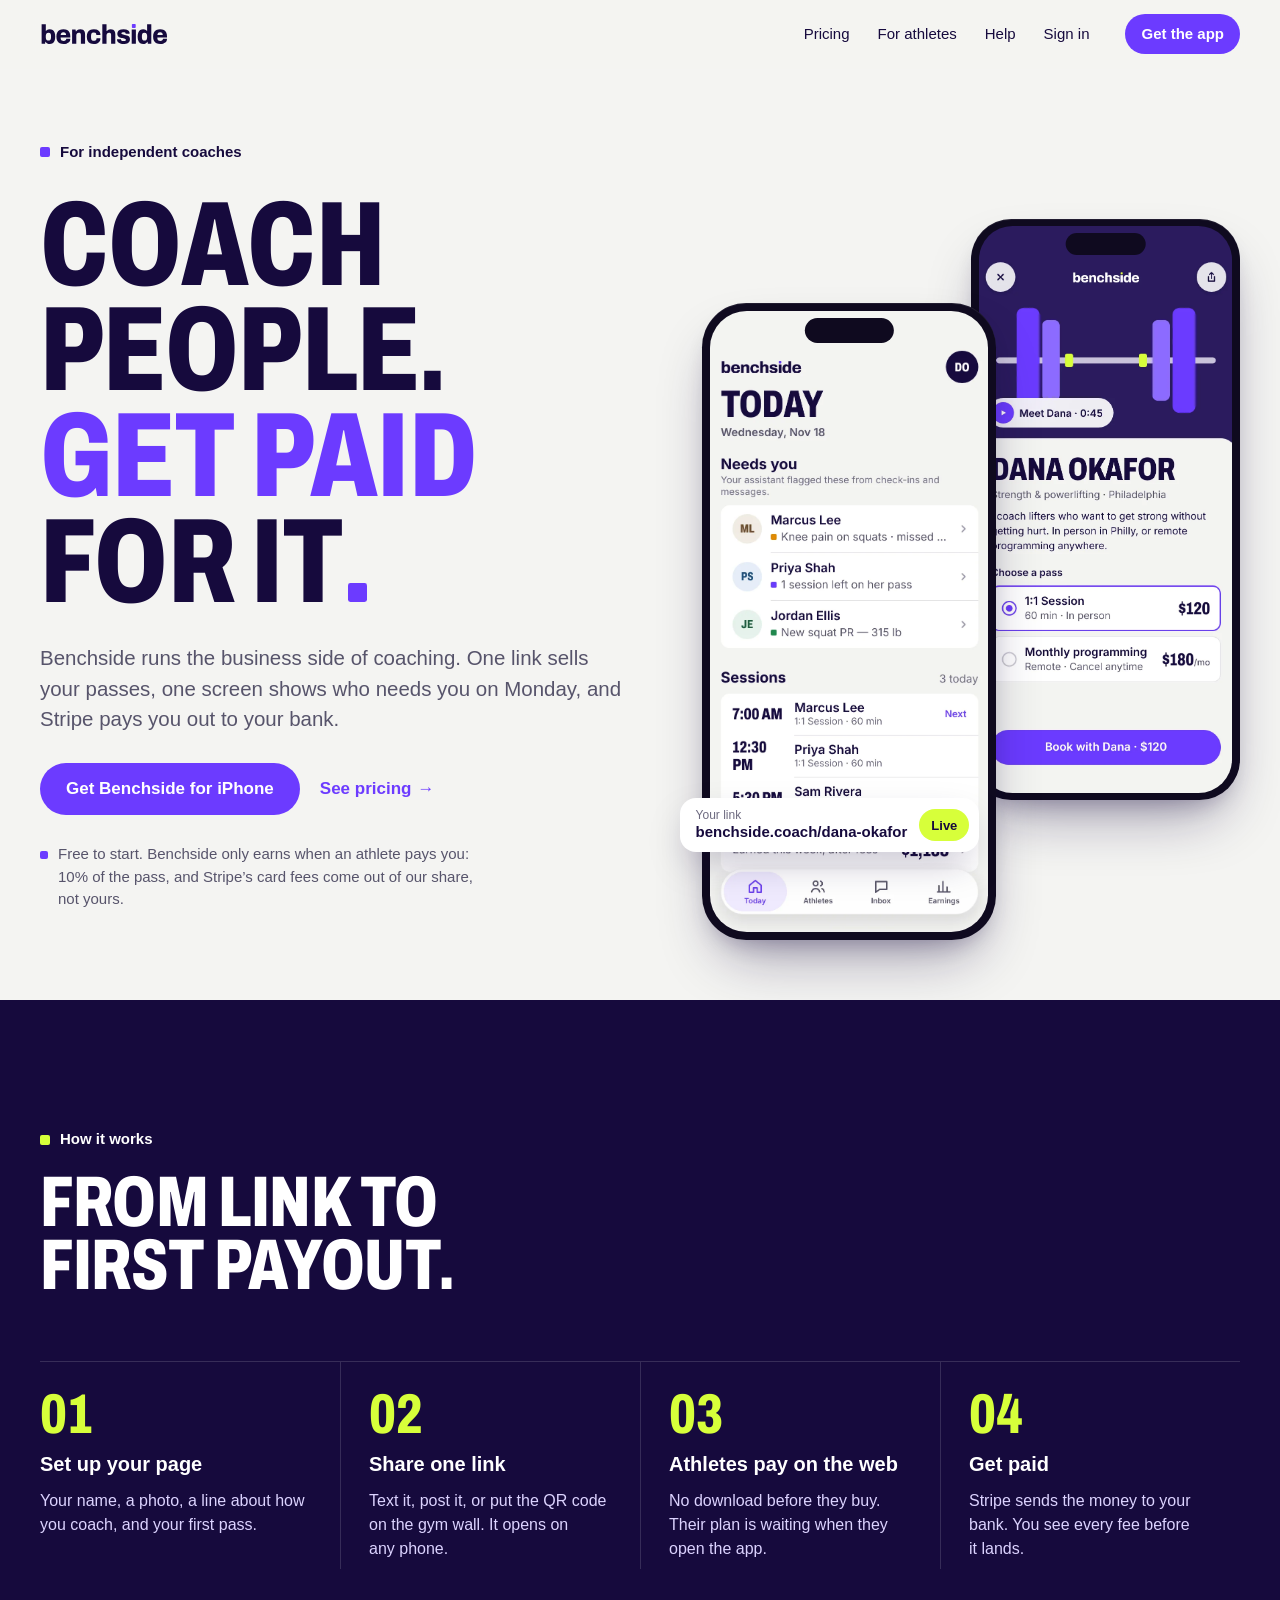
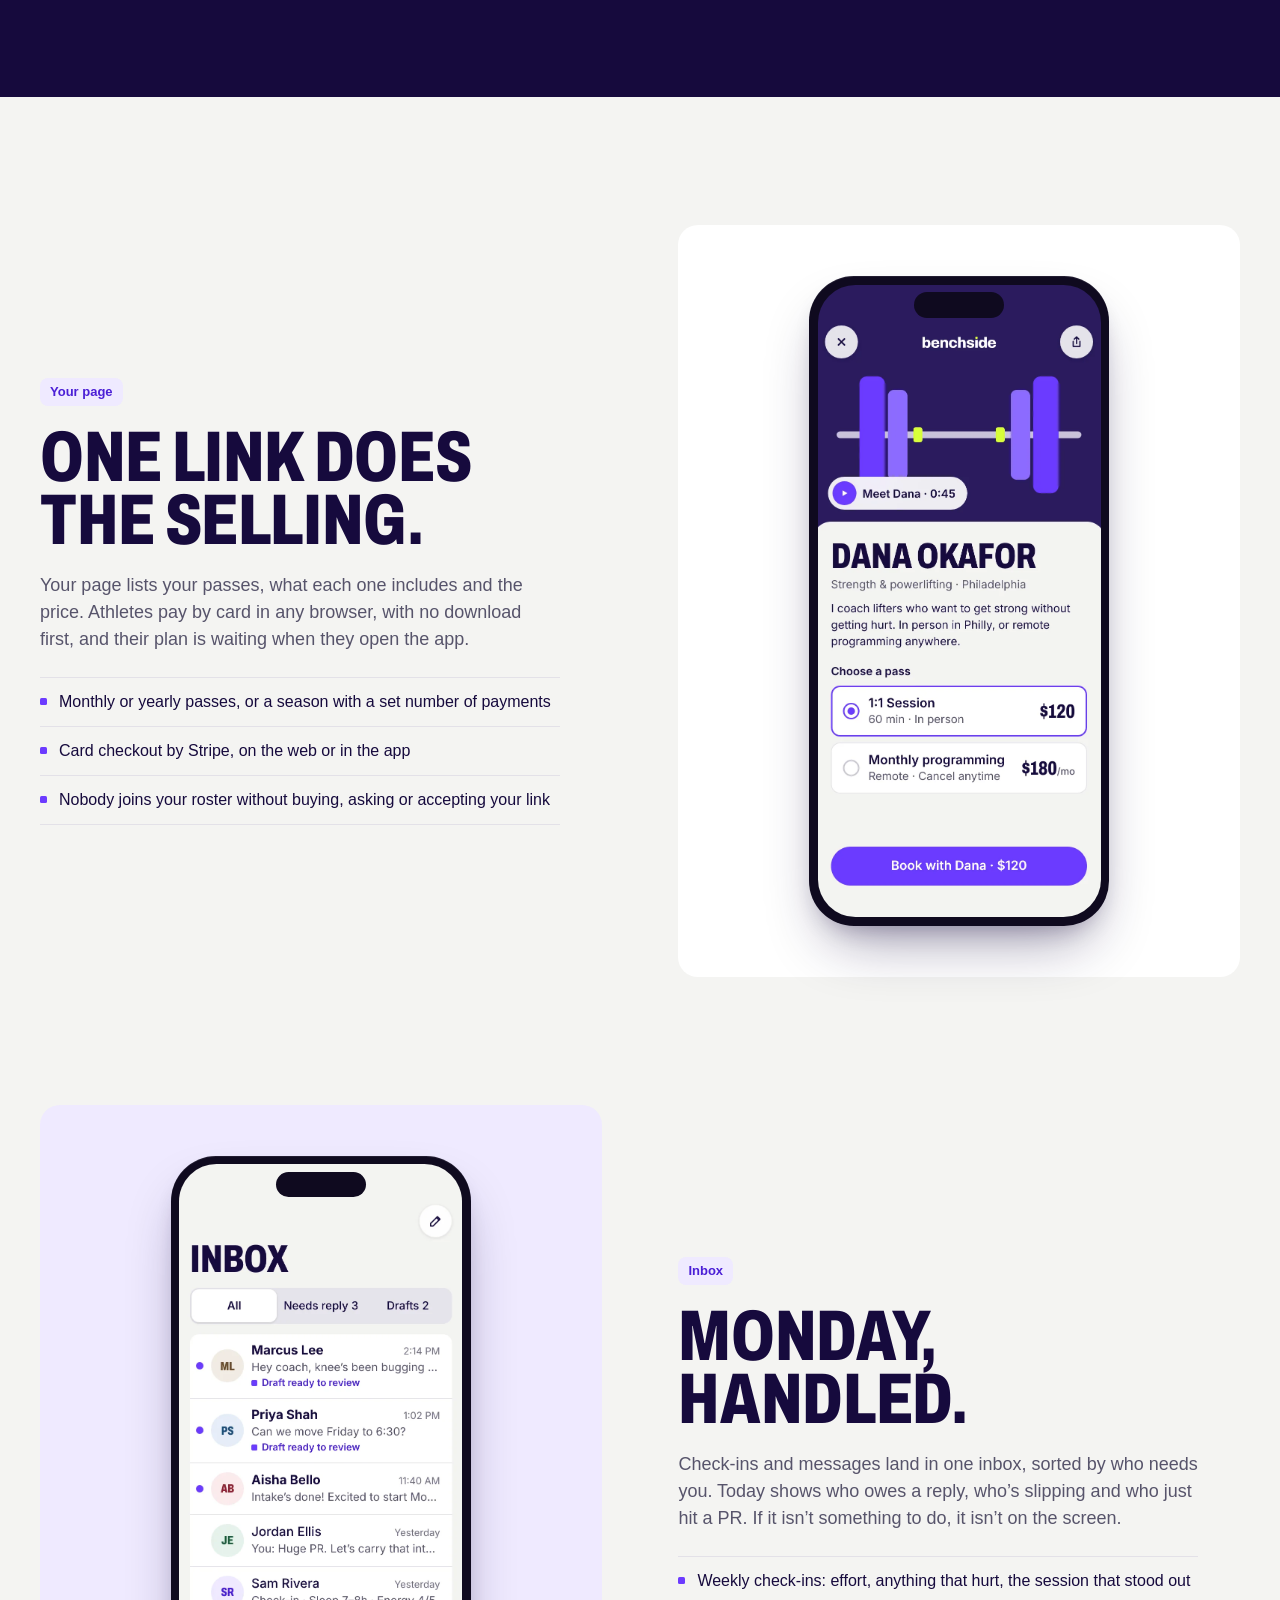
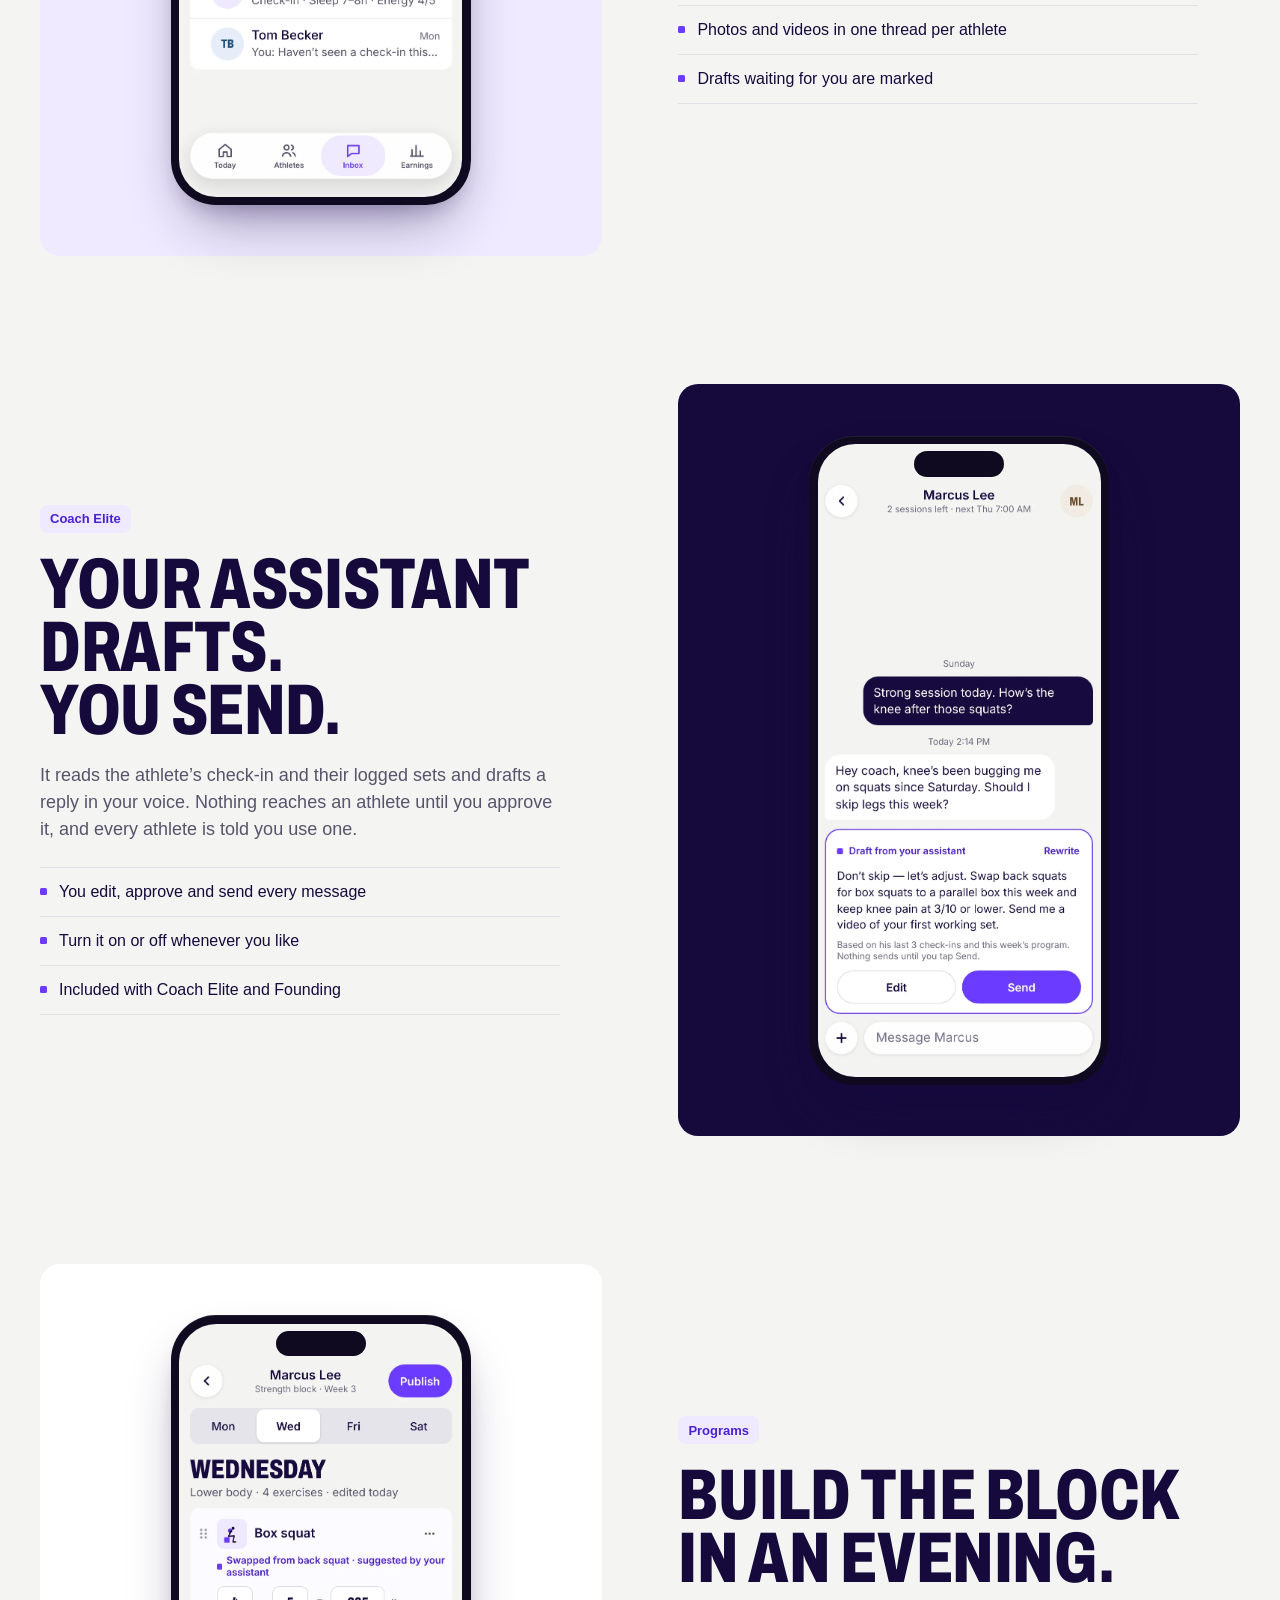
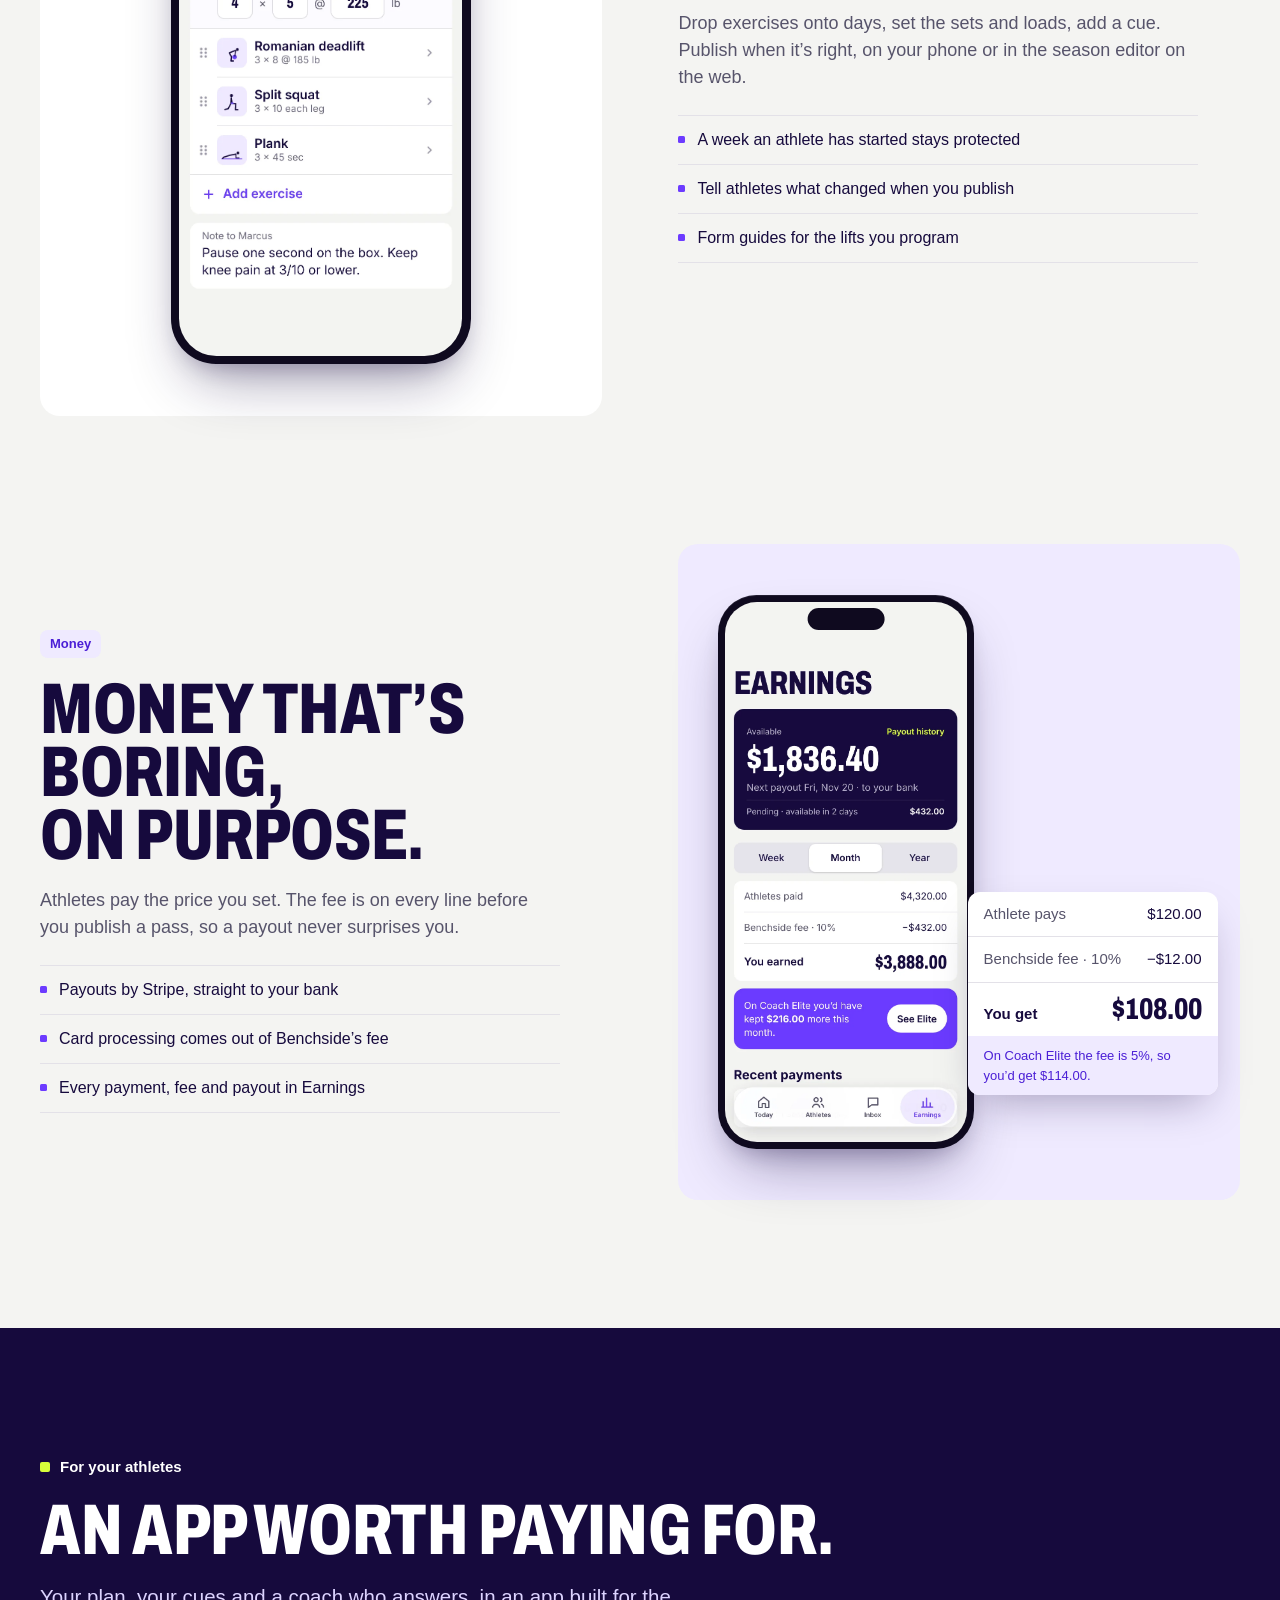
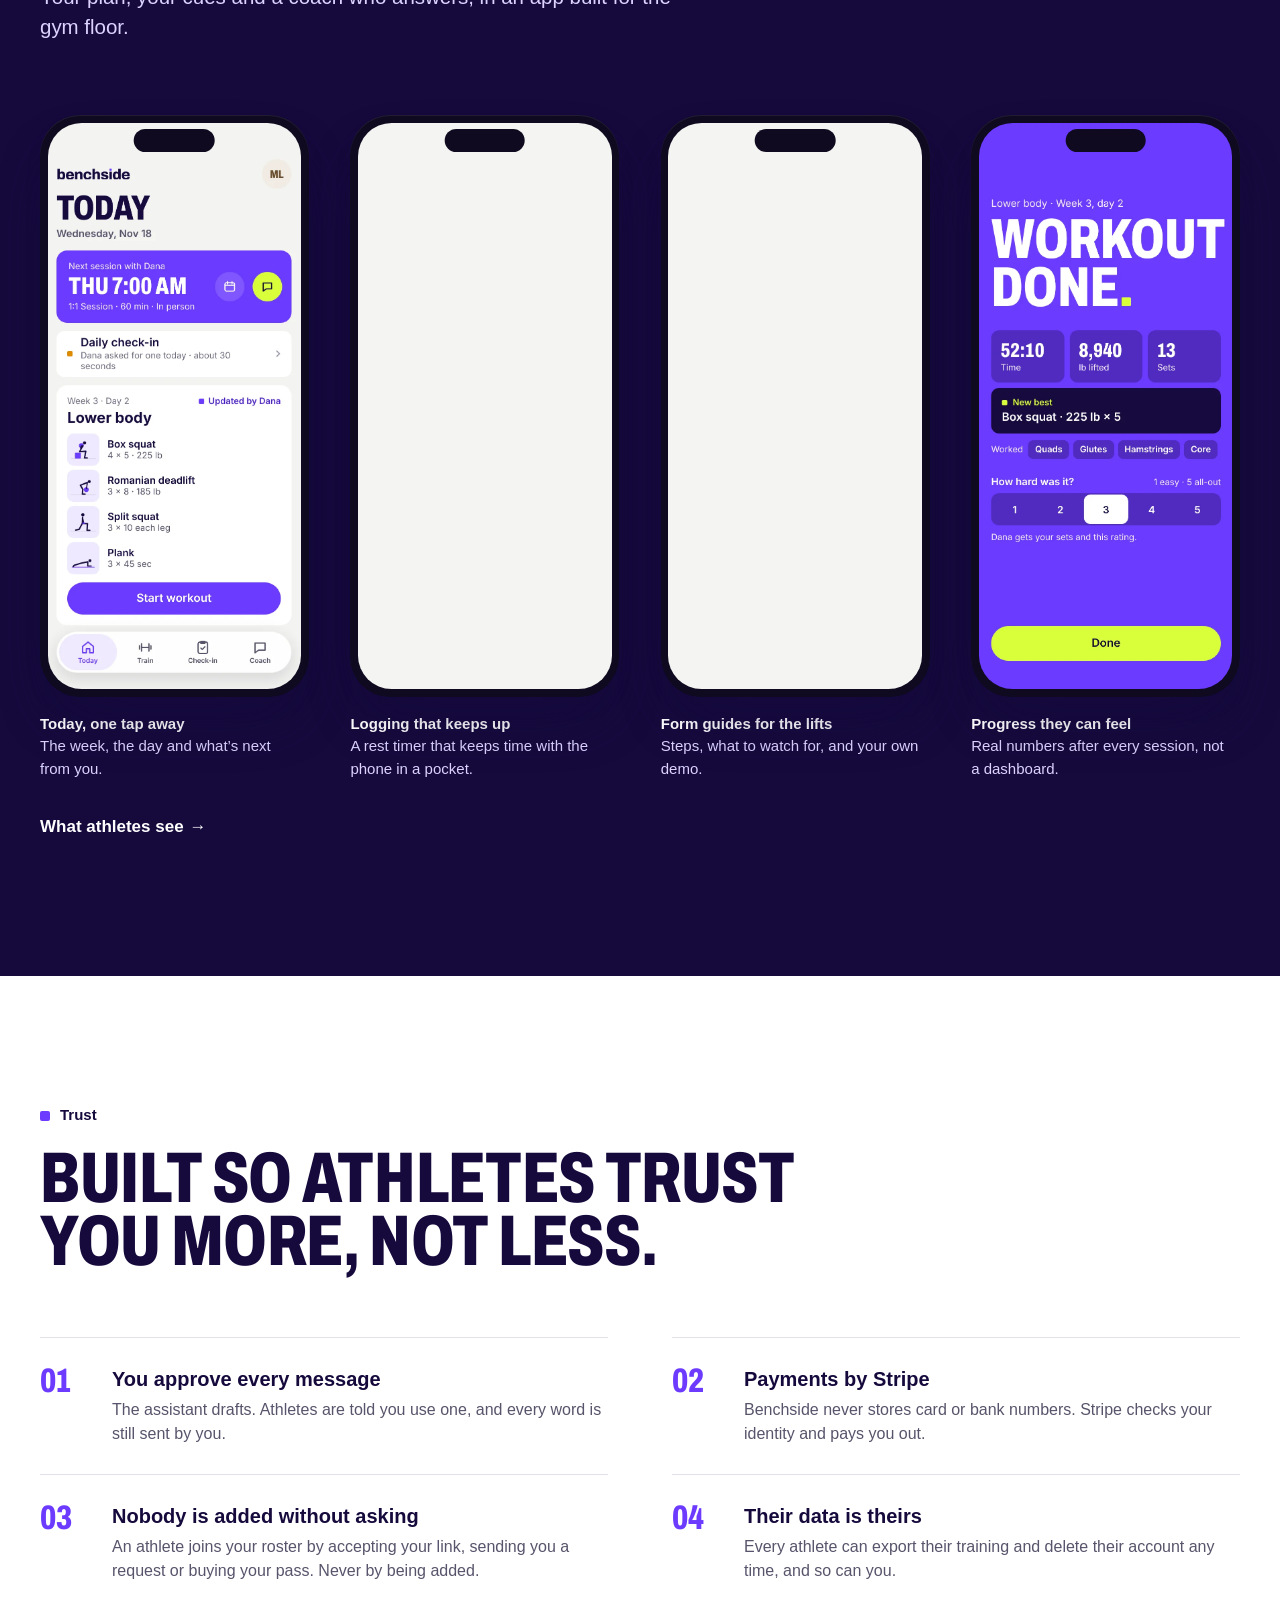
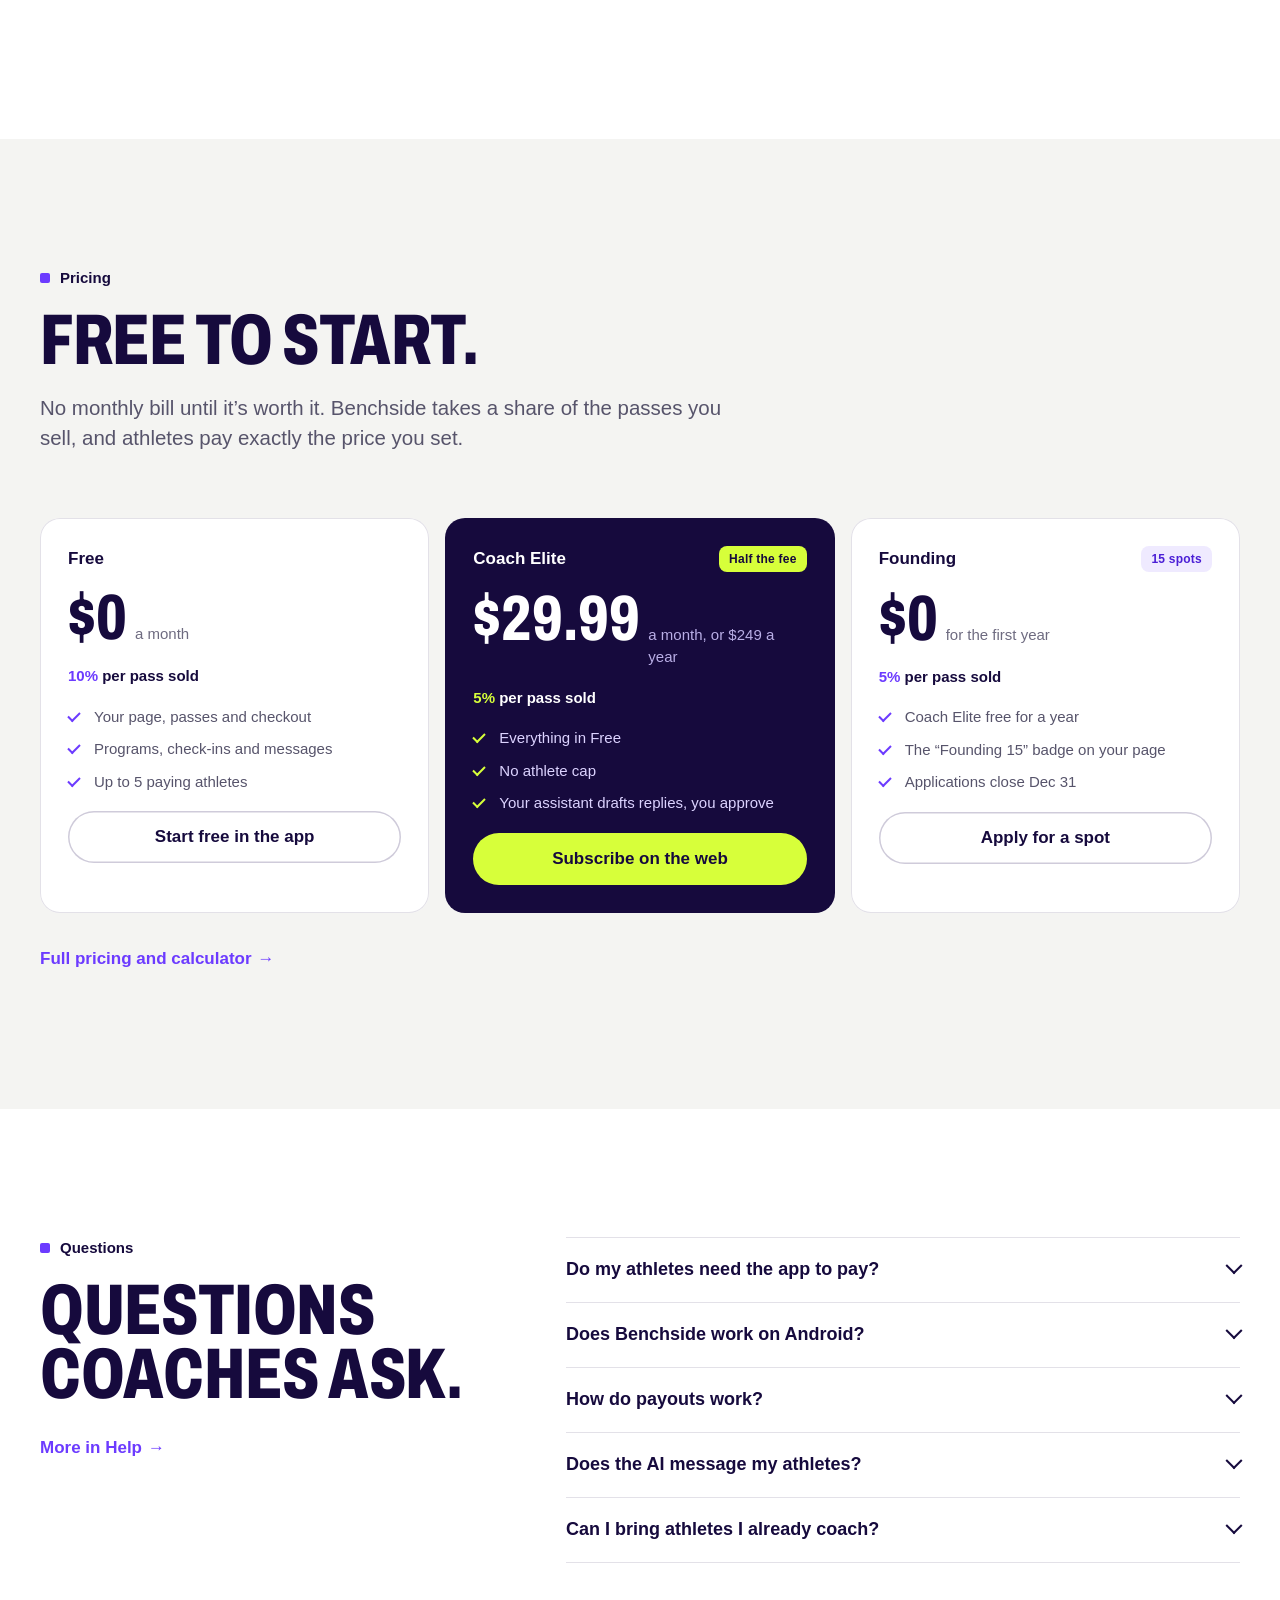
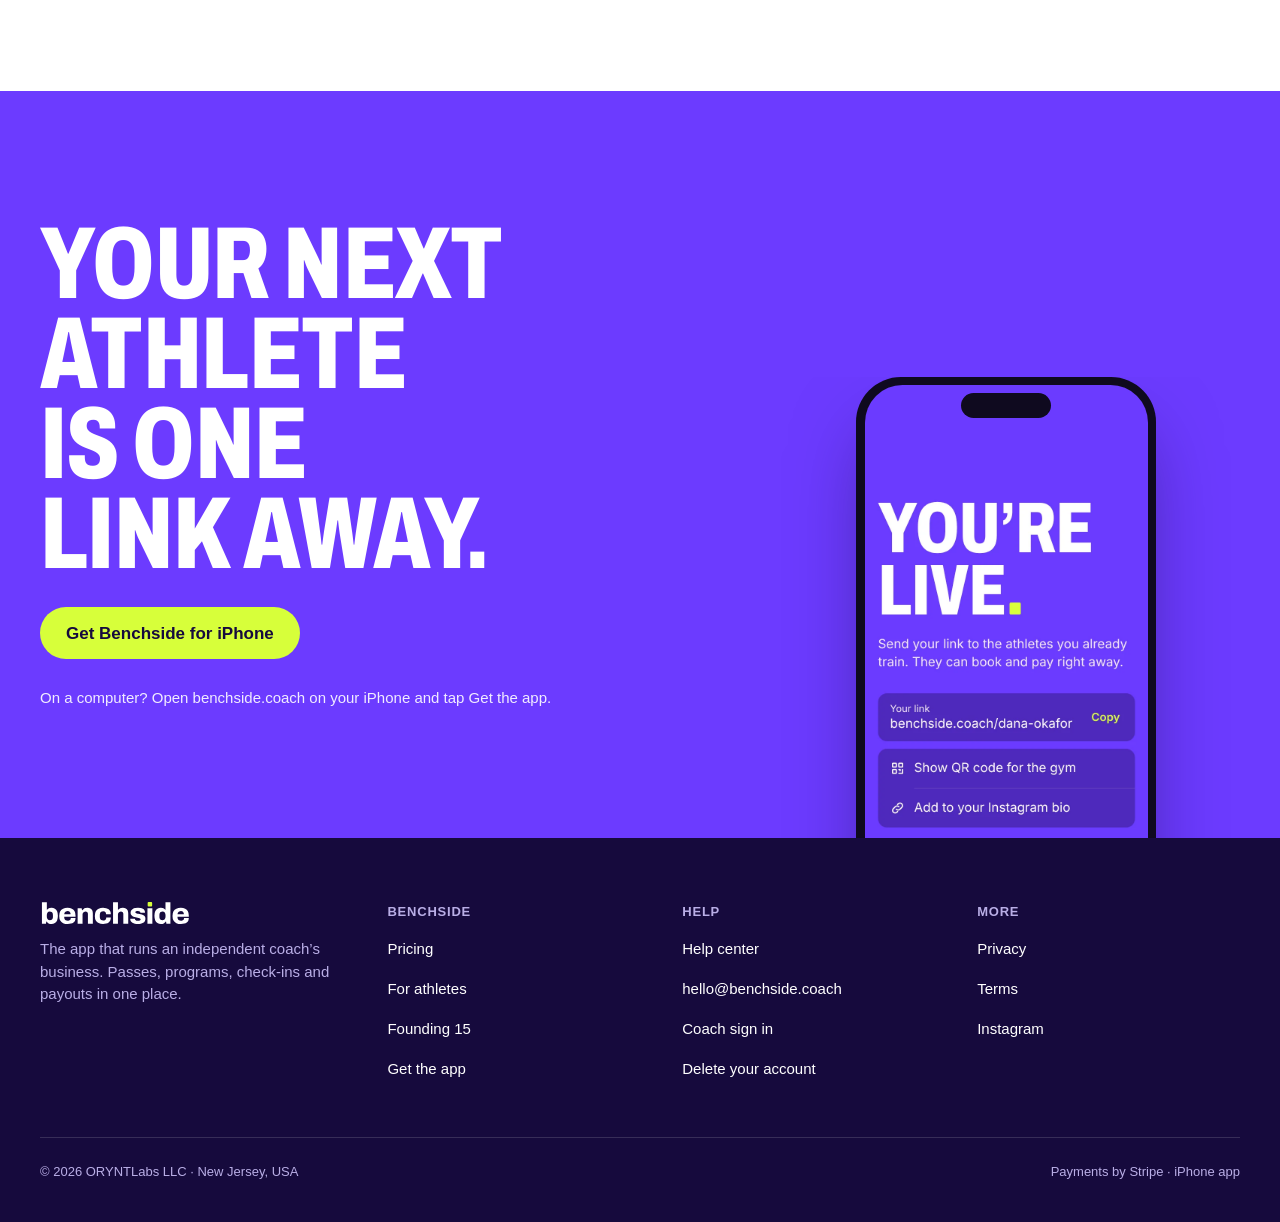
<file: index.html>
<!doctype html>
<html lang="en">
<head>
<meta charset="utf-8">
<meta name="viewport" content="width=device-width, initial-scale=1, viewport-fit=cover">
<title>Benchside — Coach people. Get paid for it.</title>
<meta name="description" content="Benchside runs an independent coach’s business from one app: a link that sells your passes, a Monday screen that shows who needs you, and Stripe payouts to your bank. Free to start.">
<link rel="canonical" href="https://benchside.coach/">
<meta name="theme-color" content="#F4F4F2">
<meta name="apple-itunes-app" content="app-id=6779058450">
<meta property="og:type" content="website">
<meta property="og:site_name" content="Benchside">
<meta property="og:url" content="https://benchside.coach/">
<meta property="og:title" content="Benchside — Coach people. Get paid for it.">
<meta property="og:description" content="Benchside runs an independent coach’s business from one app: a link that sells your passes, a Monday screen that shows who needs you, and Stripe payouts to your bank. Free to start.">
<meta property="og:image" content="https://benchside.coach/og-image.png">
<meta property="og:image:width" content="1200">
<meta property="og:image:height" content="630">
<meta property="og:image:alt" content="Benchside: coach people, get paid for it">
<meta name="twitter:card" content="summary_large_image">
<meta name="twitter:title" content="Benchside — Coach people. Get paid for it.">
<meta name="twitter:description" content="Benchside runs an independent coach’s business from one app: a link that sells your passes, a Monday screen that shows who needs you, and Stripe payouts to your bank. Free to start.">
<meta name="twitter:image" content="https://benchside.coach/og-image.png">
<link rel="icon" href="/favicon.svg" type="image/svg+xml">
<link rel="icon" href="/favicon-32.png" sizes="32x32" type="image/png">
<link rel="apple-touch-icon" href="/apple-touch-icon.png">
<link rel="manifest" href="/site.webmanifest">
<link rel="preload" href="/assets/fonts/archivo-var.woff2" as="font" type="font/woff2" crossorigin>
<link rel="stylesheet" href="/assets/site.css?v=20261029">
<script>document.documentElement.classList.add("js")</script>
<script src="/assets/site.js?v=20261029" defer></script>
</head>
<body>
<a class="skip" href="#main">Skip to content</a>
<header class="site-header">
  <div class="wrap">
    <a class="brand" href="/" aria-label="Benchside home"><img src="/assets/brand/wordmark.svg" alt="Benchside" width="128" height="19"></a>
    <nav class="nav" aria-label="Main"><a href="/pricing">Pricing</a><a href="/athletes">For athletes</a><a href="/support">Help</a><a class="signin" href="https://benchside.coach/coach">Sign in</a></nav>
    <div class="header-cta">
      <a class="btn btn-primary btn-sm" href="https://apps.apple.com/app/id6779058450">Get the app</a>
      <button class="menu-btn" type="button" aria-expanded="false" aria-controls="mobile-nav" aria-label="Open menu">
        <svg width="22" height="22" viewBox="0 0 24 24" fill="none" stroke="currentColor" stroke-width="2.2" stroke-linecap="round" aria-hidden="true"><path d="M4 8h16M4 16h16"/></svg>
      </button>
    </div>
  </div>
  <nav class="mobile-nav" id="mobile-nav" aria-label="Main">
    <a href="/pricing">Pricing<span aria-hidden="true">→</span></a><a href="/athletes">For athletes<span aria-hidden="true">→</span></a><a href="/support">Help<span aria-hidden="true">→</span></a><a href="https://benchside.coach/coach">Coach sign in<span aria-hidden="true">→</span></a>
    <a class="btn btn-primary" href="https://apps.apple.com/app/id6779058450">Get Benchside for iPhone</a>
  </nav>
</header>
<main id="main">
<section class="hero">
  <div class="wrap">
    <div class="hero-copy">
      <span class="kicker">For independent coaches</span>
      <h1 class="display">Coach people.<br><span class="violet">Get paid</span><br>for it<span class="dot v" aria-hidden="true"></span></h1>
      <p class="lede">Benchside runs the business side of coaching. One link sells your passes, one screen shows who needs you on Monday, and Stripe pays you out to your bank.</p>
      <div class="hero-actions">
        <a class="btn btn-primary" href="https://apps.apple.com/app/id6779058450">Get Benchside for iPhone</a>
        <a class="link-arrow" href="/pricing">See pricing</a>
      </div>
      <p class="hero-note">Free to start. Benchside only earns when an athlete pays you: 10% of the pass, and Stripe’s card fees come out of our share, not yours.</p>
    </div>
    <div class="hero-art" aria-label="The Benchside app" role="img">
      <div class="phone back"><img src="/assets/screens/coach-page.webp" width="780" height="1688" alt="A coach’s Benchside page with two passes and a Book button" decoding="async" fetchpriority="high"></div>
      <div class="phone front"><img src="/assets/screens/coach-today.webp" width="780" height="1688" alt="The coach’s Today screen: athletes who need a reply, today’s sessions and this week’s earnings" decoding="async" fetchpriority="high"></div>
      <div class="link-chip" aria-hidden="true">
        <div class="lc-text"><span>Your link</span><span>benchside.coach/dana-okafor</span></div>
        <span class="lc-tag">Live</span>
      </div>
    </div>
  </div>
</section>
<section class="on-deep pad">
  <div class="wrap">
    <div class="section-head reveal">
      <span class="kicker">How it works</span>
      <h2 class="display d-l">From link to first payout.</h2>
    </div>
    <ol class="steps reveal" style="list-style:none;margin:0;padding:0">
      <li class="step"><span class="num" aria-hidden="true">01</span><h3>Set up your page</h3><p>Your name, a photo, a line about how you coach, and your first pass.</p></li>
      <li class="step"><span class="num" aria-hidden="true">02</span><h3>Share one link</h3><p>Text it, post it, or put the QR code on the gym wall. It opens on any phone.</p></li>
      <li class="step"><span class="num" aria-hidden="true">03</span><h3>Athletes pay on the web</h3><p>No download before they buy. Their plan is waiting when they open the app.</p></li>
      <li class="step"><span class="num" aria-hidden="true">04</span><h3>Get paid</h3><p>Stripe sends the money to your bank. You see every fee before it lands.</p></li>
    </ol>
  </div>
</section>
<section class="pad">
  <div class="wrap">
    <div class="feature">
      <div class="feature-copy reveal">
        <span class="tag">Your page</span>
        <h2 class="display d-l">One link does the selling.</h2>
        <p>Your page lists your passes, what each one includes and the price. Athletes pay by card in any browser, with no download first, and their plan is waiting when they open the app.</p>
        <ul class="facts"><li>Monthly or yearly passes, or a season with a set number of payments</li><li>Card checkout by Stripe, on the web or in the app</li><li>Nobody joins your roster without buying, asking or accepting your link</li></ul>
      </div>
      <div class="feature-art  reveal"><div class="phone "><img src="/assets/screens/coach-page.webp" width="780" height="1688" alt="A coach’s Benchside page with passes and prices" decoding="async" loading="lazy"></div></div>
    </div>
    <div class="feature flip">
      <div class="feature-copy reveal">
        <span class="tag">Inbox</span>
        <h2 class="display d-l">Monday, handled.</h2>
        <p>Check-ins and messages land in one inbox, sorted by who needs you. Today shows who owes a reply, who’s slipping and who just hit a PR. If it isn’t something to do, it isn’t on the screen.</p>
        <ul class="facts"><li>Weekly check-ins: effort, anything that hurt, the session that stood out</li><li>Photos and videos in one thread per athlete</li><li>Drafts waiting for you are marked</li></ul>
      </div>
      <div class="feature-art soft reveal"><div class="phone "><img src="/assets/screens/coach-inbox.webp" width="780" height="1688" alt="The coach’s inbox, with drafts ready to review" decoding="async" loading="lazy"></div></div>
    </div>
    <div class="feature">
      <div class="feature-copy reveal">
        <span class="tag">Coach Elite</span>
        <h2 class="display d-l">Your assistant drafts. You send.</h2>
        <p>It reads the athlete’s check-in and their logged sets and drafts a reply in your voice. Nothing reaches an athlete until you approve it, and every athlete is told you use one.</p>
        <ul class="facts"><li>You edit, approve and send every message</li><li>Turn it on or off whenever you like</li><li>Included with Coach Elite and Founding</li></ul>
      </div>
      <div class="feature-art deep reveal"><div class="phone "><img src="/assets/screens/coach-assistant.webp" width="780" height="1688" alt="A chat with an athlete and a reply drafted by the assistant, waiting for the coach" decoding="async" loading="lazy"></div></div>
    </div>
    <div class="feature flip">
      <div class="feature-copy reveal">
        <span class="tag">Programs</span>
        <h2 class="display d-l">Build the block in an evening.</h2>
        <p>Drop exercises onto days, set the sets and loads, add a cue. Publish when it’s right, on your phone or in the season editor on the web.</p>
        <ul class="facts"><li>A week an athlete has started stays protected</li><li>Tell athletes what changed when you publish</li><li>Form guides for the lifts you program</li></ul>
      </div>
      <div class="feature-art  reveal"><div class="phone "><img src="/assets/screens/coach-program.webp" width="780" height="1688" alt="The program builder showing a Wednesday lower-body day" decoding="async" loading="lazy"></div></div>
    </div>
    <div class="feature">
      <div class="feature-copy reveal">
        <span class="tag">Money</span>
        <h2 class="display d-l">Money that’s boring, on purpose.</h2>
        <p>Athletes pay the price you set. The fee is on every line before you publish a pass, so a payout never surprises you.</p>
        <ul class="facts"><li>Payouts by Stripe, straight to your bank</li><li>Card processing comes out of Benchside’s fee</li><li>Every payment, fee and payout in Earnings</li></ul>
      </div>
      <div class="feature-art soft with-receipt reveal"><div class="phone "><img src="/assets/screens/coach-earnings.webp" width="780" height="1688" alt="Earnings: available balance, next payout and fees by month" decoding="async" loading="lazy"></div><div class="receipt" aria-label="Example: a $120 pass on the free plan">
        <div class="r-row"><span>Athlete pays</span><span>$120.00</span></div>
        <div class="r-row"><span>Benchside fee · 10%</span><span>−$12.00</span></div>
        <div class="r-row r-total"><span>You get</span><span class="num">$108.00</span></div>
        <div class="r-elite">On Coach Elite the fee is 5%, so you’d get $114.00.</div>
      </div></div>
    </div>
  </div>
</section>
<section class="on-deep pad">
  <div class="wrap">
    <div class="section-head reveal">
      <span class="kicker">For your athletes</span>
      <h2 class="display d-l">An app worth paying for.</h2>
      <p class="lede">Your plan, your cues and a coach who answers, in an app built for the gym floor.</p>
    </div>
    <div class="screens-row reveal" role="region" aria-label="Athlete app screens, scroll sideways" tabindex="0">
      <figure><div class="phone "><img src="/assets/screens/athlete-today.webp" width="780" height="1688" alt="The athlete’s Today screen with the next session and a check-in" decoding="async" loading="lazy"></div><figcaption><b>Today, one tap away</b>The week, the day and what’s next from you.</figcaption></figure>
      <figure><div class="phone "><img src="/assets/screens/athlete-workout.webp" width="780" height="1688" alt="Logging sets during a box squat with a rest timer running" decoding="async" loading="lazy"></div><figcaption><b>Logging that keeps up</b>A rest timer that keeps time with the phone in a pocket.</figcaption></figure>
      <figure><div class="phone "><img src="/assets/screens/athlete-form-guide.webp" width="780" height="1688" alt="A form guide for the box squat with steps and what to watch for" decoding="async" loading="lazy"></div><figcaption><b>Form guides for the lifts</b>Steps, what to watch for, and your own demo.</figcaption></figure>
      <figure><div class="phone "><img src="/assets/screens/athlete-done.webp" width="780" height="1688" alt="Workout done: time, pounds lifted, sets and a new best" decoding="async" loading="lazy"></div><figcaption><b>Progress they can feel</b>Real numbers after every session, not a dashboard.</figcaption></figure>
    </div>
    <a class="link-arrow" href="/athletes">What athletes see</a>
  </div>
</section>
<section class="on-paper pad">
  <div class="wrap">
    <div class="section-head reveal">
      <span class="kicker">Trust</span>
      <h2 class="display d-l">Built so athletes trust you more, not less.</h2>
    </div>
    <ol class="trust reveal">
      <li><div><h3>You approve every message</h3><p>The assistant drafts. Athletes are told you use one, and every word is still sent by you.</p></div></li>
      <li><div><h3>Payments by Stripe</h3><p>Benchside never stores card or bank numbers. Stripe checks your identity and pays you out.</p></div></li>
      <li><div><h3>Nobody is added without asking</h3><p>An athlete joins your roster by accepting your link, sending you a request or buying your pass. Never by being added.</p></div></li>
      <li><div><h3>Their data is theirs</h3><p>Every athlete can export their training and delete their account any time, and so can you.</p></div></li>
    </ol>
  </div>
</section>
<section class="pad">
  <div class="wrap">
    <div class="section-head reveal">
      <span class="kicker">Pricing</span>
      <h2 class="display d-l">Free to start.</h2>
      <p class="lede">No monthly bill until it’s worth it. Benchside takes a share of the passes you sell, and athletes pay exactly the price you set.</p>
    </div>
    <div class="reveal"><div class="plans">
  <article class="plan">
    <div class="plan-name">Free</div>
    <div class="price"><span class="num">$0</span><span>a month</span></div>
    <div class="fee"><b>10%</b> per pass sold</div>
    <ul><li>Your page, passes and checkout</li><li>Programs, check-ins and messages</li><li>Up to 5 paying athletes</li></ul>
    <a class="btn btn-ghost" href="https://apps.apple.com/app/id6779058450">Start free in the app</a>
  </article>
  <article class="plan featured">
    <div class="plan-name">Coach Elite <span class="badge">Half the fee</span></div>
    <div class="price"><span class="num">$29.99</span><span>a month, or $249 a year</span></div>
    <div class="fee"><b>5%</b> per pass sold</div>
    <ul><li>Everything in Free</li><li>No athlete cap</li><li>Your assistant drafts replies, you approve</li></ul>
    <a class="btn btn-lime" href="https://benchside.coach/coach">Subscribe on the web</a>
  </article>
  <article class="plan">
    <div class="plan-name">Founding <span class="badge">15 spots</span></div>
    <div class="price"><span class="num">$0</span><span>for the first year</span></div>
    <div class="fee"><b>5%</b> per pass sold</div>
    <ul><li>Coach Elite free for a year</li><li>The “Founding 15” badge on your page</li><li>Applications close Dec 31</li></ul>
    <a class="btn btn-ghost" href="https://benchside.coach/founding">Apply for a spot</a>
  </article>
</div></div>
    <p style="margin-top:24px"><a class="link-arrow" href="/pricing">Full pricing and calculator</a></p>
  </div>
</section>
<section class="on-paper pad">
  <div class="wrap faq-grid">
    <div class="section-head reveal" style="margin:0">
      <span class="kicker">Questions</span>
      <h2 class="display d-l">Questions coaches ask.</h2>
      <a class="link-arrow" href="/support">More in Help</a>
    </div>
    <div class="reveal"><div class="faq"><details><summary>Do my athletes need the app to pay?</summary><div class="answer"><p>No. They pay on your page in any browser, then get the app to train. Their plan is waiting when they sign in with the same email.</p></div></details><details><summary>Does Benchside work on Android?</summary><div class="answer"><p>Benchside is an iPhone app today. There is no Android app yet, so an athlete needs an iPhone to train with you. Buying a pass works in any browser.</p></div></details><details><summary>How do payouts work?</summary><div class="answer"><p>Payments run on Stripe. You connect a bank once, inside the app, and Stripe sends your payouts to it. Athletes can’t buy a pass until Stripe says your account can take charges.</p></div></details><details><summary>Does the AI message my athletes?</summary><div class="answer"><p>Never on its own. With Coach Elite it drafts a reply from the check-in and the logged sets; you edit, approve and send.</p></div></details><details><summary>Can I bring athletes I already coach?</summary><div class="answer"><p>Yes. Send them your link. They buy a pass on your page and their plan is ready in the app.</p></div></details></div></div>
  </div>
</section>
<section class="final on-violet pad">
  <div class="wrap">
    <div class="final-copy">
      <h2 class="display d-xl">Your next athlete is one link away.</h2>
      <a class="btn btn-lime" href="https://apps.apple.com/app/id6779058450">Get Benchside for iPhone</a>
      <p class="small" style="color:#F1ECFF">On a computer? Open benchside.coach on your iPhone and tap Get the app.</p>
    </div>
    <div class="final-art" aria-hidden="true"><div class="phone "><img src="/assets/screens/coach-live.webp" width="780" height="1688" alt="A coach’s page is live, with a link to share" decoding="async" loading="lazy"></div></div>
  </div>
</section>
</main>
<footer class="site-footer on-deep">
  <div class="wrap">
    <div class="foot-top">
      <div class="foot-brand">
        <img src="/assets/brand/wordmark-on-dark.svg" alt="Benchside" width="150" height="22" loading="lazy">
        <p>The app that runs an independent coach’s business. Passes, programs, check-ins and payouts in one place.</p>
      </div>
      <div class="foot-col">
        <h2>Benchside</h2>
        <ul>
          <li><a href="/pricing">Pricing</a></li>
          <li><a href="/athletes">For athletes</a></li>
          <li><a href="https://benchside.coach/founding">Founding 15</a></li>
          <li><a href="https://apps.apple.com/app/id6779058450">Get the app</a></li>
        </ul>
      </div>
      <div class="foot-col">
        <h2>Help</h2>
        <ul>
          <li><a href="/support">Help center</a></li>
          <li><a href="mailto:hello@benchside.coach">hello@benchside.coach</a></li>
          <li><a href="https://benchside.coach/coach">Coach sign in</a></li>
          <li><a href="https://benchside.coach/delete-account">Delete your account</a></li>
        </ul>
      </div>
      <div class="foot-col">
        <h2>More</h2>
        <ul>
          <li><a href="/privacy">Privacy</a></li>
          <li><a href="/terms">Terms</a></li>
          <li><a href="https://www.instagram.com/benchside.coach/" rel="noopener">Instagram</a></li>
        </ul>
      </div>
    </div>
    <div class="foot-bottom">
      <span>© 2026 ORYNTLabs LLC · New Jersey, USA</span>
      <span>Payments by Stripe · iPhone app</span>
    </div>
  </div>
</footer>
</body>
</html>
</file>
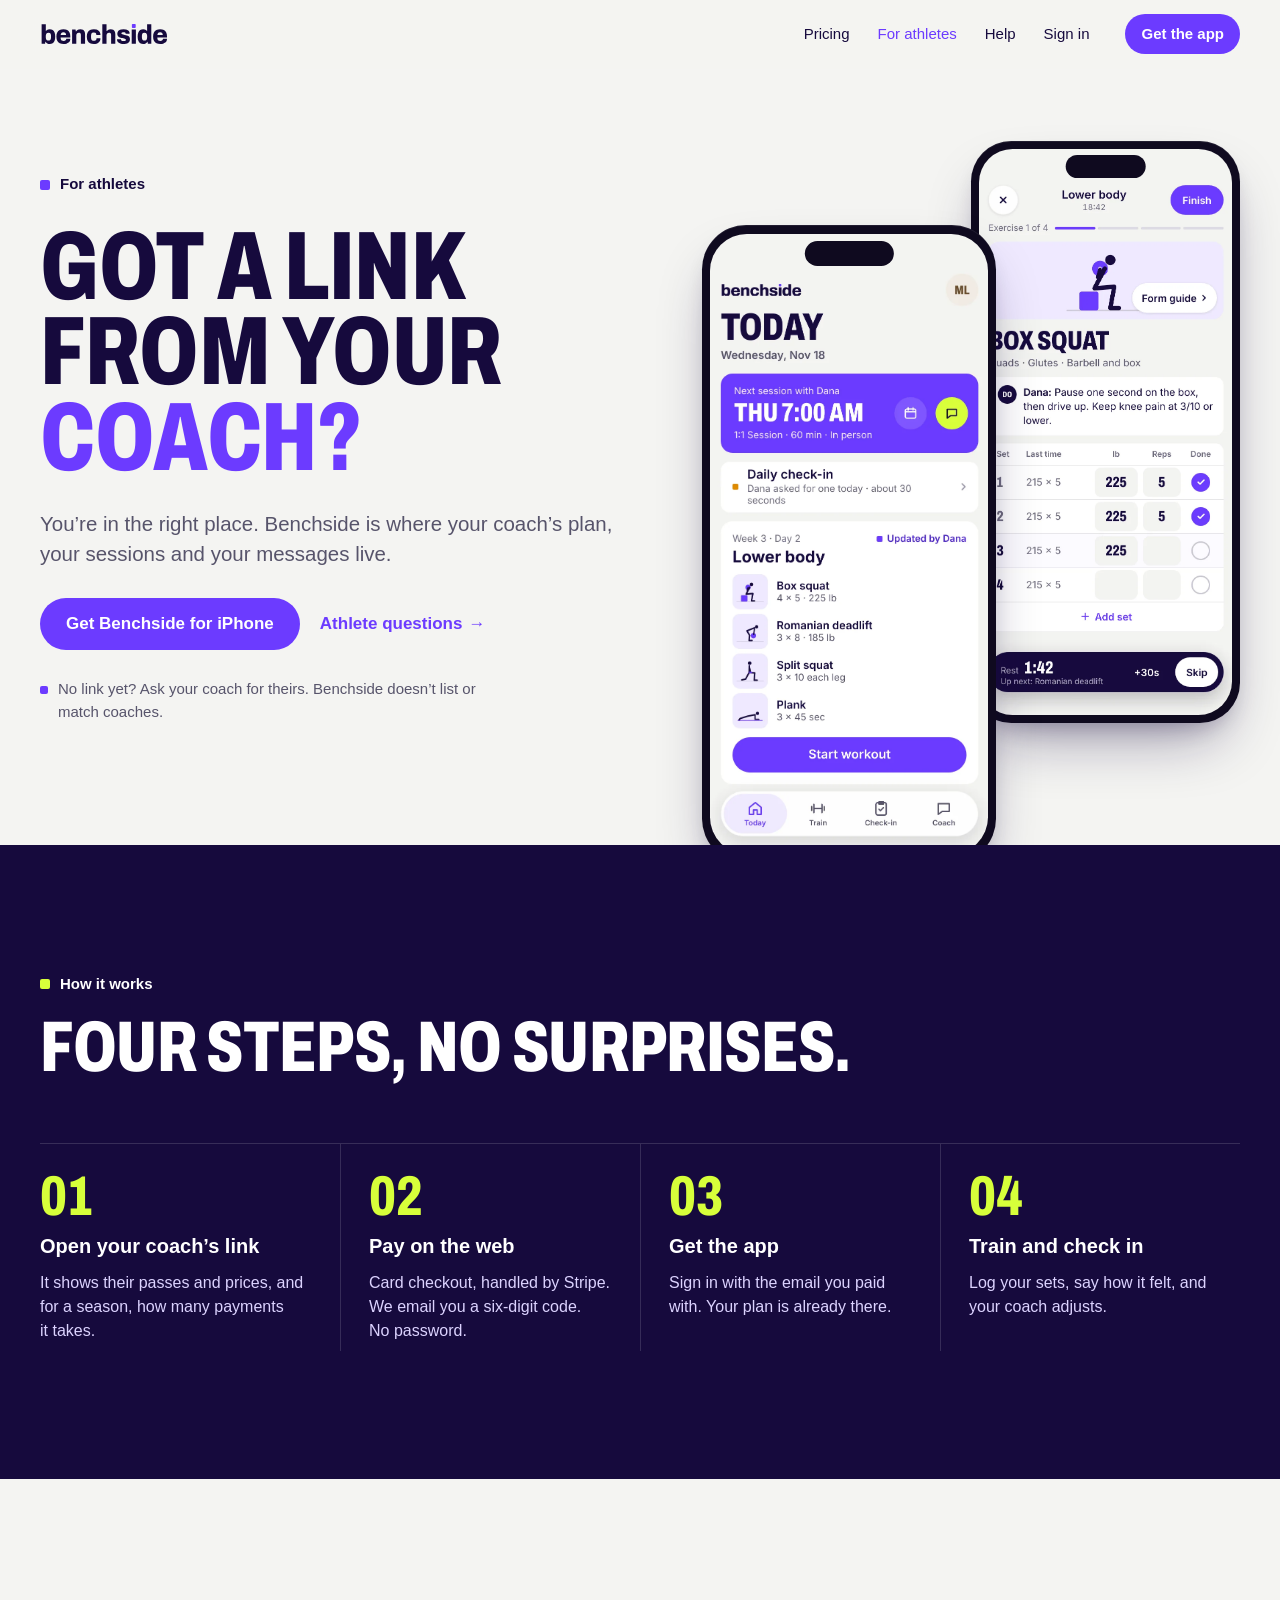
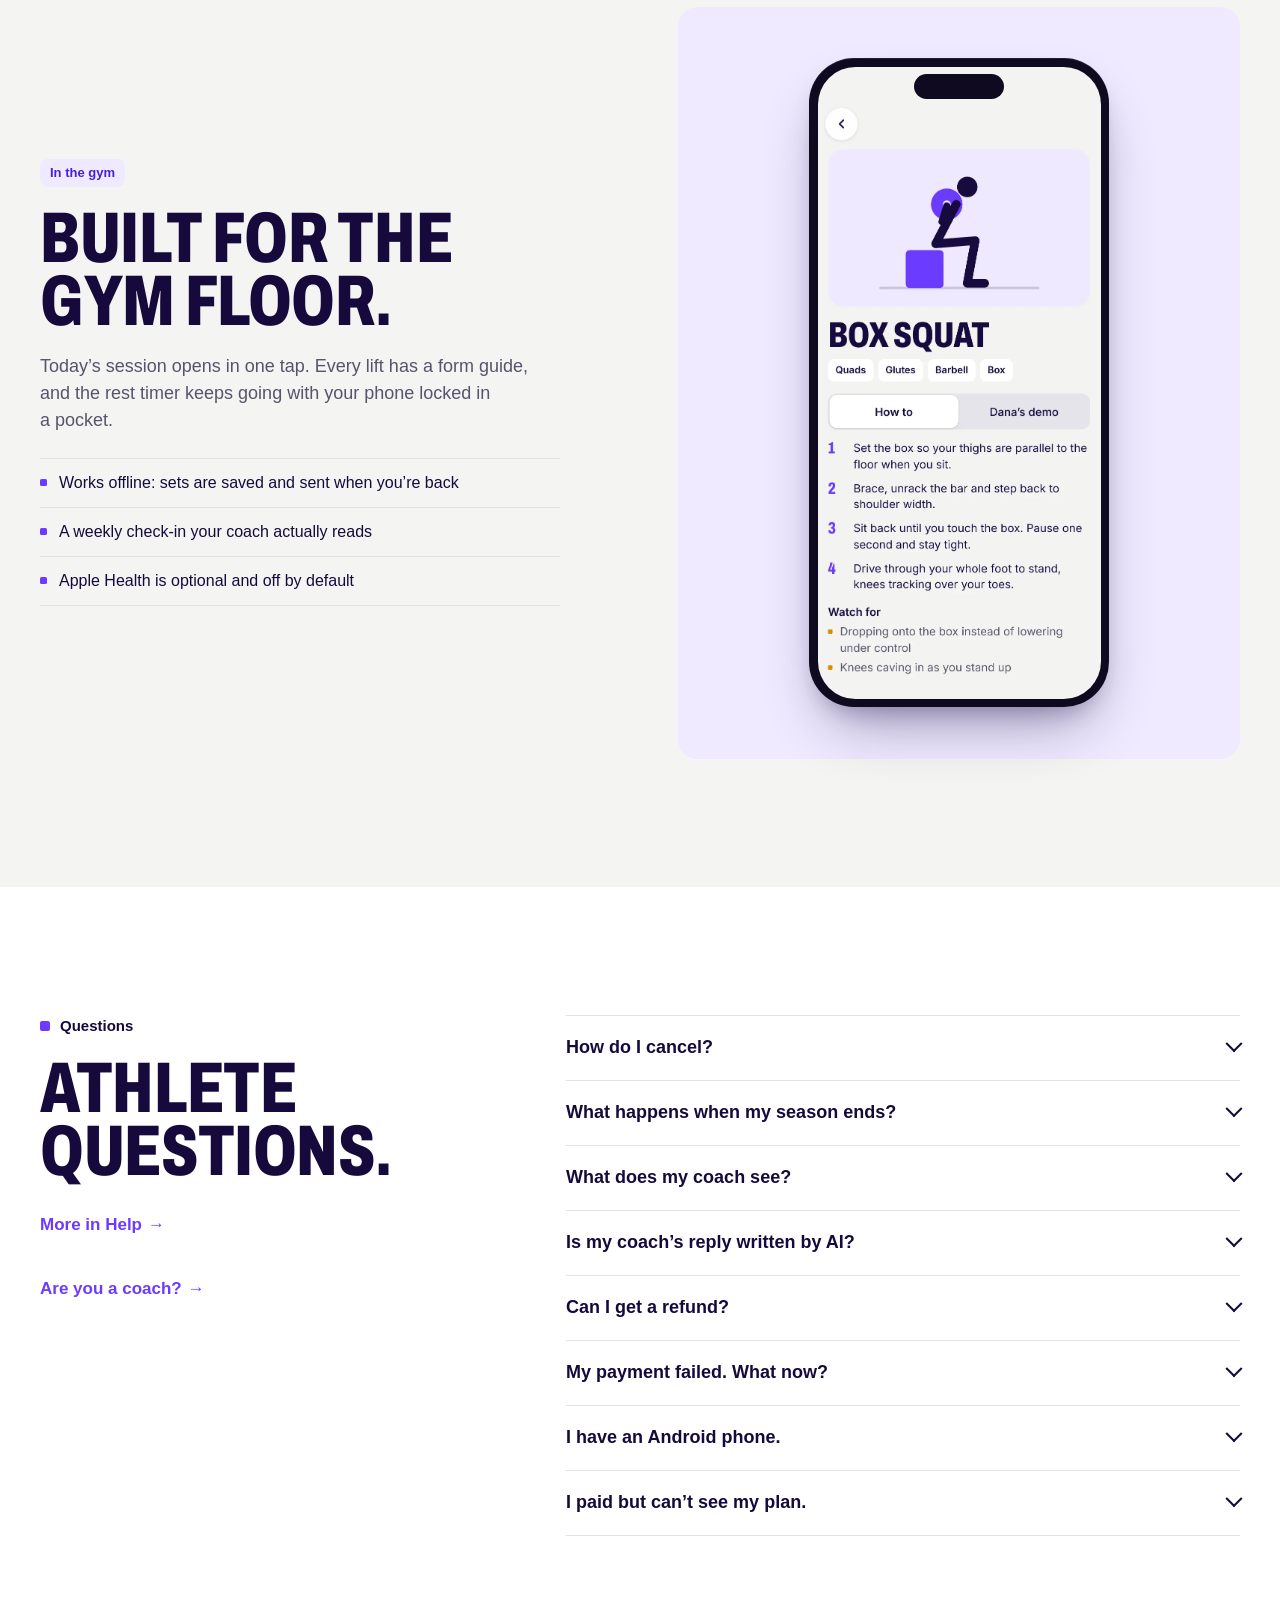
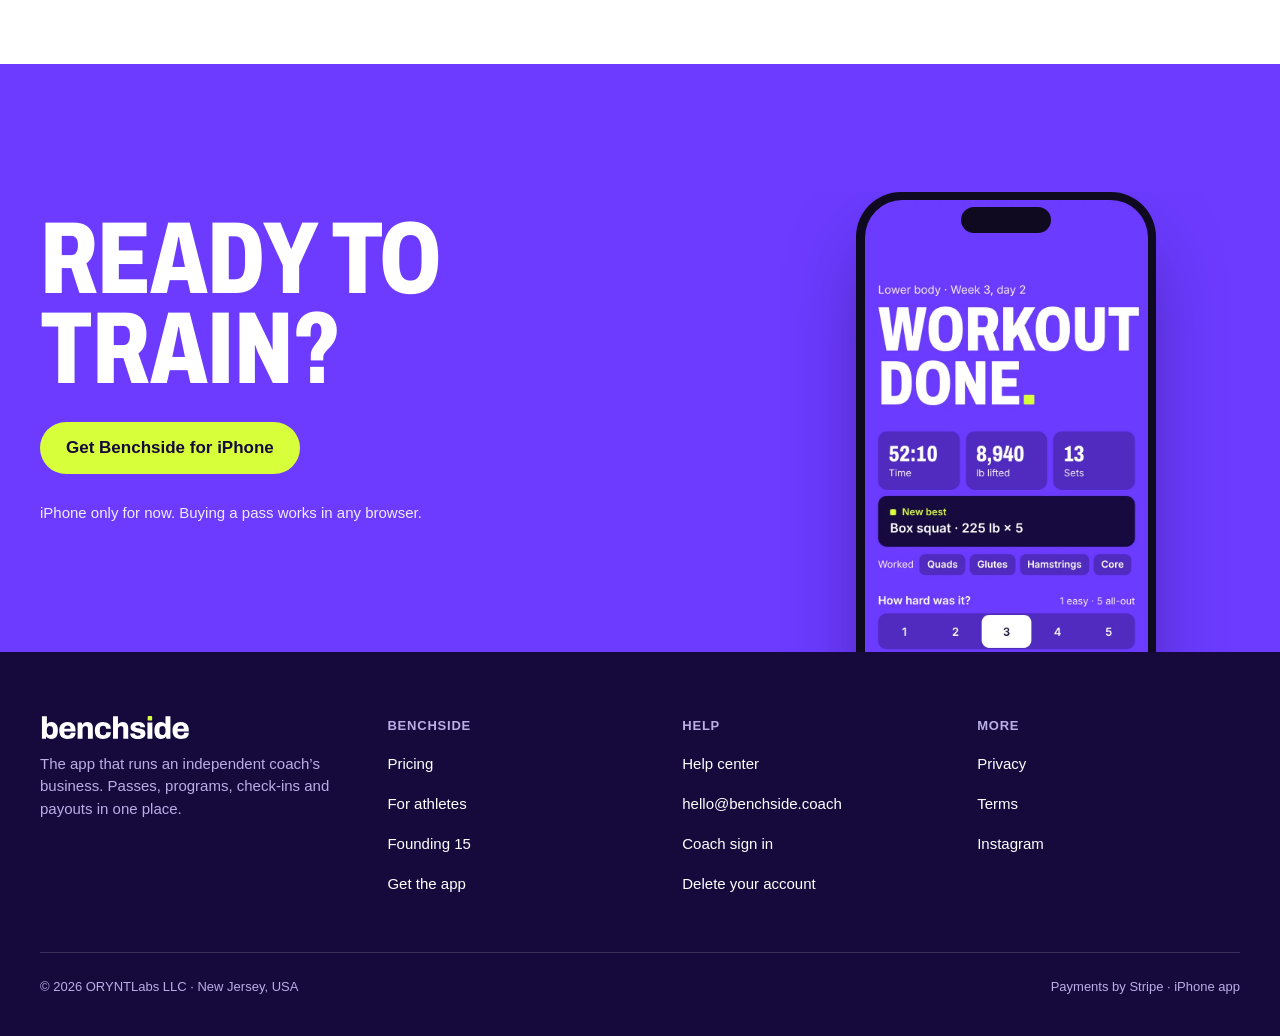
<file: athletes.html>
<!doctype html>
<html lang="en">
<head>
<meta charset="utf-8">
<meta name="viewport" content="width=device-width, initial-scale=1, viewport-fit=cover">
<title>For athletes — Benchside</title>
<meta name="description" content="Got a link from your coach? Pay on the web, get the iPhone app, and your coach’s plan is waiting. Here’s how Benchside works for athletes.">
<link rel="canonical" href="https://benchside.coach/athletes">
<meta name="theme-color" content="#F4F4F2">
<meta name="apple-itunes-app" content="app-id=6779058450">
<meta property="og:type" content="website">
<meta property="og:site_name" content="Benchside">
<meta property="og:url" content="https://benchside.coach/athletes">
<meta property="og:title" content="For athletes — Benchside">
<meta property="og:description" content="Got a link from your coach? Pay on the web, get the iPhone app, and your coach’s plan is waiting. Here’s how Benchside works for athletes.">
<meta property="og:image" content="https://benchside.coach/og-image.png">
<meta property="og:image:width" content="1200">
<meta property="og:image:height" content="630">
<meta property="og:image:alt" content="Benchside: coach people, get paid for it">
<meta name="twitter:card" content="summary_large_image">
<meta name="twitter:title" content="For athletes — Benchside">
<meta name="twitter:description" content="Got a link from your coach? Pay on the web, get the iPhone app, and your coach’s plan is waiting. Here’s how Benchside works for athletes.">
<meta name="twitter:image" content="https://benchside.coach/og-image.png">
<link rel="icon" href="/favicon.svg" type="image/svg+xml">
<link rel="icon" href="/favicon-32.png" sizes="32x32" type="image/png">
<link rel="apple-touch-icon" href="/apple-touch-icon.png">
<link rel="manifest" href="/site.webmanifest">
<link rel="preload" href="/assets/fonts/archivo-var.woff2" as="font" type="font/woff2" crossorigin>
<link rel="stylesheet" href="/assets/site.css?v=20261029">
<script>document.documentElement.classList.add("js")</script>
<script src="/assets/site.js?v=20261029" defer></script>
</head>
<body>
<a class="skip" href="#main">Skip to content</a>
<header class="site-header">
  <div class="wrap">
    <a class="brand" href="/" aria-label="Benchside home"><img src="/assets/brand/wordmark.svg" alt="Benchside" width="128" height="19"></a>
    <nav class="nav" aria-label="Main"><a href="/pricing">Pricing</a><a href="/athletes" aria-current="page">For athletes</a><a href="/support">Help</a><a class="signin" href="https://benchside.coach/coach">Sign in</a></nav>
    <div class="header-cta">
      <a class="btn btn-primary btn-sm" href="https://apps.apple.com/app/id6779058450">Get the app</a>
      <button class="menu-btn" type="button" aria-expanded="false" aria-controls="mobile-nav" aria-label="Open menu">
        <svg width="22" height="22" viewBox="0 0 24 24" fill="none" stroke="currentColor" stroke-width="2.2" stroke-linecap="round" aria-hidden="true"><path d="M4 8h16M4 16h16"/></svg>
      </button>
    </div>
  </div>
  <nav class="mobile-nav" id="mobile-nav" aria-label="Main">
    <a href="/pricing">Pricing<span aria-hidden="true">→</span></a><a href="/athletes">For athletes<span aria-hidden="true">→</span></a><a href="/support">Help<span aria-hidden="true">→</span></a><a href="https://benchside.coach/coach">Coach sign in<span aria-hidden="true">→</span></a>
    <a class="btn btn-primary" href="https://apps.apple.com/app/id6779058450">Get Benchside for iPhone</a>
  </nav>
</header>
<main id="main">
<section class="hero">
  <div class="wrap">
    <div class="hero-copy">
      <span class="kicker">For athletes</span>
      <h1 class="display" style="font-size:clamp(56px,7.6vw,112px)">Got a link from your <span class="violet">coach?</span></h1>
      <p class="lede">You’re in the right place. Benchside is where your coach’s plan, your sessions and your messages live.</p>
      <div class="hero-actions">
        <a class="btn btn-primary" href="https://apps.apple.com/app/id6779058450">Get Benchside for iPhone</a>
        <a class="link-arrow" href="#questions">Athlete questions</a>
      </div>
      <p class="hero-note">No link yet? Ask your coach for theirs. Benchside doesn’t list or match coaches.</p>
    </div>
    <div class="hero-art" role="img" aria-label="The Benchside app for athletes">
      <div class="phone back"><img src="/assets/screens/athlete-workout.webp" width="780" height="1688" alt="Logging a box squat with the rest timer running" decoding="async" fetchpriority="high"></div>
      <div class="phone front"><img src="/assets/screens/athlete-today.webp" width="780" height="1688" alt="The athlete’s Today screen with the next session" decoding="async" fetchpriority="high"></div>
    </div>
  </div>
</section>

<section class="on-deep pad">
  <div class="wrap">
    <div class="section-head reveal"><span class="kicker">How it works</span><h2 class="display d-l">Four steps, no surprises.</h2></div>
    <ol class="steps reveal" style="list-style:none;margin:0;padding:0">
      <li class="step"><span class="num" aria-hidden="true">01</span><h3>Open your coach’s link</h3><p>It shows their passes and prices, and for a season, how many payments it takes.</p></li>
      <li class="step"><span class="num" aria-hidden="true">02</span><h3>Pay on the web</h3><p>Card checkout, handled by Stripe. We email you a six-digit code. No password.</p></li>
      <li class="step"><span class="num" aria-hidden="true">03</span><h3>Get the app</h3><p>Sign in with the email you paid with. Your plan is already there.</p></li>
      <li class="step"><span class="num" aria-hidden="true">04</span><h3>Train and check in</h3><p>Log your sets, say how it felt, and your coach adjusts.</p></li>
    </ol>
  </div>
</section>

<section class="pad">
  <div class="wrap">
    <div class="feature">
      <div class="feature-copy reveal">
        <span class="tag">In the gym</span>
        <h2 class="display d-l">Built for the gym floor.</h2>
        <p>Today’s session opens in one tap. Every lift has a form guide, and the rest timer keeps going with your phone locked in a pocket.</p>
        <ul class="facts"><li>Works offline: sets are saved and sent when you’re back</li><li>A weekly check-in your coach actually reads</li><li>Apple Health is optional and off by default</li></ul>
      </div>
      <div class="feature-art soft reveal"><div class="phone "><img src="/assets/screens/athlete-form-guide.webp" width="780" height="1688" alt="A form guide for the box squat" decoding="async" loading="lazy"></div></div>
    </div>
  </div>
</section>
<section class="on-paper pad" id="questions">
  <div class="wrap faq-grid">
    <div class="section-head" style="margin:0"><span class="kicker">Questions</span><h2 class="display d-l">Athlete questions.</h2><a class="link-arrow" href="/support">More in Help</a><a class="link-arrow" href="/">Are you a coach?</a></div>
    <div><div class="faq"><details><summary>How do I cancel?</summary><div class="answer"><p>In the app: Profile, then Manage pass. Cancelling stops the next payment. You keep your coach’s plan until the end of what you’ve paid for; after that it is no longer part of your pass. Your logged sets, check-ins and messages stay. A season stops billing by itself after its last payment, so there is nothing to cancel when it ends.</p></div></details><details><summary>What happens when my season ends?</summary><div class="answer"><p>A season is billed a set number of payments, shown before you pay, and then nothing more is charged. When the period the last payment covered ends, the season is complete: you keep your copy of it and everything you logged, and you stay with your coach. Open your coach’s link to start another season with them.</p></div></details><details><summary>What does my coach see?</summary><div class="answer"><p>Your plan, the sets you log, your check-ins, your messages and anything you send in the chat. Apple Health is optional and off by default: if you turn it on in the app, Benchside can save finished workouts to Apple Health and read resting heart rate and sleep, and your coach sees those two numbers only if you also turn on sharing.</p></div></details><details><summary>Is my coach’s reply written by AI?</summary><div class="answer"><p>Coaches can use an assistant that drafts a reply from your check-in and your log. Your coach reads, edits and sends every message; nothing is sent on its own.</p></div></details><details><summary>Can I get a refund?</summary><div class="answer"><p>Ask your coach. Refunds are at the coach’s discretion and are issued through the app, back to the card you paid with. If a coach closes their account, time you prepaid and have not had is refunded automatically. If you switch coaches or delete your account, your pass ends that day and time already paid isn’t refunded, so ask your coach before you switch.</p></div></details><details><summary>My payment failed. What now?</summary><div class="answer"><p>Your pass is on hold until a payment goes through; your coach can see that. Stripe emails you a link to update the card.</p></div></details><details><summary>I have an Android phone.</summary><div class="answer"><p>Benchside is an iPhone app today and there is no Android app. Buying a pass works in any browser, but training needs the iPhone app, so check with your coach before you pay.</p></div></details><details><summary>I paid but can’t see my plan.</summary><div class="answer"><p>Sign in to the app with the same email you paid with. Your first week comes from your coach, and Today says so while it is still on its way. Still stuck? <a href="mailto:hello@benchside.coach">Write to us</a> and include your receipt.</p></div></details></div></div>
  </div>
</section>
<section class="final on-violet pad">
  <div class="wrap">
    <div class="final-copy">
      <h2 class="display d-xl">Ready to train?</h2>
      <a class="btn btn-lime" href="https://apps.apple.com/app/id6779058450">Get Benchside for iPhone</a>
      <p class="small" style="color:#F1ECFF">iPhone only for now. Buying a pass works in any browser.</p>
    </div>
    <div class="final-art" aria-hidden="true"><div class="phone "><img src="/assets/screens/athlete-done.webp" width="780" height="1688" alt="Workout done screen" decoding="async" loading="lazy"></div></div>
  </div>
</section>
</main>
<footer class="site-footer on-deep">
  <div class="wrap">
    <div class="foot-top">
      <div class="foot-brand">
        <img src="/assets/brand/wordmark-on-dark.svg" alt="Benchside" width="150" height="22" loading="lazy">
        <p>The app that runs an independent coach’s business. Passes, programs, check-ins and payouts in one place.</p>
      </div>
      <div class="foot-col">
        <h2>Benchside</h2>
        <ul>
          <li><a href="/pricing">Pricing</a></li>
          <li><a href="/athletes">For athletes</a></li>
          <li><a href="https://benchside.coach/founding">Founding 15</a></li>
          <li><a href="https://apps.apple.com/app/id6779058450">Get the app</a></li>
        </ul>
      </div>
      <div class="foot-col">
        <h2>Help</h2>
        <ul>
          <li><a href="/support">Help center</a></li>
          <li><a href="mailto:hello@benchside.coach">hello@benchside.coach</a></li>
          <li><a href="https://benchside.coach/coach">Coach sign in</a></li>
          <li><a href="https://benchside.coach/delete-account">Delete your account</a></li>
        </ul>
      </div>
      <div class="foot-col">
        <h2>More</h2>
        <ul>
          <li><a href="/privacy">Privacy</a></li>
          <li><a href="/terms">Terms</a></li>
          <li><a href="https://www.instagram.com/benchside.coach/" rel="noopener">Instagram</a></li>
        </ul>
      </div>
    </div>
    <div class="foot-bottom">
      <span>© 2026 ORYNTLabs LLC · New Jersey, USA</span>
      <span>Payments by Stripe · iPhone app</span>
    </div>
  </div>
</footer>
</body>
</html>
</file>
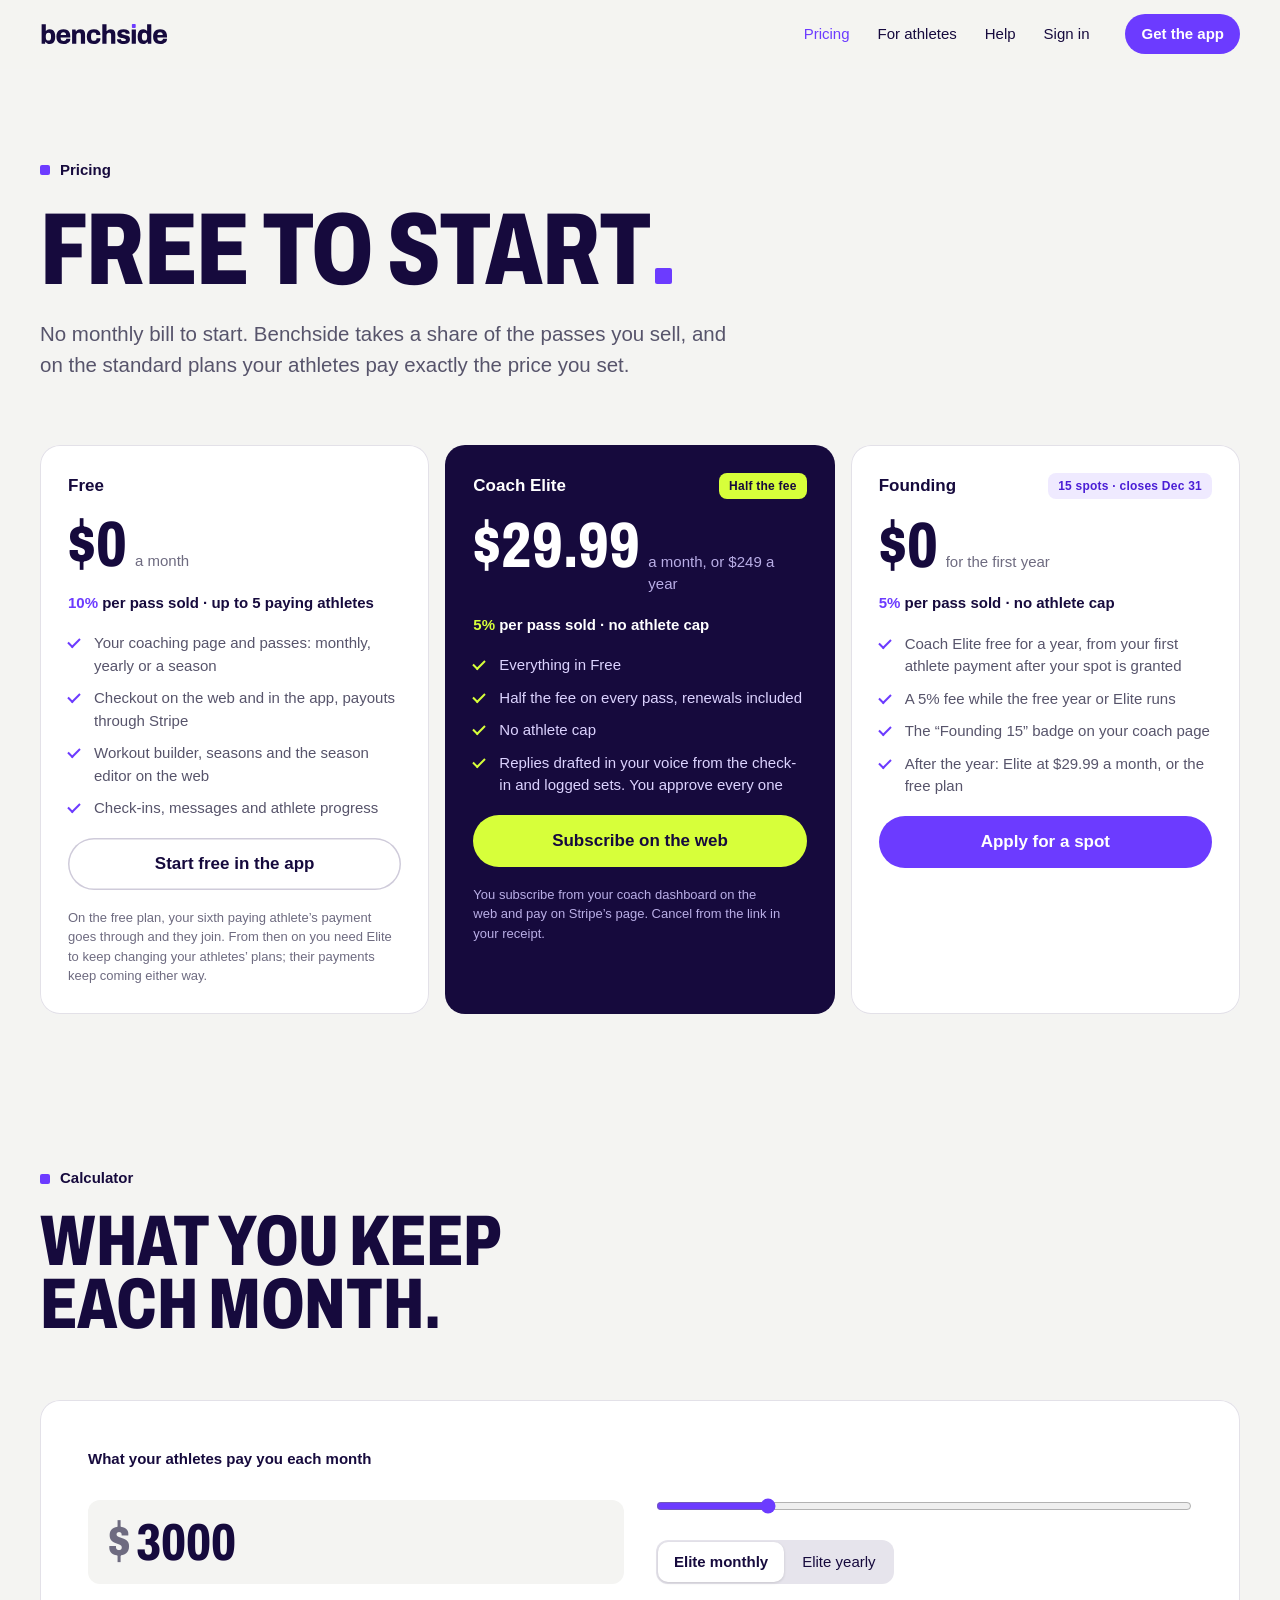
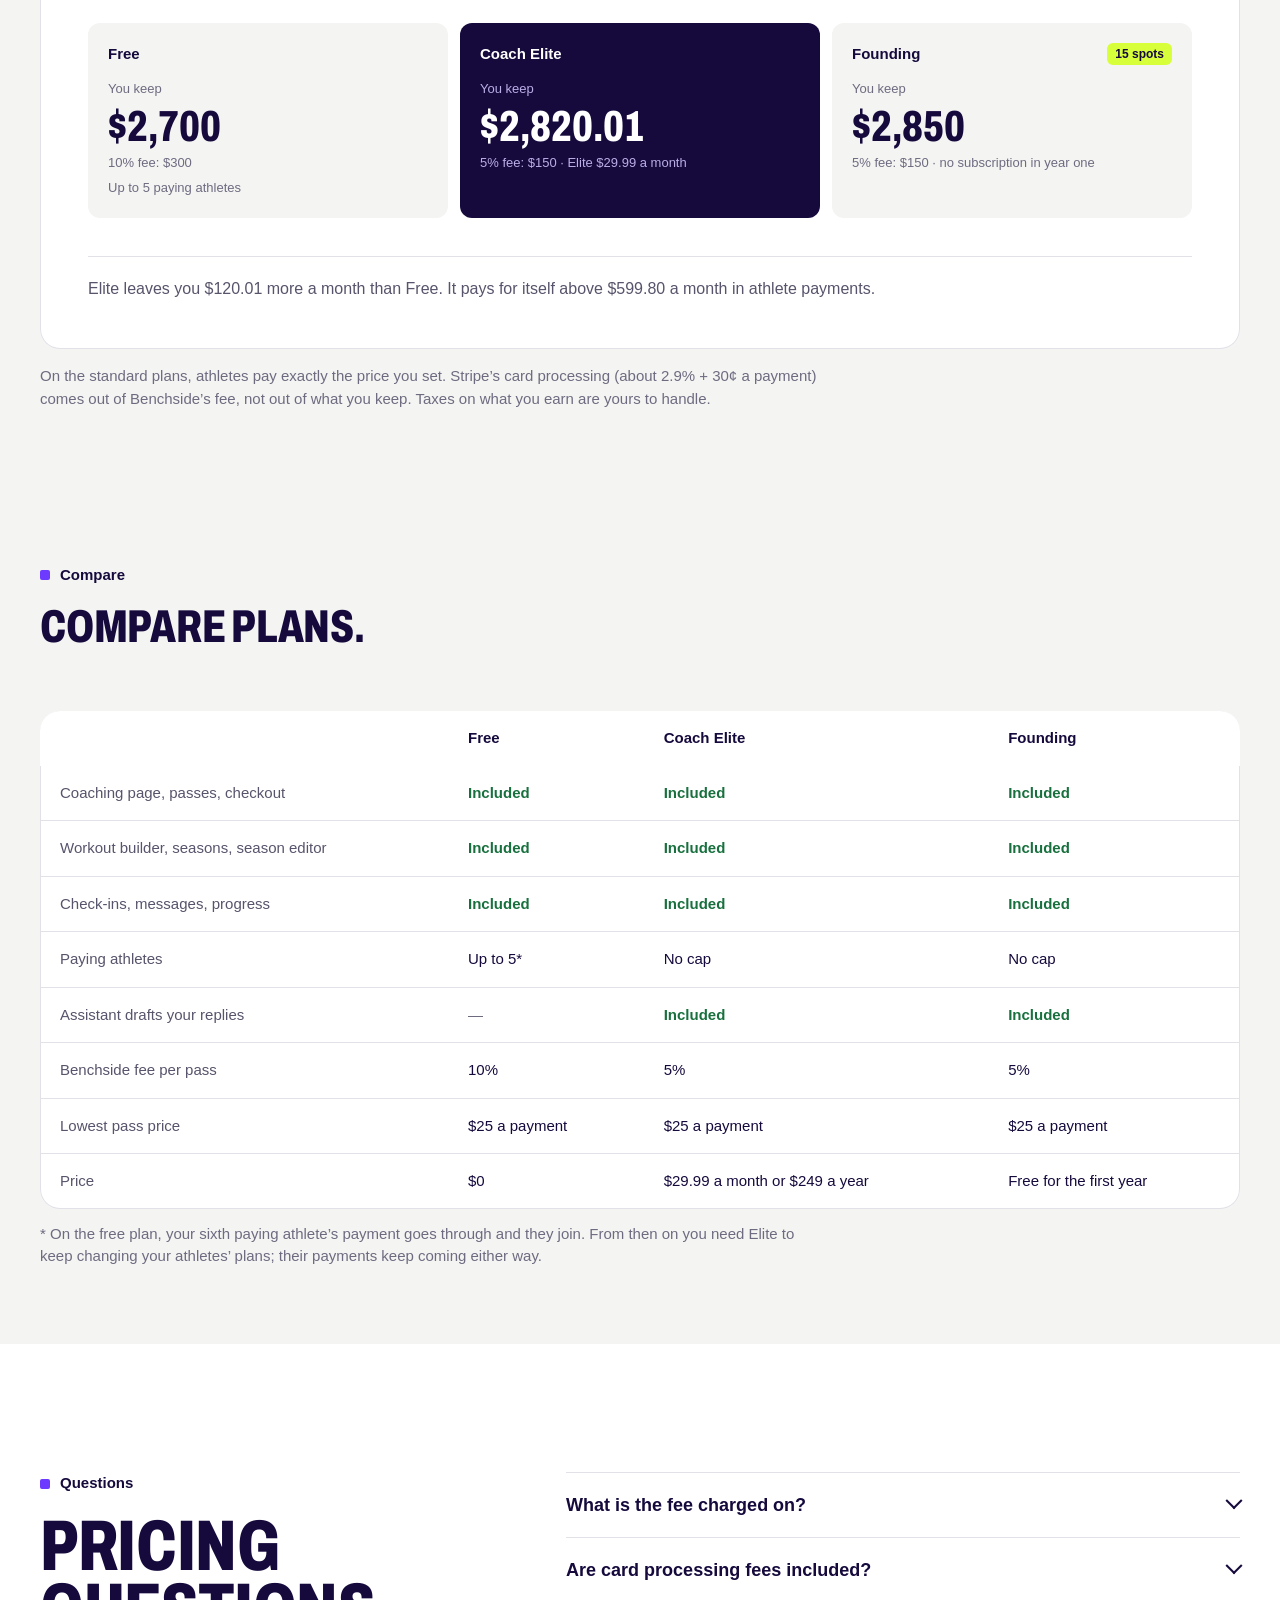
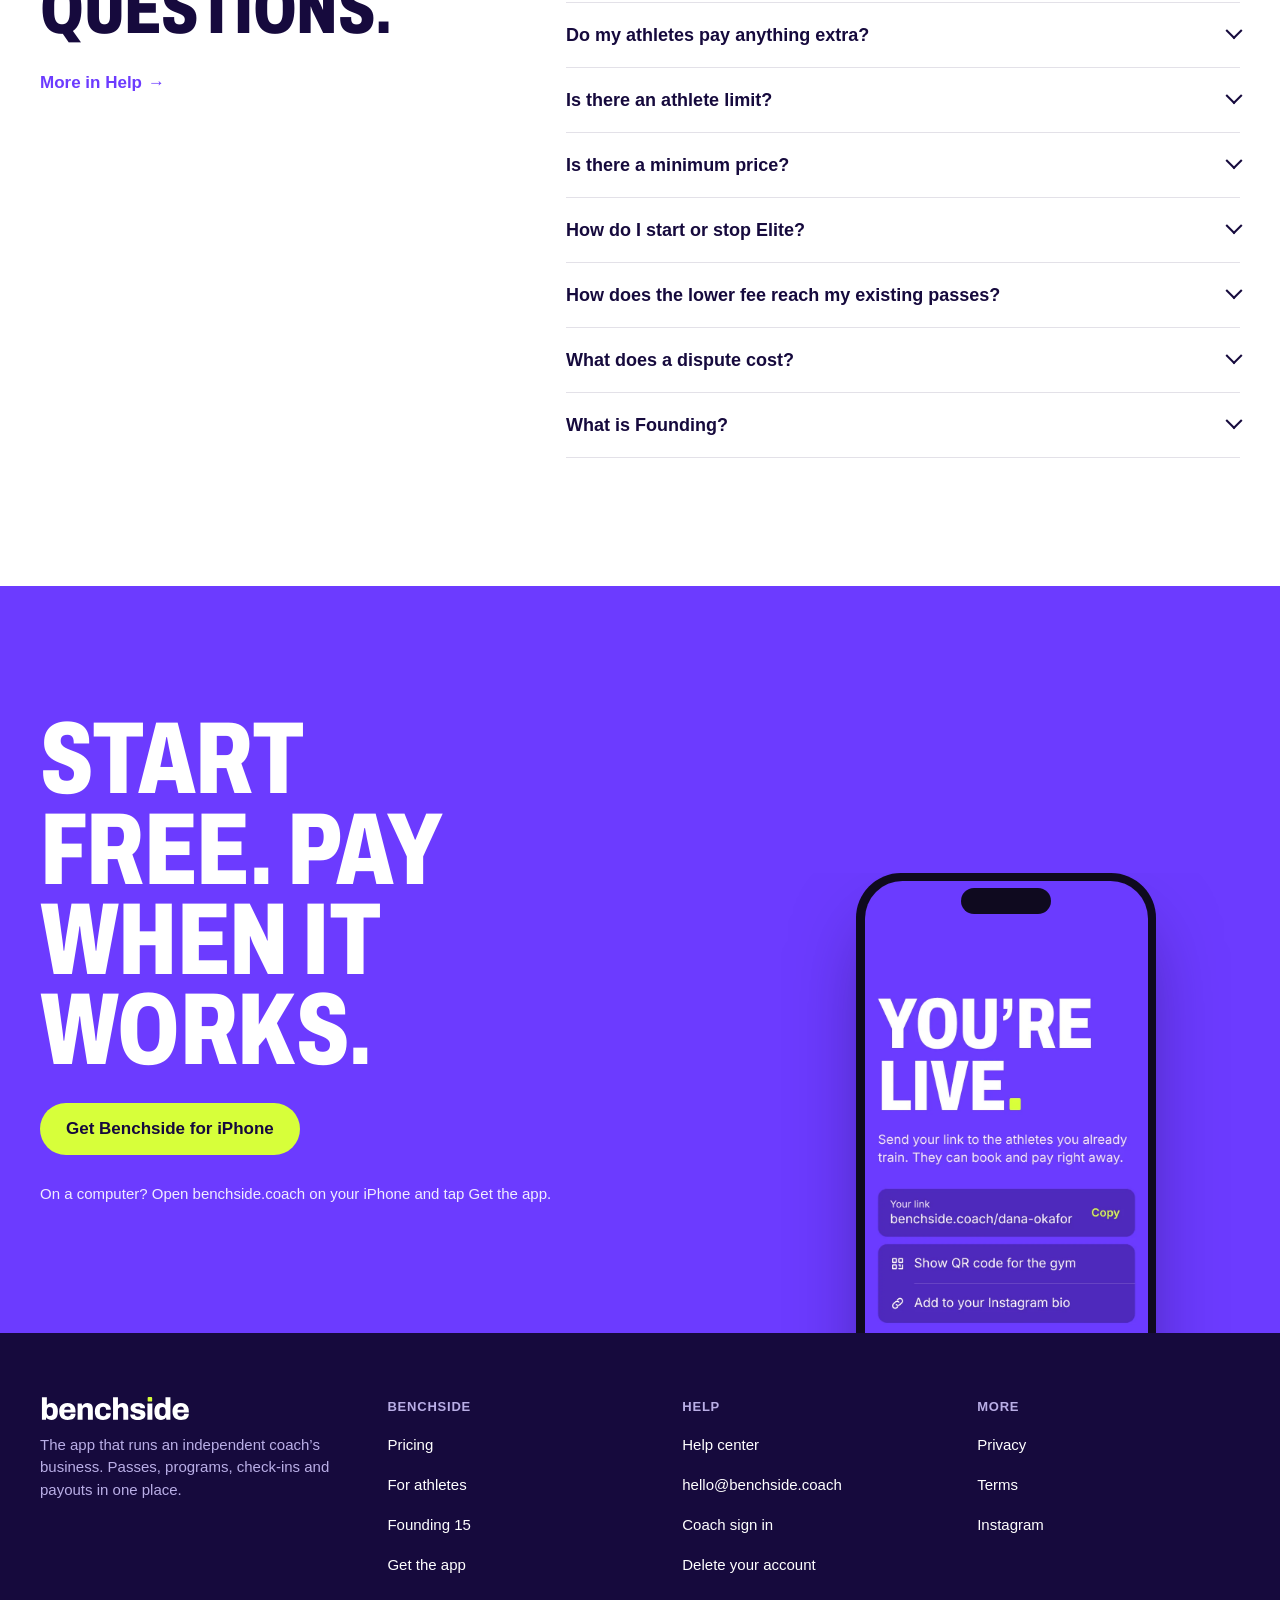
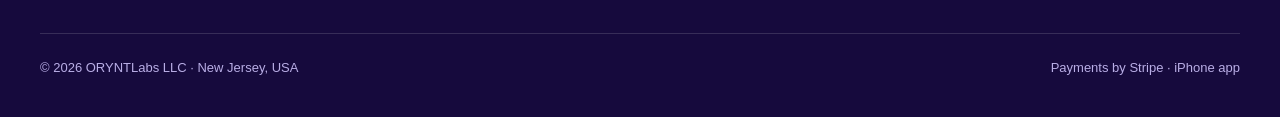
<file: pricing.html>
<!doctype html>
<html lang="en">
<head>
<meta charset="utf-8">
<meta name="viewport" content="width=device-width, initial-scale=1, viewport-fit=cover">
<title>Pricing — Benchside</title>
<meta name="description" content="Free to start: Benchside takes 10% of the passes you sell. Coach Elite is $29.99 a month and halves the fee to 5%, with no athlete cap. Stripe card fees come out of our share.">
<link rel="canonical" href="https://benchside.coach/pricing">
<meta name="theme-color" content="#F4F4F2">
<meta name="apple-itunes-app" content="app-id=6779058450">
<meta property="og:type" content="website">
<meta property="og:site_name" content="Benchside">
<meta property="og:url" content="https://benchside.coach/pricing">
<meta property="og:title" content="Pricing — Benchside">
<meta property="og:description" content="Free to start: Benchside takes 10% of the passes you sell. Coach Elite is $29.99 a month and halves the fee to 5%, with no athlete cap. Stripe card fees come out of our share.">
<meta property="og:image" content="https://benchside.coach/og-image.png">
<meta property="og:image:width" content="1200">
<meta property="og:image:height" content="630">
<meta property="og:image:alt" content="Benchside: coach people, get paid for it">
<meta name="twitter:card" content="summary_large_image">
<meta name="twitter:title" content="Pricing — Benchside">
<meta name="twitter:description" content="Free to start: Benchside takes 10% of the passes you sell. Coach Elite is $29.99 a month and halves the fee to 5%, with no athlete cap. Stripe card fees come out of our share.">
<meta name="twitter:image" content="https://benchside.coach/og-image.png">
<link rel="icon" href="/favicon.svg" type="image/svg+xml">
<link rel="icon" href="/favicon-32.png" sizes="32x32" type="image/png">
<link rel="apple-touch-icon" href="/apple-touch-icon.png">
<link rel="manifest" href="/site.webmanifest">
<link rel="preload" href="/assets/fonts/archivo-var.woff2" as="font" type="font/woff2" crossorigin>
<link rel="stylesheet" href="/assets/site.css?v=20261029">
<script>document.documentElement.classList.add("js")</script>
<script src="/assets/site.js?v=20261029" defer></script>
</head>
<body>
<a class="skip" href="#main">Skip to content</a>
<header class="site-header">
  <div class="wrap">
    <a class="brand" href="/" aria-label="Benchside home"><img src="/assets/brand/wordmark.svg" alt="Benchside" width="128" height="19"></a>
    <nav class="nav" aria-label="Main"><a href="/pricing" aria-current="page">Pricing</a><a href="/athletes">For athletes</a><a href="/support">Help</a><a class="signin" href="https://benchside.coach/coach">Sign in</a></nav>
    <div class="header-cta">
      <a class="btn btn-primary btn-sm" href="https://apps.apple.com/app/id6779058450">Get the app</a>
      <button class="menu-btn" type="button" aria-expanded="false" aria-controls="mobile-nav" aria-label="Open menu">
        <svg width="22" height="22" viewBox="0 0 24 24" fill="none" stroke="currentColor" stroke-width="2.2" stroke-linecap="round" aria-hidden="true"><path d="M4 8h16M4 16h16"/></svg>
      </button>
    </div>
  </div>
  <nav class="mobile-nav" id="mobile-nav" aria-label="Main">
    <a href="/pricing">Pricing<span aria-hidden="true">→</span></a><a href="/athletes">For athletes<span aria-hidden="true">→</span></a><a href="/support">Help<span aria-hidden="true">→</span></a><a href="https://benchside.coach/coach">Coach sign in<span aria-hidden="true">→</span></a>
    <a class="btn btn-primary" href="https://apps.apple.com/app/id6779058450">Get Benchside for iPhone</a>
  </nav>
</header>
<main id="main">
<section class="page-hero">
  <div class="wrap">
    <span class="kicker">Pricing</span>
    <h1 class="display d-xl">Free to start<span class="dot v" aria-hidden="true"></span></h1>
    <p class="lede">No monthly bill to start. Benchside takes a share of the passes you sell, and on the standard plans your athletes pay exactly the price you set.</p>
  </div>
</section>
<section style="padding-bottom:clamp(48px,6vw,88px)"><div class="wrap"><div class="plans">
  <article class="plan">
    <div class="plan-name">Free</div>
    <div class="price"><span class="num">$0</span><span>a month</span></div>
    <div class="fee"><b>10%</b> per pass sold · up to 5 paying athletes</div>
    <ul>
      <li>Your coaching page and passes: monthly, yearly or a season</li>
      <li>Checkout on the web and in the app, payouts through Stripe</li>
      <li>Workout builder, seasons and the season editor on the web</li>
      <li>Check-ins, messages and athlete progress</li>
    </ul>
    <a class="btn btn-ghost" href="https://apps.apple.com/app/id6779058450">Start free in the app</a>
    <p class="plan-foot">On the free plan, your sixth paying athlete’s payment goes through and they join. From then on you need Elite to keep changing your athletes’ plans; their payments keep coming either way.</p>
  </article>
  <article class="plan featured">
    <div class="plan-name">Coach Elite <span class="badge">Half the fee</span></div>
    <div class="price"><span class="num">$29.99</span><span>a month, or $249 a year</span></div>
    <div class="fee"><b>5%</b> per pass sold · no athlete cap</div>
    <ul>
      <li>Everything in Free</li>
      <li>Half the fee on every pass, renewals included</li>
      <li>No athlete cap</li>
      <li>Replies drafted in your voice from the check-in and logged sets. You approve every one</li>
    </ul>
    <a class="btn btn-lime" href="https://benchside.coach/coach">Subscribe on the web</a>
    <p class="plan-foot">You subscribe from your coach dashboard on the web and pay on Stripe’s page. Cancel from the link in your receipt.</p>
  </article>
  <article class="plan">
    <div class="plan-name">Founding <span class="badge">15 spots · closes Dec 31</span></div>
    <div class="price"><span class="num">$0</span><span>for the first year</span></div>
    <div class="fee"><b>5%</b> per pass sold · no athlete cap</div>
    <ul>
      <li>Coach Elite free for a year, from your first athlete payment after your spot is granted</li>
      <li>A 5% fee while the free year or Elite runs</li>
      <li>The “Founding 15” badge on your coach page</li>
      <li>After the year: Elite at $29.99 a month, or the free plan</li>
    </ul>
    <a class="btn btn-primary" href="https://benchside.coach/founding">Apply for a spot</a>
  </article>
</div></div></section>
<section class="pad-s">
  <div class="wrap">
    <div class="section-head">
      <span class="kicker">Calculator</span>
      <h2 class="display d-l">What you keep each month.</h2>
    </div>
    <div class="calc" id="calc">
      <div class="calc-input">
        <label for="calc-amount">What your athletes pay you each month</label>
        <div class="money-input"><span aria-hidden="true">$</span><input id="calc-amount" type="text" inputmode="decimal" autocomplete="off" size="6" value="3000"></div>
        <div class="calc-controls">
          <input id="calc-range" type="range" min="0" max="15000" step="50" value="3000" aria-label="Monthly athlete payments">
          <div class="seg" role="group" aria-label="Coach Elite billing">
            <button type="button" data-billing="monthly" aria-pressed="true">Elite monthly</button>
            <button type="button" data-billing="yearly" aria-pressed="false">Elite yearly</button>
          </div>
        </div>
      </div>
      <div class="calc-out" aria-live="polite">
        <div class="keep" data-plan="free"><div class="k-name">Free</div><div class="k-label">You keep</div><div class="num" data-k="free">$2,700</div><div class="k-sub" data-f="free">10% fee: $300</div><div class="k-sub">Up to 5 paying athletes</div></div>
        <div class="keep best" data-plan="elite"><div class="k-name">Coach Elite</div><div class="k-label">You keep</div><div class="num" data-k="elite">$2,820.01</div><div class="k-sub" data-f="elite">5% fee: $150 · Elite $29.99 a month</div></div>
        <div class="keep" data-plan="founding"><div class="k-name">Founding <i>15 spots</i></div><div class="k-label">You keep</div><div class="num" data-k="founding">$2,850</div><div class="k-sub" data-f="founding">5% fee: $150 · no subscription in year one</div></div>
      </div>
      <p class="calc-summary">Elite leaves you $120.01 more a month than Free. It pays for itself above $599.80 a month in athlete payments.</p>
    </div>
    <p class="small" style="margin-top:16px;max-width:52em">On the standard plans, athletes pay exactly the price you set. Stripe’s card processing (about 2.9% + 30¢ a payment) comes out of Benchside’s fee, not out of what you keep. Taxes on what you earn are yours to handle.</p>
  </div>
</section>
<section class="pad-s">
  <div class="wrap">
    <div class="section-head"><span class="kicker">Compare</span><h2 class="display d-m">Compare plans.</h2></div>
    <div class="table-wrap" role="region" aria-label="Plan comparison" tabindex="0">
      <table class="compare">
        <thead><tr><th scope="col"><span class="sr">Feature</span></th><th scope="col">Free</th><th scope="col">Coach Elite</th><th scope="col">Founding</th></tr></thead>
        <tbody><tr><th scope="row">Coaching page, passes, checkout</th><td class="yes">Included</td><td class="yes">Included</td><td class="yes">Included</td></tr><tr><th scope="row">Workout builder, seasons, season editor</th><td class="yes">Included</td><td class="yes">Included</td><td class="yes">Included</td></tr><tr><th scope="row">Check-ins, messages, progress</th><td class="yes">Included</td><td class="yes">Included</td><td class="yes">Included</td></tr><tr><th scope="row">Paying athletes</th><td class="">Up to 5*</td><td class="">No cap</td><td class="">No cap</td></tr><tr><th scope="row">Assistant drafts your replies</th><td class="no"><span aria-hidden="true">—</span><span class="sr">Not included</span></td><td class="yes">Included</td><td class="yes">Included</td></tr><tr><th scope="row">Benchside fee per pass</th><td class="">10%</td><td class="">5%</td><td class="">5%</td></tr><tr><th scope="row">Lowest pass price</th><td class="">$25 a payment</td><td class="">$25 a payment</td><td class="">$25 a payment</td></tr><tr><th scope="row">Price</th><td class="">$0</td><td class="">$29.99 a month or $249 a year</td><td class="">Free for the first year</td></tr></tbody>
      </table>
    </div>
    <p class="small" style="margin-top:14px;max-width:52em">* On the free plan, your sixth paying athlete’s payment goes through and they join. From then on you need Elite to keep changing your athletes’ plans; their payments keep coming either way.</p>
  </div>
</section>
<section class="on-paper pad">
  <div class="wrap faq-grid">
    <div class="section-head" style="margin:0"><span class="kicker">Questions</span><h2 class="display d-l">Pricing questions.</h2><a class="link-arrow" href="/support">More in Help</a></div>
    <div><div class="faq"><details><summary>What is the fee charged on?</summary><div class="answer"><p>Only on passes athletes buy through Benchside. Sell nothing, pay nothing.</p></div></details><details><summary>Are card processing fees included?</summary><div class="answer"><p>Yes. A pass is charged through Benchside’s Stripe account and the athlete’s payment, minus the Benchside fee, is transferred to yours. Stripe’s card processing (about 2.9% + 30¢ a payment) comes out of Benchside’s fee, not out of what you keep. When you refund a payment, Stripe may keep its processing fee.</p></div></details><details><summary>Do my athletes pay anything extra?</summary><div class="answer"><p>On the standard plans, athletes pay exactly the price you set: there is no processing charge or surcharge at checkout. A coach who uses a booking fee ($12 a payment) has it included in the total the athlete is shown before paying, never added after.</p></div></details><details><summary>Is there an athlete limit?</summary><div class="answer"><p>On the free plan, your sixth paying athlete’s payment goes through and they join. From then on you need Elite to keep changing your athletes’ plans; their payments keep coming either way. Coach Elite and Founding have no cap.</p></div></details><details><summary>Is there a minimum price?</summary><div class="answer"><p>Yes: a pass costs at least $25 a payment.</p></div></details><details><summary>How do I start or stop Elite?</summary><div class="answer"><p>Subscribe on the web from your <a href="https://benchside.coach/coach">coach dashboard</a>; the app opens your dashboard. You pay on Stripe’s page, monthly ($29.99) or yearly ($249). Manage or cancel it from the link in your Stripe receipt; Elite stays on until the end of the period you paid for. If you already have Elite through the App Store, it stays managed in the App Store.</p></div></details><details><summary>How does the lower fee reach my existing passes?</summary><div class="answer"><p>The fee is set on the server from your plan and applied to every pass payment, including renewals of passes your athletes already hold.</p></div></details><details><summary>What does a dispute cost?</summary><div class="answer"><p>$15 for each dispute, won or lost; an inquiry costs nothing. It comes out of what Stripe pays you for that payment or for your next ones.</p></div></details><details><summary>What is Founding?</summary><div class="answer"><p>15 coaches get Coach Elite free for a year and a 5% fee. The free year starts with the first payment one of your athletes makes after your spot is granted. After it, Elite is $29.99 a month if you keep it, or you move to the free plan. Applications close Dec 31. <a href="https://benchside.coach/founding">Apply for a Founding spot</a>.</p></div></details></div></div>
  </div>
</section>
<section class="final on-violet pad">
  <div class="wrap">
    <div class="final-copy">
      <h2 class="display d-xl">Start free. Pay when it works.</h2>
      <a class="btn btn-lime" href="https://apps.apple.com/app/id6779058450">Get Benchside for iPhone</a>
      <p class="small" style="color:#F1ECFF">On a computer? Open benchside.coach on your iPhone and tap Get the app.</p>
    </div>
    <div class="final-art" aria-hidden="true"><div class="phone "><img src="/assets/screens/coach-live.webp" width="780" height="1688" alt="A coach’s page is live, with a link to share" decoding="async" loading="lazy"></div></div>
  </div>
</section>
</main>
<footer class="site-footer on-deep">
  <div class="wrap">
    <div class="foot-top">
      <div class="foot-brand">
        <img src="/assets/brand/wordmark-on-dark.svg" alt="Benchside" width="150" height="22" loading="lazy">
        <p>The app that runs an independent coach’s business. Passes, programs, check-ins and payouts in one place.</p>
      </div>
      <div class="foot-col">
        <h2>Benchside</h2>
        <ul>
          <li><a href="/pricing">Pricing</a></li>
          <li><a href="/athletes">For athletes</a></li>
          <li><a href="https://benchside.coach/founding">Founding 15</a></li>
          <li><a href="https://apps.apple.com/app/id6779058450">Get the app</a></li>
        </ul>
      </div>
      <div class="foot-col">
        <h2>Help</h2>
        <ul>
          <li><a href="/support">Help center</a></li>
          <li><a href="mailto:hello@benchside.coach">hello@benchside.coach</a></li>
          <li><a href="https://benchside.coach/coach">Coach sign in</a></li>
          <li><a href="https://benchside.coach/delete-account">Delete your account</a></li>
        </ul>
      </div>
      <div class="foot-col">
        <h2>More</h2>
        <ul>
          <li><a href="/privacy">Privacy</a></li>
          <li><a href="/terms">Terms</a></li>
          <li><a href="https://www.instagram.com/benchside.coach/" rel="noopener">Instagram</a></li>
        </ul>
      </div>
    </div>
    <div class="foot-bottom">
      <span>© 2026 ORYNTLabs LLC · New Jersey, USA</span>
      <span>Payments by Stripe · iPhone app</span>
    </div>
  </div>
</footer>
</body>
</html>
</file>
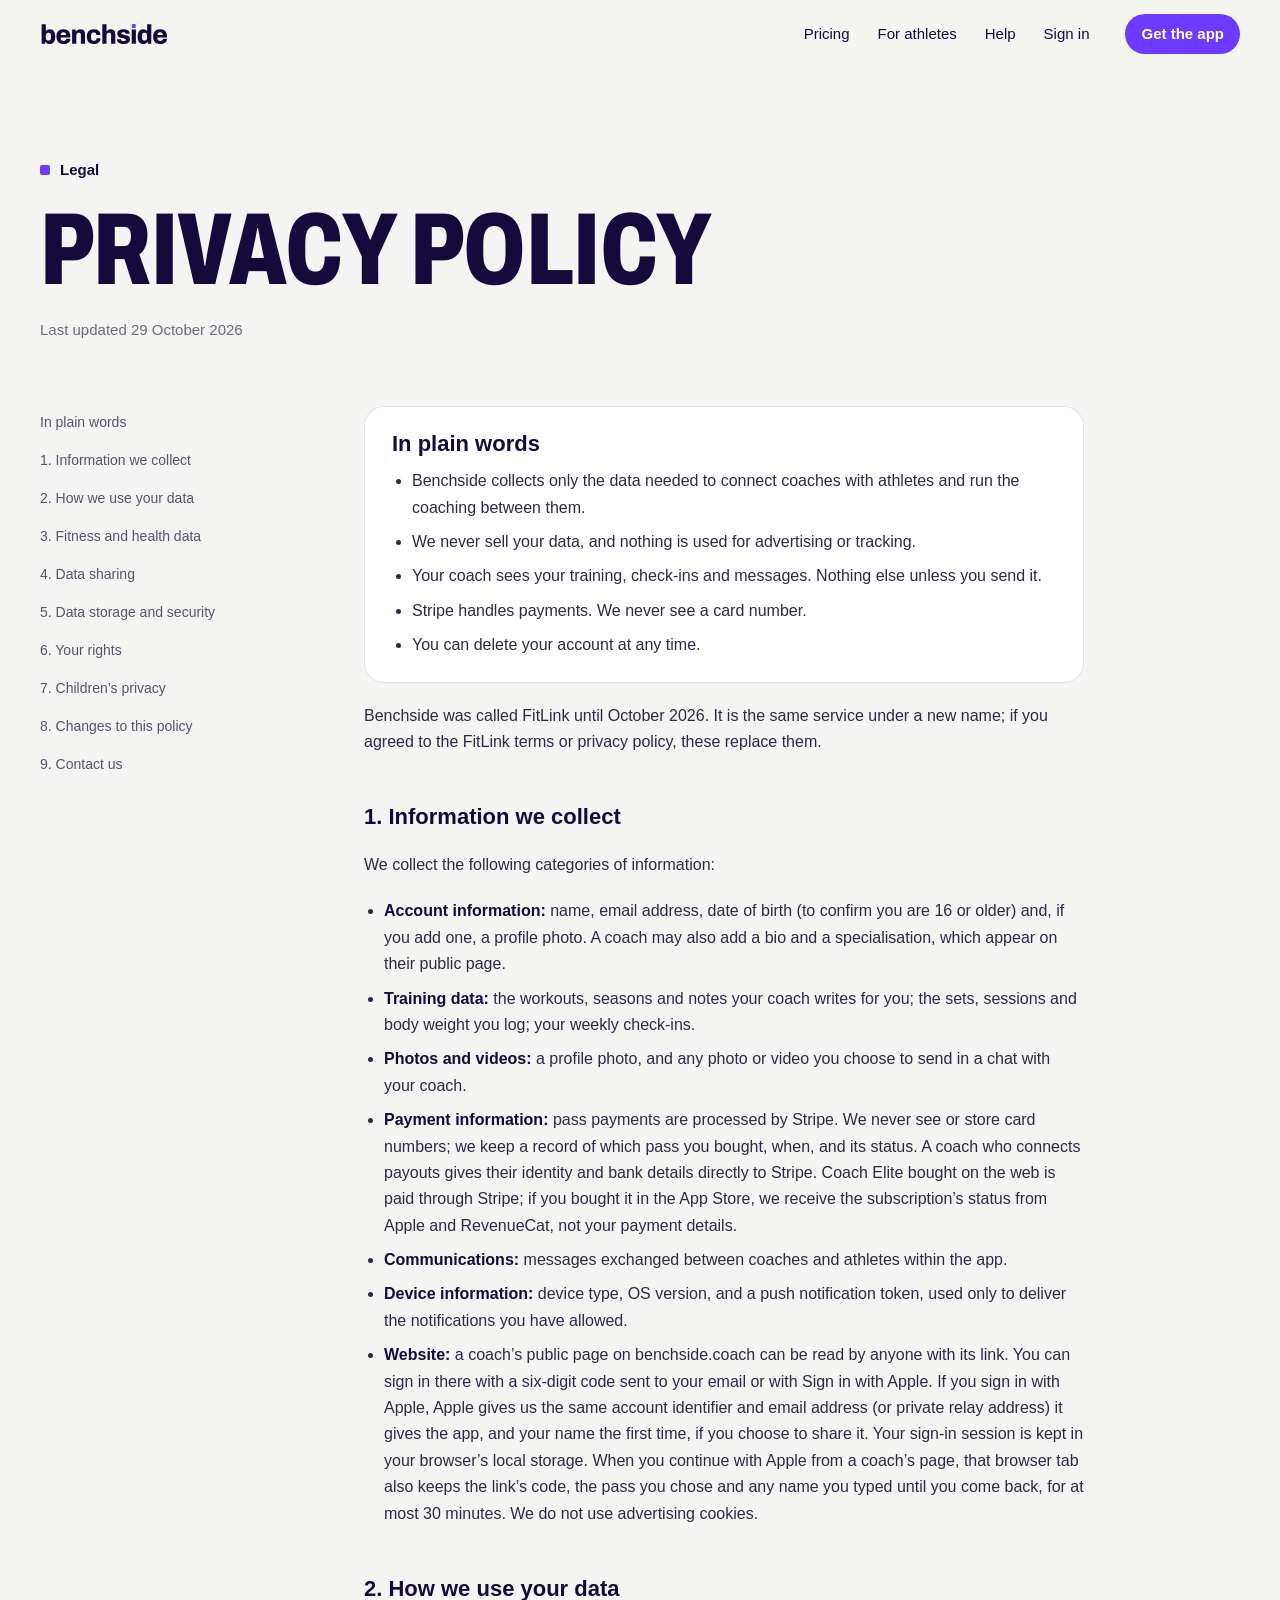
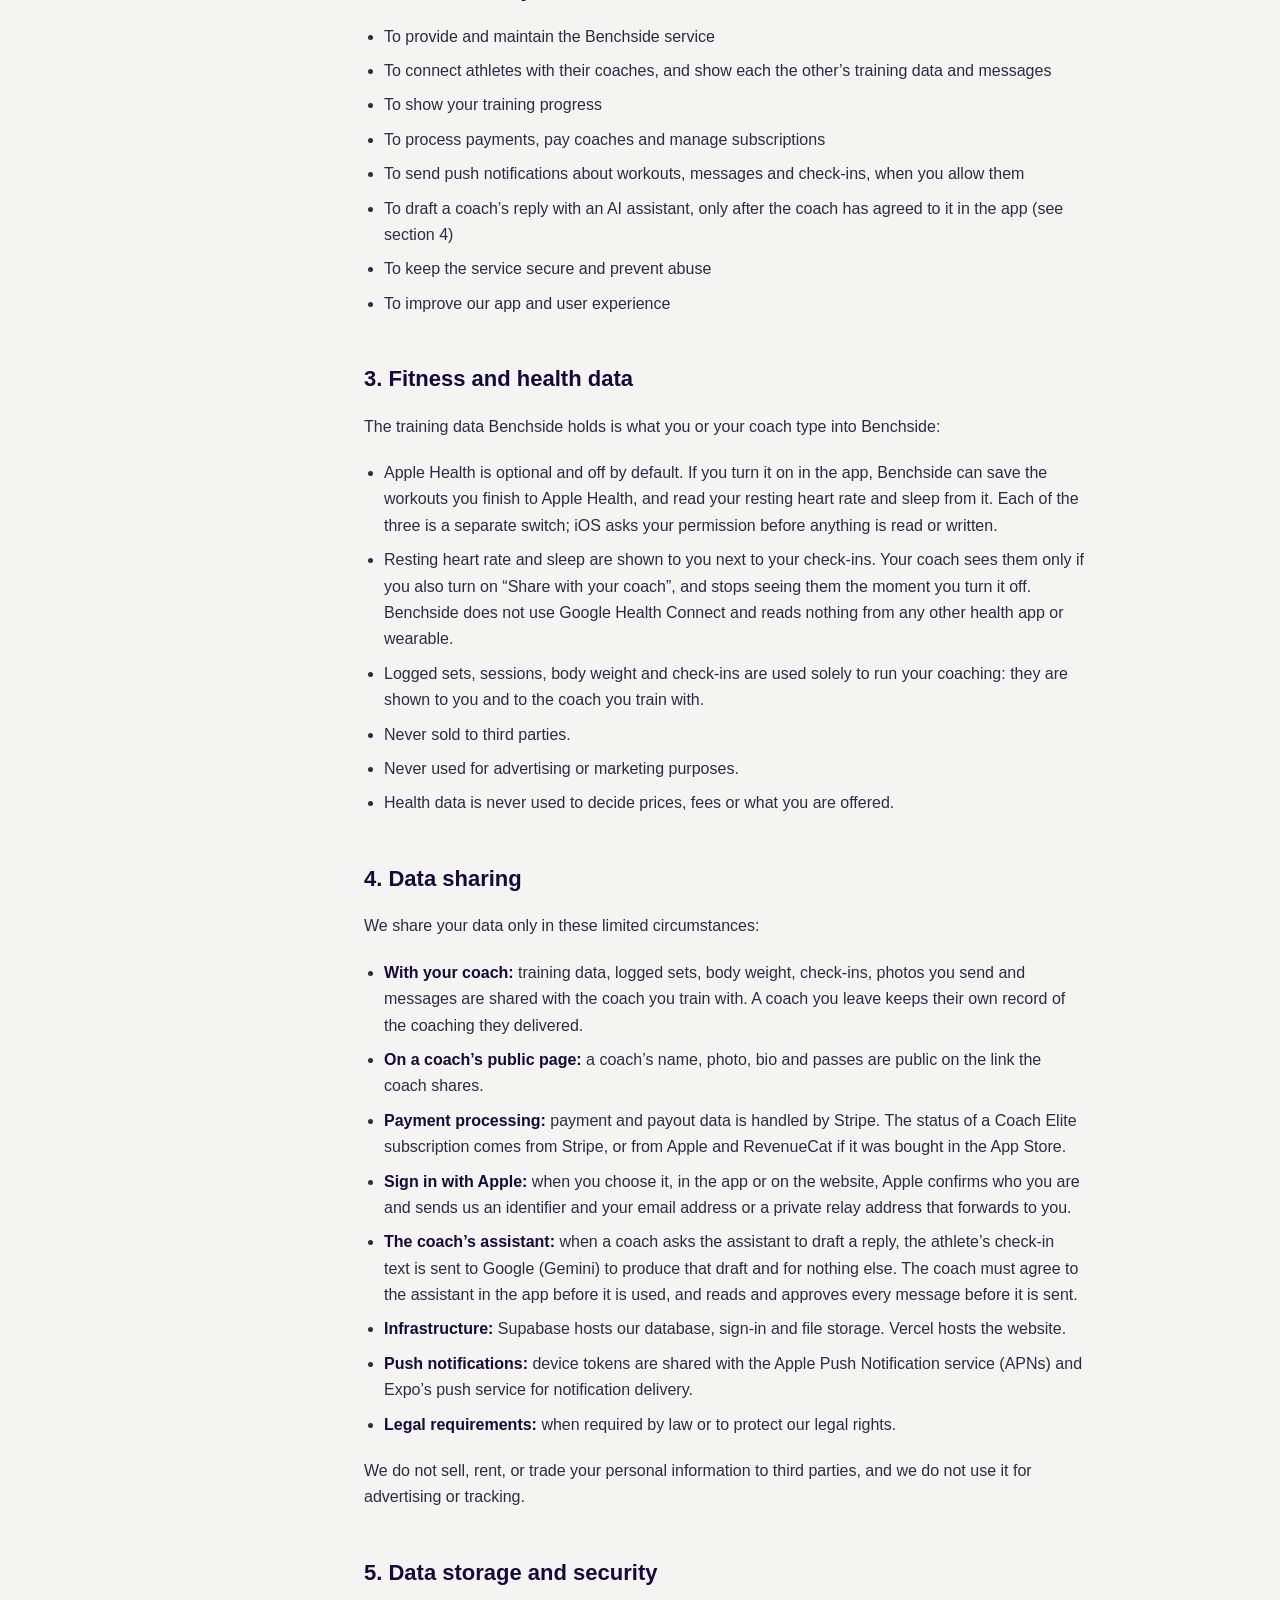
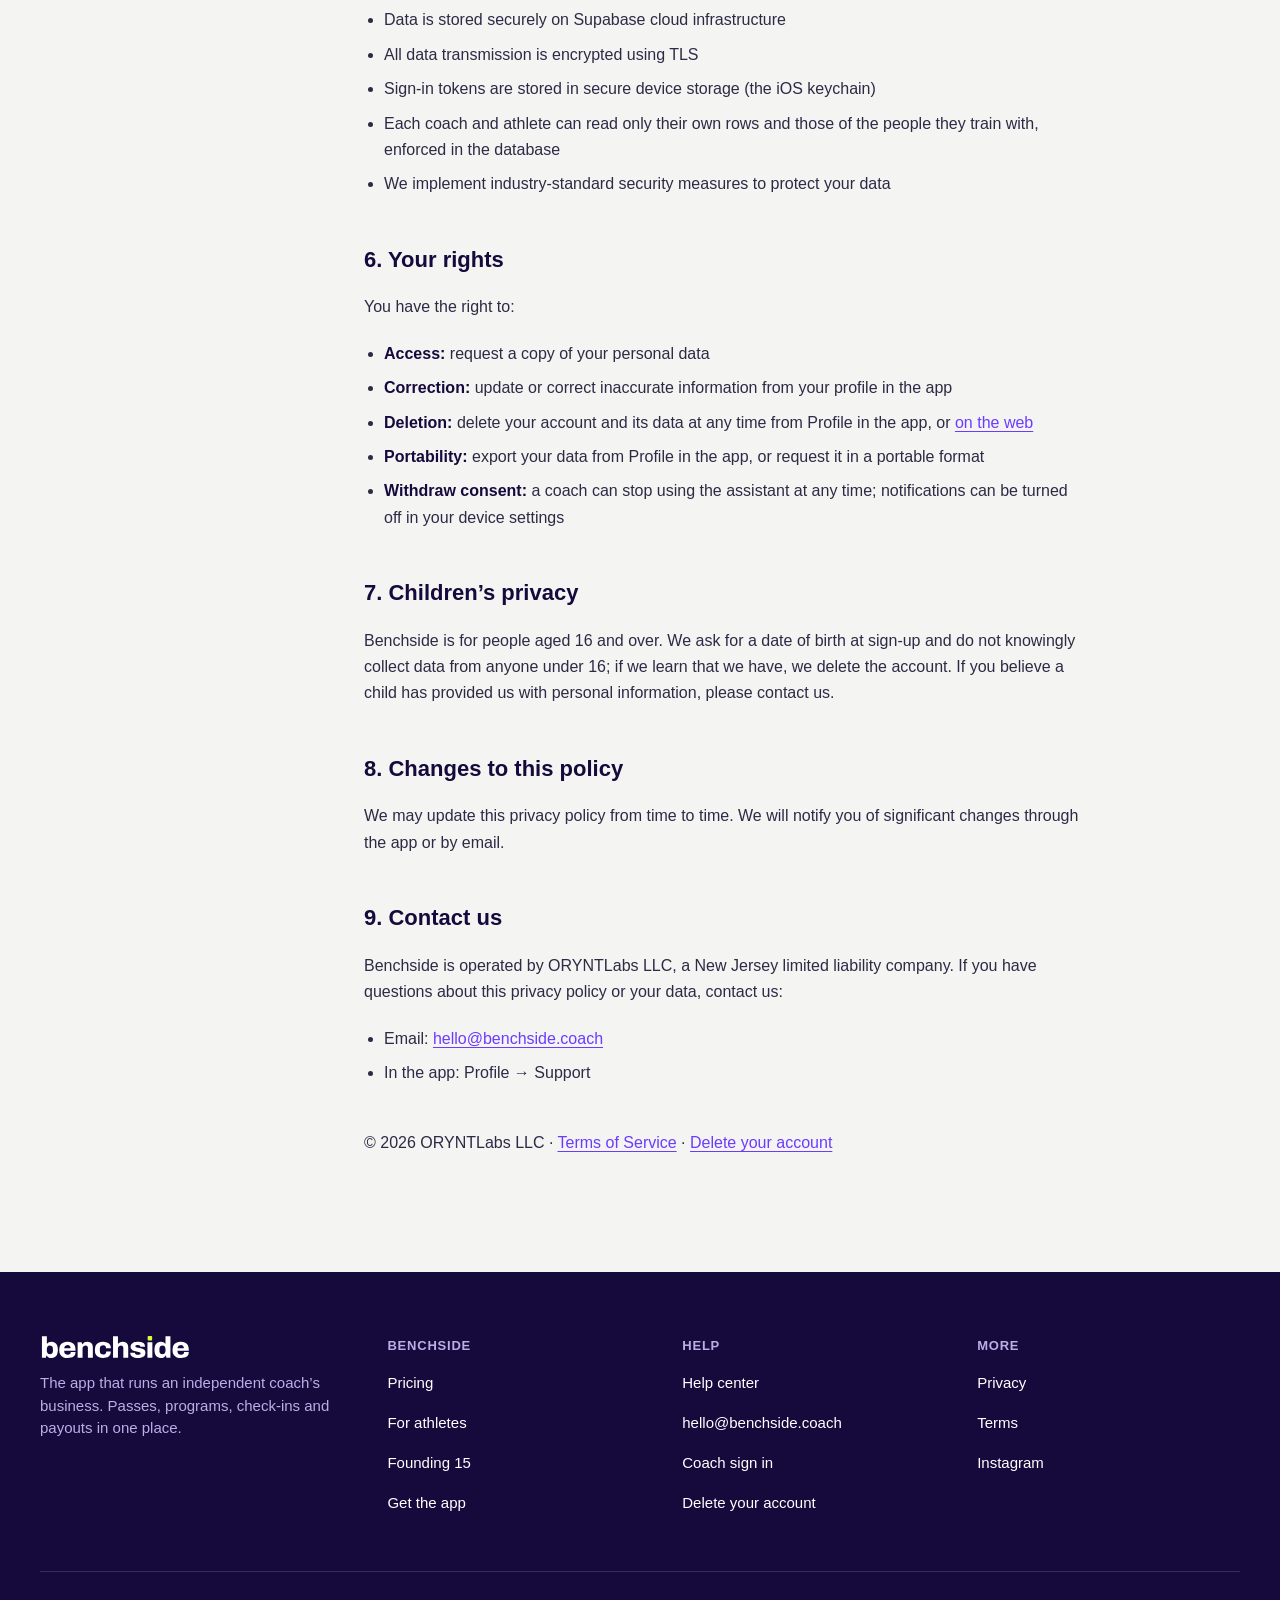
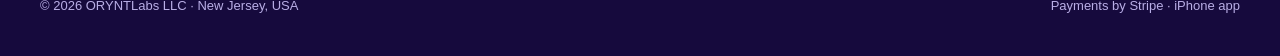
<file: privacy.html>
<!doctype html>
<html lang="en">
<head>
<meta charset="utf-8">
<meta name="viewport" content="width=device-width, initial-scale=1, viewport-fit=cover">
<title>Privacy Policy — Benchside</title>
<meta name="description" content="How Benchside collects, uses and protects coach and athlete data: what your coach sees, Stripe payments, Apple Health, the assistant, and your rights.">
<link rel="canonical" href="https://benchside.coach/privacy">
<meta name="theme-color" content="#F4F4F2">
<meta name="apple-itunes-app" content="app-id=6779058450">
<meta property="og:type" content="website">
<meta property="og:site_name" content="Benchside">
<meta property="og:url" content="https://benchside.coach/privacy">
<meta property="og:title" content="Privacy Policy — Benchside">
<meta property="og:description" content="How Benchside collects, uses and protects coach and athlete data: what your coach sees, Stripe payments, Apple Health, the assistant, and your rights.">
<meta property="og:image" content="https://benchside.coach/og-image.png">
<meta property="og:image:width" content="1200">
<meta property="og:image:height" content="630">
<meta property="og:image:alt" content="Benchside: coach people, get paid for it">
<meta name="twitter:card" content="summary_large_image">
<meta name="twitter:title" content="Privacy Policy — Benchside">
<meta name="twitter:description" content="How Benchside collects, uses and protects coach and athlete data: what your coach sees, Stripe payments, Apple Health, the assistant, and your rights.">
<meta name="twitter:image" content="https://benchside.coach/og-image.png">
<link rel="icon" href="/favicon.svg" type="image/svg+xml">
<link rel="icon" href="/favicon-32.png" sizes="32x32" type="image/png">
<link rel="apple-touch-icon" href="/apple-touch-icon.png">
<link rel="manifest" href="/site.webmanifest">
<link rel="preload" href="/assets/fonts/archivo-var.woff2" as="font" type="font/woff2" crossorigin>
<link rel="stylesheet" href="/assets/site.css?v=20261029">
<script>document.documentElement.classList.add("js")</script>
<script src="/assets/site.js?v=20261029" defer></script>
</head>
<body>
<a class="skip" href="#main">Skip to content</a>
<header class="site-header">
  <div class="wrap">
    <a class="brand" href="/" aria-label="Benchside home"><img src="/assets/brand/wordmark.svg" alt="Benchside" width="128" height="19"></a>
    <nav class="nav" aria-label="Main"><a href="/pricing">Pricing</a><a href="/athletes">For athletes</a><a href="/support">Help</a><a class="signin" href="https://benchside.coach/coach">Sign in</a></nav>
    <div class="header-cta">
      <a class="btn btn-primary btn-sm" href="https://apps.apple.com/app/id6779058450">Get the app</a>
      <button class="menu-btn" type="button" aria-expanded="false" aria-controls="mobile-nav" aria-label="Open menu">
        <svg width="22" height="22" viewBox="0 0 24 24" fill="none" stroke="currentColor" stroke-width="2.2" stroke-linecap="round" aria-hidden="true"><path d="M4 8h16M4 16h16"/></svg>
      </button>
    </div>
  </div>
  <nav class="mobile-nav" id="mobile-nav" aria-label="Main">
    <a href="/pricing">Pricing<span aria-hidden="true">→</span></a><a href="/athletes">For athletes<span aria-hidden="true">→</span></a><a href="/support">Help<span aria-hidden="true">→</span></a><a href="https://benchside.coach/coach">Coach sign in<span aria-hidden="true">→</span></a>
    <a class="btn btn-primary" href="https://apps.apple.com/app/id6779058450">Get Benchside for iPhone</a>
  </nav>
</header>
<main id="main">
<section class="page-hero">
  <div class="wrap">
    <span class="kicker">Legal</span>
    <h1 class="display d-xl">Privacy Policy</h1>
    <p class="updated">Last updated 29 October 2026</p>
  </div>
</section>
<section style="padding-bottom:clamp(72px,9vw,120px)">
  <div class="wrap legal">
    <nav class="toc" aria-label="On this page"><a href="#plain">In plain words</a><a href="#collect">1. Information we collect</a><a href="#use">2. How we use your data</a><a href="#health">3. Fitness and health data</a><a href="#sharing">4. Data sharing</a><a href="#security">5. Data storage and security</a><a href="#rights">6. Your rights</a><a href="#children">7. Children’s privacy</a><a href="#changes">8. Changes to this policy</a><a href="#contact">9. Contact us</a></nav>
    <article class="legal-body">
      <div class="plain" id="plain"><h2>In plain words</h2><ul><li>Benchside collects only the data needed to connect coaches with athletes and run the coaching between them.</li><li>We never sell your data, and nothing is used for advertising or tracking.</li><li>Your coach sees your training, check-ins and messages. Nothing else unless you send it.</li><li>Stripe handles payments. We never see a card number.</li><li>You can delete your account at any time.</li></ul></div>
      <p>Benchside was called FitLink until October 2026. It is the same service under a new name; if you agreed to the FitLink terms or privacy policy, these replace them.</p>
      
      <h2 id="collect">1. Information we collect</h2><p>We collect the following categories of information:</p><ul><li><strong>Account information:</strong> name, email address, date of birth (to confirm you are 16 or older) and, if you add one, a profile photo. A coach may also add a bio and a specialisation, which appear on their public page.</li><li><strong>Training data:</strong> the workouts, seasons and notes your coach writes for you; the sets, sessions and body weight you log; your weekly check-ins.</li><li><strong>Photos and videos:</strong> a profile photo, and any photo or video you choose to send in a chat with your coach.</li><li><strong>Payment information:</strong> pass payments are processed by Stripe. We never see or store card numbers; we keep a record of which pass you bought, when, and its status. A coach who connects payouts gives their identity and bank details directly to Stripe. Coach Elite bought on the web is paid through Stripe; if you bought it in the App Store, we receive the subscription’s status from Apple and RevenueCat, not your payment details.</li><li><strong>Communications:</strong> messages exchanged between coaches and athletes within the app.</li><li><strong>Device information:</strong> device type, OS version, and a push notification token, used only to deliver the notifications you have allowed.</li><li><strong>Website:</strong> a coach’s public page on benchside.coach can be read by anyone with its link. You can sign in there with a six-digit code sent to your email or with Sign in with Apple. If you sign in with Apple, Apple gives us the same account identifier and email address (or private relay address) it gives the app, and your name the first time, if you choose to share it. Your sign-in session is kept in your browser’s local storage. When you continue with Apple from a coach’s page, that browser tab also keeps the link’s code, the pass you chose and any name you typed until you come back, for at most 30 minutes. We do not use advertising cookies.</li></ul><h2 id="use">2. How we use your data</h2><ul><li>To provide and maintain the Benchside service</li><li>To connect athletes with their coaches, and show each the other’s training data and messages</li><li>To show your training progress</li><li>To process payments, pay coaches and manage subscriptions</li><li>To send push notifications about workouts, messages and check-ins, when you allow them</li><li>To draft a coach’s reply with an AI assistant, only after the coach has agreed to it in the app (see section 4)</li><li>To keep the service secure and prevent abuse</li><li>To improve our app and user experience</li></ul><h2 id="health">3. Fitness and health data</h2><p>The training data Benchside holds is what you or your coach type into Benchside:</p><ul><li>Apple Health is optional and off by default. If you turn it on in the app, Benchside can save the workouts you finish to Apple Health, and read your resting heart rate and sleep from it. Each of the three is a separate switch; iOS asks your permission before anything is read or written.</li><li>Resting heart rate and sleep are shown to you next to your check-ins. Your coach sees them only if you also turn on “Share with your coach”, and stops seeing them the moment you turn it off. Benchside does not use Google Health Connect and reads nothing from any other health app or wearable.</li><li>Logged sets, sessions, body weight and check-ins are used solely to run your coaching: they are shown to you and to the coach you train with.</li><li>Never sold to third parties.</li><li>Never used for advertising or marketing purposes.</li><li>Health data is never used to decide prices, fees or what you are offered.</li></ul><h2 id="sharing">4. Data sharing</h2><p>We share your data only in these limited circumstances:</p><ul><li><strong>With your coach:</strong> training data, logged sets, body weight, check-ins, photos you send and messages are shared with the coach you train with. A coach you leave keeps their own record of the coaching they delivered.</li><li><strong>On a coach’s public page:</strong> a coach’s name, photo, bio and passes are public on the link the coach shares.</li><li><strong>Payment processing:</strong> payment and payout data is handled by Stripe. The status of a Coach Elite subscription comes from Stripe, or from Apple and RevenueCat if it was bought in the App Store.</li><li><strong>Sign in with Apple:</strong> when you choose it, in the app or on the website, Apple confirms who you are and sends us an identifier and your email address or a private relay address that forwards to you.</li><li><strong>The coach’s assistant:</strong> when a coach asks the assistant to draft a reply, the athlete’s check-in text is sent to Google (Gemini) to produce that draft and for nothing else. The coach must agree to the assistant in the app before it is used, and reads and approves every message before it is sent.</li><li><strong>Infrastructure:</strong> Supabase hosts our database, sign-in and file storage. Vercel hosts the website.</li><li><strong>Push notifications:</strong> device tokens are shared with the Apple Push Notification service (APNs) and Expo’s push service for notification delivery.</li><li><strong>Legal requirements:</strong> when required by law or to protect our legal rights.</li></ul><p>We do not sell, rent, or trade your personal information to third parties, and we do not use it for advertising or tracking.</p><h2 id="security">5. Data storage and security</h2><ul><li>Data is stored securely on Supabase cloud infrastructure</li><li>All data transmission is encrypted using TLS</li><li>Sign-in tokens are stored in secure device storage (the iOS keychain)</li><li>Each coach and athlete can read only their own rows and those of the people they train with, enforced in the database</li><li>We implement industry-standard security measures to protect your data</li></ul><h2 id="rights">6. Your rights</h2><p>You have the right to:</p><ul><li><strong>Access:</strong> request a copy of your personal data</li><li><strong>Correction:</strong> update or correct inaccurate information from your profile in the app</li><li><strong>Deletion:</strong> delete your account and its data at any time from Profile in the app, or <a href="https://benchside.coach/delete-account">on the web</a></li><li><strong>Portability:</strong> export your data from Profile in the app, or request it in a portable format</li><li><strong>Withdraw consent:</strong> a coach can stop using the assistant at any time; notifications can be turned off in your device settings</li></ul><h2 id="children">7. Children’s privacy</h2><p>Benchside is for people aged 16 and over. We ask for a date of birth at sign-up and do not knowingly collect data from anyone under 16; if we learn that we have, we delete the account. If you believe a child has provided us with personal information, please contact us.</p><h2 id="changes">8. Changes to this policy</h2><p>We may update this privacy policy from time to time. We will notify you of significant changes through the app or by email.</p><h2 id="contact">9. Contact us</h2><p>Benchside is operated by ORYNTLabs LLC, a New Jersey limited liability company. If you have questions about this privacy policy or your data, contact us:</p><ul><li>Email: <a href="mailto:hello@benchside.coach">hello@benchside.coach</a></li><li>In the app: Profile → Support</li></ul>
      <p style="margin-top:24px" class="small">© 2026 ORYNTLabs LLC · <a href="/terms">Terms of Service</a> · <a href="https://benchside.coach/delete-account">Delete your account</a></p>
    </article>
  </div>
</section>
</main>
<footer class="site-footer on-deep">
  <div class="wrap">
    <div class="foot-top">
      <div class="foot-brand">
        <img src="/assets/brand/wordmark-on-dark.svg" alt="Benchside" width="150" height="22" loading="lazy">
        <p>The app that runs an independent coach’s business. Passes, programs, check-ins and payouts in one place.</p>
      </div>
      <div class="foot-col">
        <h2>Benchside</h2>
        <ul>
          <li><a href="/pricing">Pricing</a></li>
          <li><a href="/athletes">For athletes</a></li>
          <li><a href="https://benchside.coach/founding">Founding 15</a></li>
          <li><a href="https://apps.apple.com/app/id6779058450">Get the app</a></li>
        </ul>
      </div>
      <div class="foot-col">
        <h2>Help</h2>
        <ul>
          <li><a href="/support">Help center</a></li>
          <li><a href="mailto:hello@benchside.coach">hello@benchside.coach</a></li>
          <li><a href="https://benchside.coach/coach">Coach sign in</a></li>
          <li><a href="https://benchside.coach/delete-account">Delete your account</a></li>
        </ul>
      </div>
      <div class="foot-col">
        <h2>More</h2>
        <ul>
          <li><a href="/privacy">Privacy</a></li>
          <li><a href="/terms">Terms</a></li>
          <li><a href="https://www.instagram.com/benchside.coach/" rel="noopener">Instagram</a></li>
        </ul>
      </div>
    </div>
    <div class="foot-bottom">
      <span>© 2026 ORYNTLabs LLC · New Jersey, USA</span>
      <span>Payments by Stripe · iPhone app</span>
    </div>
  </div>
</footer>
</body>
</html>
</file>
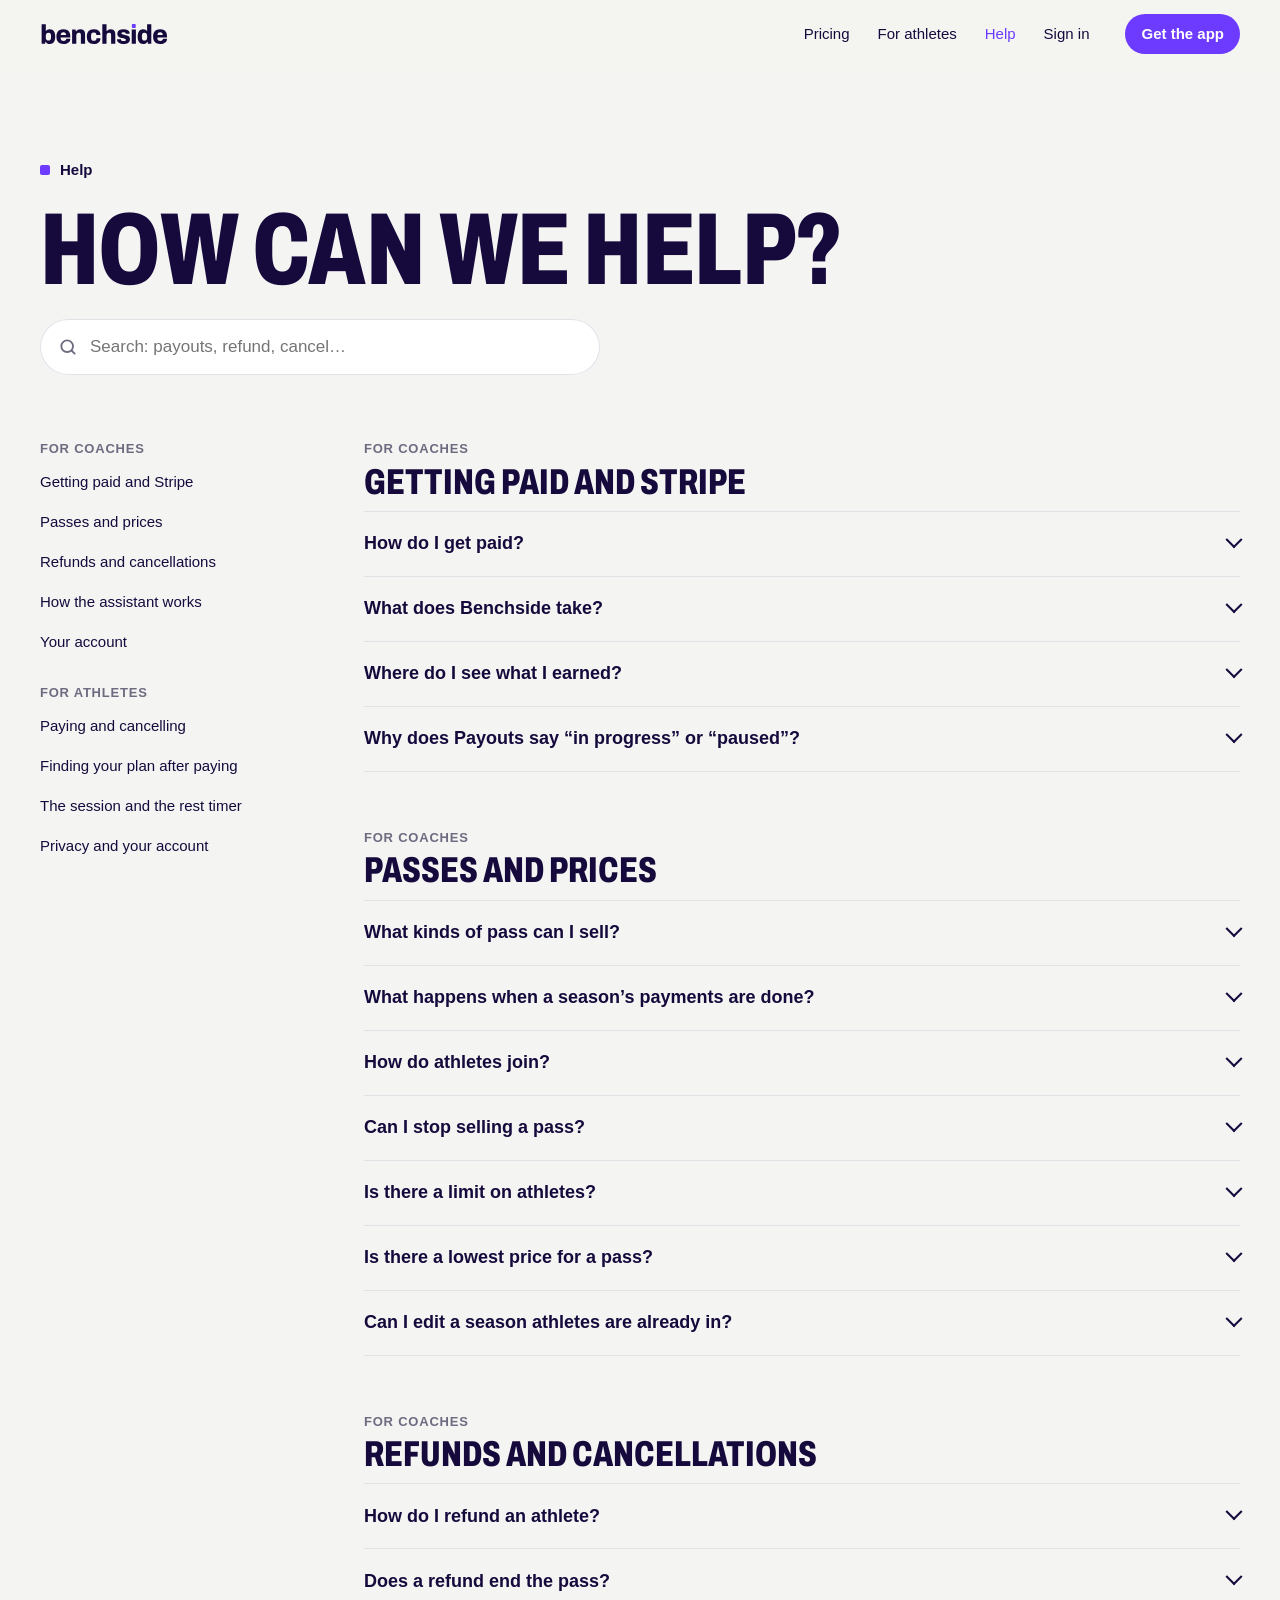
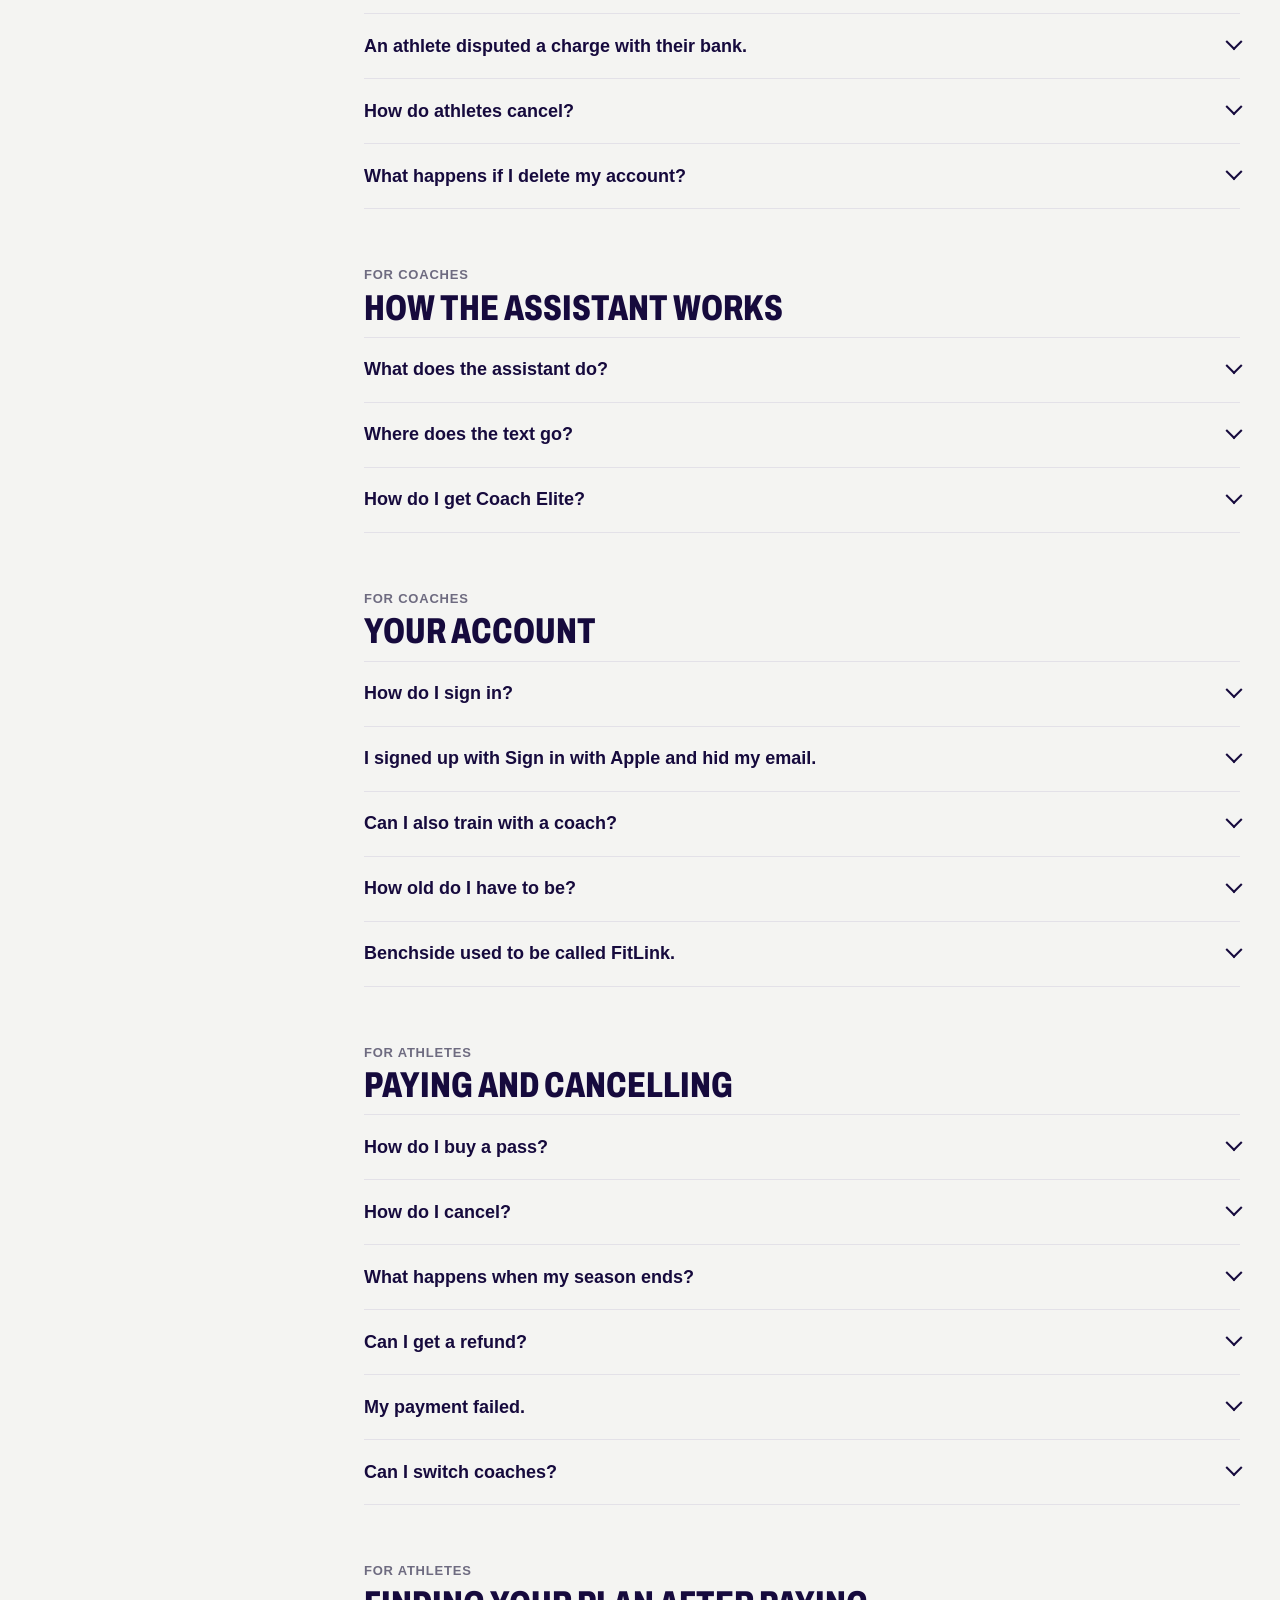
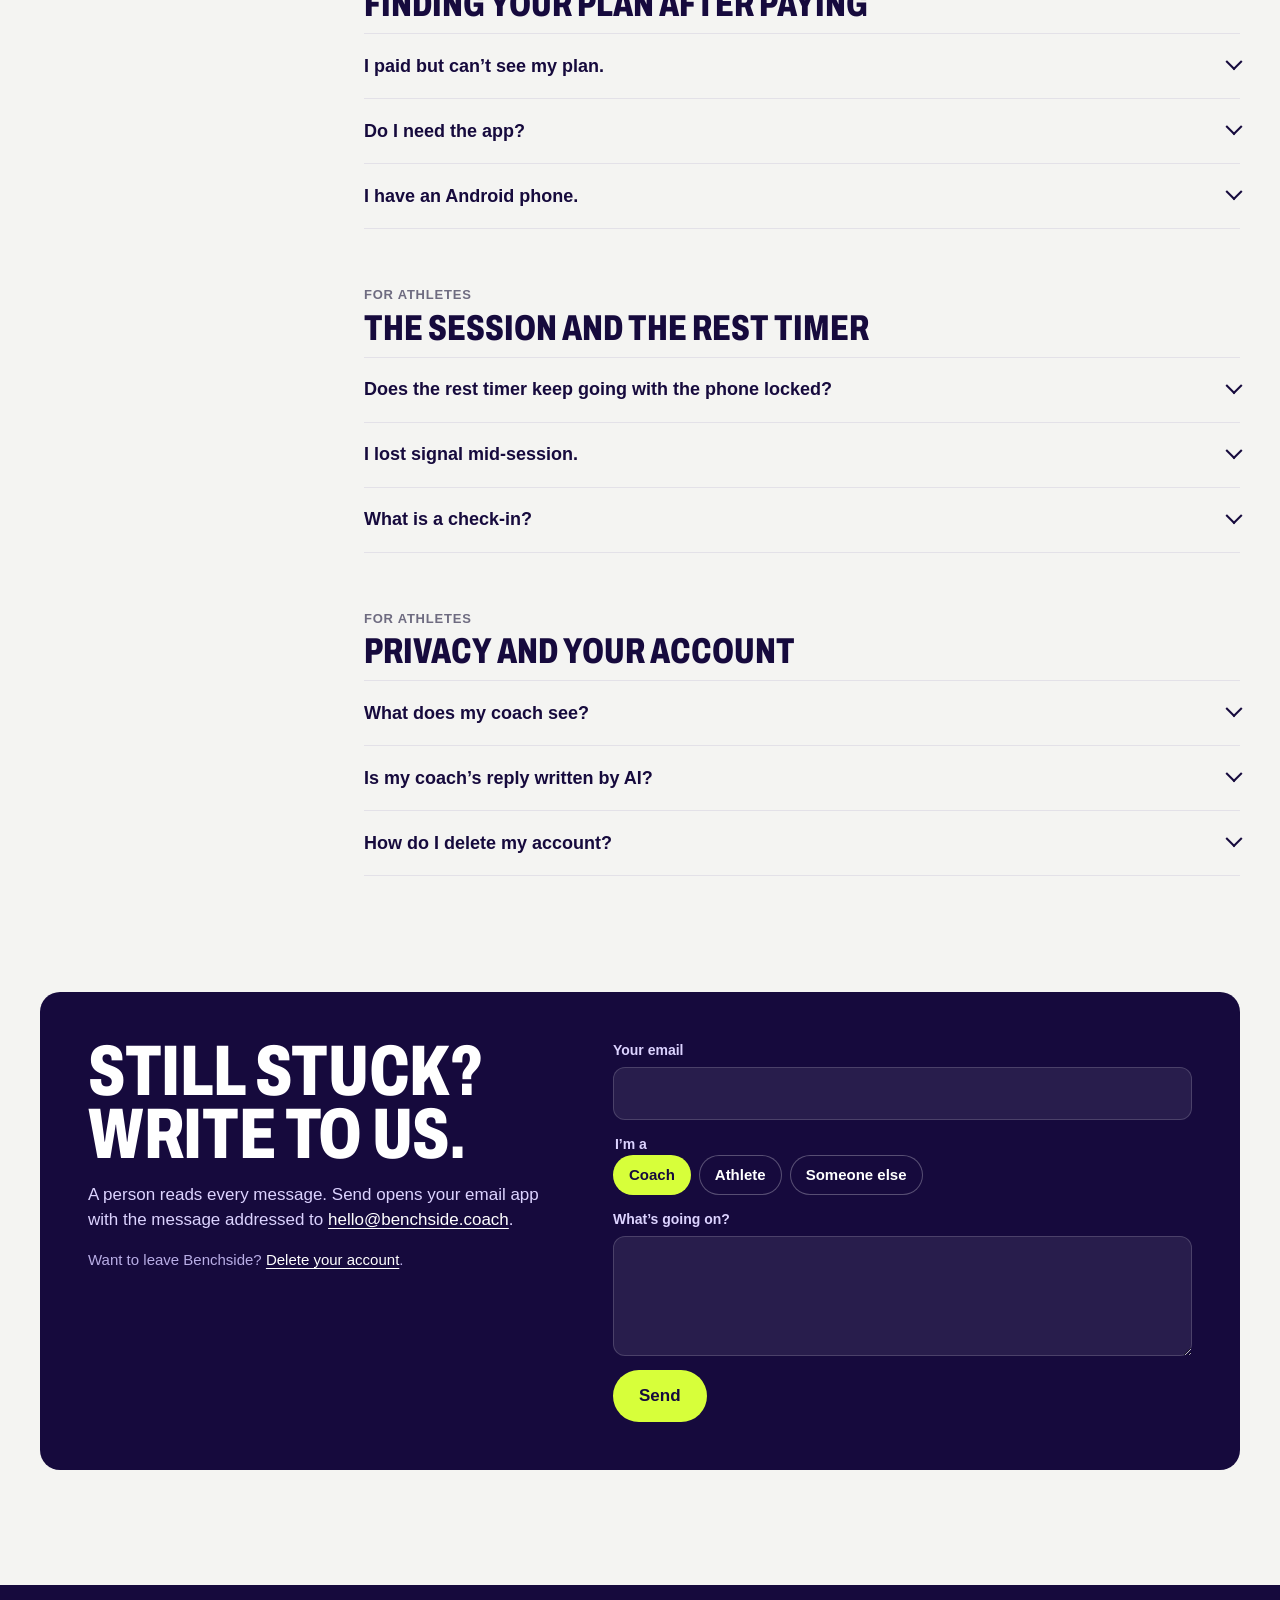
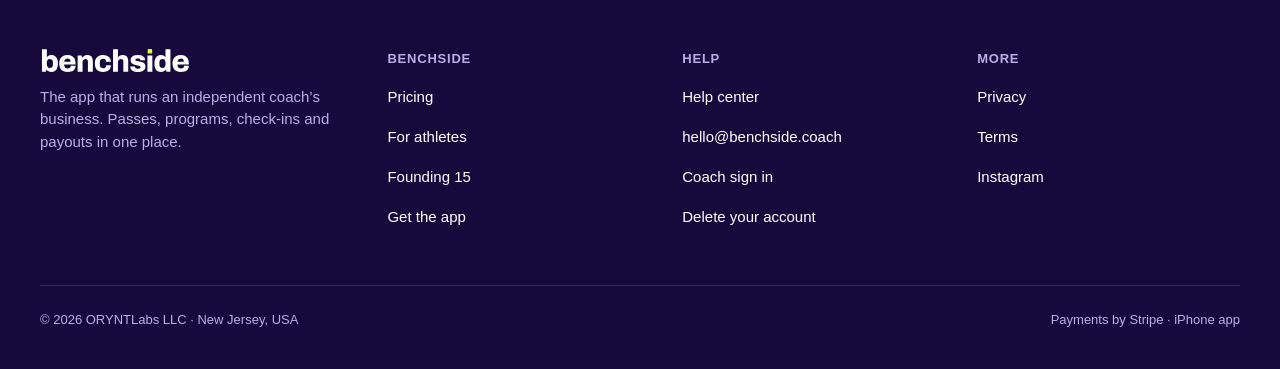
<file: support.html>
<!doctype html>
<html lang="en">
<head>
<meta charset="utf-8">
<meta name="viewport" content="width=device-width, initial-scale=1, viewport-fit=cover">
<title>Help — Benchside</title>
<meta name="description" content="Answers for coaches and athletes on Benchside: payouts, passes, refunds, the assistant, signing in, cancelling and privacy. A person reads every message.">
<link rel="canonical" href="https://benchside.coach/support">
<meta name="theme-color" content="#F4F4F2">
<meta name="apple-itunes-app" content="app-id=6779058450">
<meta property="og:type" content="website">
<meta property="og:site_name" content="Benchside">
<meta property="og:url" content="https://benchside.coach/support">
<meta property="og:title" content="Help — Benchside">
<meta property="og:description" content="Answers for coaches and athletes on Benchside: payouts, passes, refunds, the assistant, signing in, cancelling and privacy. A person reads every message.">
<meta property="og:image" content="https://benchside.coach/og-image.png">
<meta property="og:image:width" content="1200">
<meta property="og:image:height" content="630">
<meta property="og:image:alt" content="Benchside: coach people, get paid for it">
<meta name="twitter:card" content="summary_large_image">
<meta name="twitter:title" content="Help — Benchside">
<meta name="twitter:description" content="Answers for coaches and athletes on Benchside: payouts, passes, refunds, the assistant, signing in, cancelling and privacy. A person reads every message.">
<meta name="twitter:image" content="https://benchside.coach/og-image.png">
<link rel="icon" href="/favicon.svg" type="image/svg+xml">
<link rel="icon" href="/favicon-32.png" sizes="32x32" type="image/png">
<link rel="apple-touch-icon" href="/apple-touch-icon.png">
<link rel="manifest" href="/site.webmanifest">
<link rel="preload" href="/assets/fonts/archivo-var.woff2" as="font" type="font/woff2" crossorigin>
<link rel="stylesheet" href="/assets/site.css?v=20261029">
<script>document.documentElement.classList.add("js")</script>
<script src="/assets/site.js?v=20261029" defer></script>
</head>
<body>
<a class="skip" href="#main">Skip to content</a>
<header class="site-header">
  <div class="wrap">
    <a class="brand" href="/" aria-label="Benchside home"><img src="/assets/brand/wordmark.svg" alt="Benchside" width="128" height="19"></a>
    <nav class="nav" aria-label="Main"><a href="/pricing">Pricing</a><a href="/athletes">For athletes</a><a href="/support" aria-current="page">Help</a><a class="signin" href="https://benchside.coach/coach">Sign in</a></nav>
    <div class="header-cta">
      <a class="btn btn-primary btn-sm" href="https://apps.apple.com/app/id6779058450">Get the app</a>
      <button class="menu-btn" type="button" aria-expanded="false" aria-controls="mobile-nav" aria-label="Open menu">
        <svg width="22" height="22" viewBox="0 0 24 24" fill="none" stroke="currentColor" stroke-width="2.2" stroke-linecap="round" aria-hidden="true"><path d="M4 8h16M4 16h16"/></svg>
      </button>
    </div>
  </div>
  <nav class="mobile-nav" id="mobile-nav" aria-label="Main">
    <a href="/pricing">Pricing<span aria-hidden="true">→</span></a><a href="/athletes">For athletes<span aria-hidden="true">→</span></a><a href="/support">Help<span aria-hidden="true">→</span></a><a href="https://benchside.coach/coach">Coach sign in<span aria-hidden="true">→</span></a>
    <a class="btn btn-primary" href="https://apps.apple.com/app/id6779058450">Get Benchside for iPhone</a>
  </nav>
</header>
<main id="main">
<section class="page-hero">
  <div class="wrap">
    <span class="kicker">Help</span>
    <h1 class="display d-xl">How can we help?</h1>
    <div class="search" role="search">
      <svg width="20" height="20" viewBox="0 0 24 24" fill="none" stroke="currentColor" stroke-width="2.2" stroke-linecap="round" aria-hidden="true"><circle cx="11" cy="11" r="7"/><path d="M20 20l-3.5-3.5"/></svg>
      <label class="sr" for="help-search">Search help</label>
      <input id="help-search" type="search" placeholder="Search: payouts, refund, cancel…" autocomplete="off">
    </div>
  </div>
</section>
<section style="padding-bottom:clamp(72px,9vw,120px)">
  <div class="wrap help-grid">
    <nav class="help-nav" aria-label="Help topics">
      <div><h2>For coaches</h2><ul><li><a href="#coach-payouts">Getting paid and Stripe</a></li><li><a href="#coach-passes">Passes and prices</a></li><li><a href="#coach-refunds">Refunds and cancellations</a></li><li><a href="#coach-assistant">How the assistant works</a></li><li><a href="#coach-account">Your account</a></li></ul></div>
      <div><h2>For athletes</h2><ul><li><a href="#athlete-paying">Paying and cancelling</a></li><li><a href="#athlete-plan">Finding your plan after paying</a></li><li><a href="#athlete-timer">The session and the rest timer</a></li><li><a href="#athlete-privacy">Privacy and your account</a></li></ul></div>
    </nav>
    <div>
      <p class="no-results" role="status">Nothing matches that yet. Write to us below and a person will answer.</p>
      <div class="help-group" id="coach-payouts"><span class="label">For coaches</span><h2>Getting paid and Stripe</h2><div class="faq"><details><summary>How do I get paid?</summary><div class="answer"><p>Connect payouts in the app (Profile, then Payouts). Stripe opens inside the app, asks for your identity and bank details, and tells Benchside when your account can take charges. Until then nobody can buy your pass. Stripe sends payouts to that bank.</p></div></details><details><summary>What does Benchside take?</summary><div class="answer"><p>10% of each pass payment, or 5% while Coach Elite or a Founding free year is active. On the standard plans your athlete pays exactly the price you set; that amount minus the Benchside fee goes to your Stripe balance. A booking fee, when a coach uses one, is included in the total the athlete is shown before paying. Stripe’s card processing fee comes out of Benchside’s share. See <a href="/pricing">Pricing</a>.</p></div></details><details><summary>Where do I see what I earned?</summary><div class="answer"><p>The Earnings tab in the app, or <a href="https://benchside.coach/coach/earnings">Earnings on the web</a>: every pass payment with the fees on it and what reached you, by month. The payout date and the bank it goes to live in Stripe; the app opens your Stripe account from Payouts.</p></div></details><details><summary>Why does Payouts say “in progress” or “paused”?</summary><div class="answer"><p>Stripe still needs something from you (a document, a bank detail) or has paused payouts. Open Payouts in the app: it lists what is due and takes you to Stripe to finish it.</p></div></details></div></div><div class="help-group" id="coach-passes"><span class="label">For coaches</span><h2>Passes and prices</h2><div class="faq"><details><summary>What kinds of pass can I sell?</summary><div class="answer"><p>An open pass that renews every month (or every year) until the athlete cancels, or a season of a fixed number of weeks. You set the price per month (or per year) in the app. A season charges that price for as many payments as its weeks take and then stops billing by itself: on a monthly price, a 4-week season is one payment, 8 weeks is two and 12 weeks is three. Athletes see the number of payments and the total before they pay. A price change never applies to a period an athlete has already paid for.</p></div></details><details><summary>What happens when a season’s payments are done?</summary><div class="answer"><p>Nothing more is charged. The season ends when the period the last payment covered ends. The athlete keeps their copy of the season and everything they logged, stays on your roster, and is invited to start another season with you; edits you publish to the pass no longer reach them. Changing a season’s length changes the payments for athletes who buy it after the change.</p></div></details><details><summary>How do athletes join?</summary><div class="answer"><p>Share your link: it opens your page with your passes, in any browser. Athletes buy there or in the app, or send you a request you accept. Nobody lands on your roster without doing one of those things.</p></div></details><details><summary>Can I stop selling a pass?</summary><div class="answer"><p>Yes: Stop selling, from the pass’s menu. Athletes who hold it keep it; new athletes can’t buy it. Sell again brings it back.</p></div></details><details><summary>Is there a limit on athletes?</summary><div class="answer"><p>On the free plan, your sixth paying athlete’s payment goes through and they join. From then on you need Elite to keep changing your athletes’ plans; their payments keep coming either way. Coach Elite and Founding have no cap.</p></div></details><details><summary>Is there a lowest price for a pass?</summary><div class="answer"><p>Yes: $25 a payment.</p></div></details><details><summary>Can I edit a season athletes are already in?</summary><div class="answer"><p>Yes, in the app or in the season editor on the web. A week an athlete has already started is protected; everything else publishes to everyone on the pass, and you can tell them what changed.</p></div></details></div></div><div class="help-group" id="coach-refunds"><span class="label">For coaches</span><h2>Refunds and cancellations</h2><div class="faq"><details><summary>How do I refund an athlete?</summary><div class="answer"><p>From the athlete’s page in the app: Refund last payment. Choose the full amount or half of it, and whether their pass ends now or keeps running to the end of the period they paid for. You see the amount, the date and the pass before you confirm. The refund goes back to their card through Stripe and comes out of your balance; Stripe may keep its processing fee. Payments older than 90 days can’t be refunded this way.</p></div></details><details><summary>Does a refund end the pass?</summary><div class="answer"><p>Only if you choose that. You can end the pass with the refund, or refund as a goodwill gesture and let the pass run to the end of the period they paid for. Either way the athlete stays on your roster with their history; removing them from the roster is a separate action.</p></div></details><details><summary>An athlete disputed a charge with their bank.</summary><div class="answer"><p>Disputes run under Stripe’s and the card networks’ rules. While one is open the amount is held back from your payouts; if it closes in your favour the money is paid to you again. Each dispute costs you $15, won or lost (an inquiry costs nothing), taken from what Stripe pays you for that payment or for your next ones.</p></div></details><details><summary>How do athletes cancel?</summary><div class="answer"><p>From the app: Profile, then Manage pass. Cancelling stops the next payment; they keep training until the period they paid for ends, and you can see the end date. After that the pass’s plan is no longer part of what they paid for. They stay on your roster with their history and can buy a pass again.</p></div></details><details><summary>What happens if I delete my account?</summary><div class="answer"><p>Every pass with you ends. Time your athletes prepaid and have not had is refunded to them automatically from your balance. They keep their accounts, logs and history and can join another coach. If you also train with another coach, that pass ends the same day; time you already paid for isn’t refunded. Delete your account <a href="https://benchside.coach/delete-account">on the web</a> or from Profile in the app.</p></div></details></div></div><div class="help-group" id="coach-assistant"><span class="label">For coaches</span><h2>How the assistant works</h2><div class="faq"><details><summary>What does the assistant do?</summary><div class="answer"><p>It reads an athlete’s check-in and their logged sets and drafts a reply in your voice. You edit, approve and send; nothing reaches an athlete on its own. It needs Coach Elite, and you agree to it in the app before the first draft.</p></div></details><details><summary>Where does the text go?</summary><div class="answer"><p>The check-in text is sent to Google (Gemini) to produce the draft and for nothing else. The <a href="/privacy">Privacy Policy</a> says so, and athletes are told their coach may use an assistant.</p></div></details><details><summary>How do I get Coach Elite?</summary><div class="answer"><p>Subscribe on the web from your <a href="https://benchside.coach/coach">coach dashboard</a>; the app opens your dashboard. You pay on Stripe’s page, $29.99 a month or $249 a year, and manage or cancel it from the link in your Stripe receipt. If you already have Elite through the App Store, it stays managed in your Apple subscriptions.</p></div></details></div></div><div class="help-group" id="coach-account"><span class="label">For coaches</span><h2>Your account</h2><div class="faq"><details><summary>How do I sign in?</summary><div class="answer"><p>With Sign in with Apple or a six-digit code sent to your email. There are no passwords. The season editor on the web signs in with the same email code.</p></div></details><details><summary>I signed up with Sign in with Apple and hid my email.</summary><div class="answer"><p>Sign in in the Benchside app with Sign in with Apple; it opens the same account. To see the address Benchside has for you, on your iPhone open Settings, then your name, then Sign in with Apple, then Benchside.</p></div></details><details><summary>Can I also train with a coach?</summary><div class="answer"><p>Yes. From Profile, a coach can turn on training and open another coach’s link or enter their code. The account then has two modes, Coaching and Training, each with its own Home, messages and notifications; your athletes never see your own training, and you cannot coach yourself.</p></div></details><details><summary>How old do I have to be?</summary><div class="answer"><p>Benchside is for people aged 16 and over. We ask for your date of birth at sign-up.</p></div></details><details><summary>Benchside used to be called FitLink.</summary><div class="answer"><p>Yes. FitLink is now Benchside: the same app, the same account and the same payouts, with a new name and a new look.</p></div></details></div></div><div class="help-group" id="athlete-paying"><span class="label">For athletes</span><h2>Paying and cancelling</h2><div class="faq"><details><summary>How do I buy a pass?</summary><div class="answer"><p>Open your coach’s link, pick a pass, enter your email and the six-digit code we send, then pay by card. Stripe handles the card; Benchside never sees the number. The same email signs you in to the app.</p></div></details><details><summary>How do I cancel?</summary><div class="answer"><p>In the app: Profile, then Manage pass. Cancelling stops the next payment. You keep your coach’s plan until the end of what you have paid for; after that it is no longer part of your pass. Your logged sets, check-ins and messages stay. A season stops billing by itself after its last payment, so there is nothing to cancel when it ends.</p></div></details><details><summary>What happens when my season ends?</summary><div class="answer"><p>A season is billed a set number of payments, shown before you pay, and then nothing more is charged. When the period the last payment covered ends, the season is complete: you keep your copy of it and everything you logged, and you stay with your coach. Open your coach’s link to start another season with them.</p></div></details><details><summary>Can I get a refund?</summary><div class="answer"><p>Ask your coach. Refunds are the coach’s call and are issued through the app, back to the card you paid with. Switching coaches or deleting your account ends your pass that day, and time already paid isn’t refunded, so ask your coach before you switch.</p></div></details><details><summary>My payment failed.</summary><div class="answer"><p>Your pass is on hold until a payment goes through; your coach can see that. Stripe emails you a link to update the card.</p></div></details><details><summary>Can I switch coaches?</summary><div class="answer"><p>Yes: open the new coach’s link and confirm. Before you do, you see which of your passes end. Your pass with your current coach ends that day: it stops billing and won’t renew, and any unpaid amount on it is forgiven. Time already paid isn’t refunded, so ask your coach before you switch. Your history with the previous coach stays in their records.</p></div></details></div></div><div class="help-group" id="athlete-plan"><span class="label">For athletes</span><h2>Finding your plan after paying</h2><div class="faq"><details><summary>I paid but can’t see my plan.</summary><div class="answer"><p>Sign in to the app with the same email you paid with. Your first week is written by your coach; Today says it is on its way while they do. If it has been a while, message your coach in the app.</p></div></details><details><summary>Do I need the app?</summary><div class="answer"><p>To train, yes. Buying works in any browser; the plan, the timer, check-ins and messages are in the iPhone app.</p></div></details><details><summary>I have an Android phone.</summary><div class="answer"><p>Benchside is an iPhone app today; there is no Android app. Check with your coach before you pay.</p></div></details></div></div><div class="help-group" id="athlete-timer"><span class="label">For athletes</span><h2>The session and the rest timer</h2><div class="faq"><details><summary>Does the rest timer keep going with the phone locked?</summary><div class="answer"><p>Yes. It runs on the clock, not on the app being open: lock the phone, put it in a pocket, and it still ends on time with a notification at the deadline.</p></div></details><details><summary>I lost signal mid-session.</summary><div class="answer"><p>Keep logging. The app shows Offline, keeps your sets on the phone, and sends them when you are back.</p></div></details><details><summary>What is a check-in?</summary><div class="answer"><p>Once a week the app asks how it went: effort, whether anything hurt, which session stood out. Your coach reads it where they reply to you.</p></div></details></div></div><div class="help-group" id="athlete-privacy"><span class="label">For athletes</span><h2>Privacy and your account</h2><div class="faq"><details><summary>What does my coach see?</summary><div class="answer"><p>Your plan, the sets you log, your check-ins, your messages and what you send in the chat. Apple Health is optional and off by default: if you turn it on, Benchside can save finished workouts to Apple Health and read resting heart rate and sleep, and your coach sees those two numbers only if you also turn on sharing.</p></div></details><details><summary>Is my coach’s reply written by AI?</summary><div class="answer"><p>Coaches can use an assistant that drafts a reply. Your coach reads, edits and sends every message.</p></div></details><details><summary>How do I delete my account?</summary><div class="answer"><p>From Profile in the app, or <a href="https://benchside.coach/delete-account">on the web</a>. You see which passes end before you confirm. Any pass you hold ends that day and stops billing; time already paid isn’t refunded. It is immediate and cannot be undone; payment records are kept where the law requires it.</p></div></details></div></div>
    </div>
  </div>
</section>
<section style="padding-bottom:clamp(72px,9vw,120px)" id="contact">
  <div class="wrap">
    <div class="contact">
      <div style="display:grid;gap:16px;align-content:start">
        <h2 class="display d-l">Still stuck? Write to us.</h2>
        <p style="color:#DCD3FF">A person reads every message. Send opens your email app with the message addressed to <a style="color:#fff" href="mailto:hello@benchside.coach">hello@benchside.coach</a>.</p>
        <p class="small" style="color:#B9AEE6">Want to leave Benchside? <a style="color:#fff" href="https://benchside.coach/delete-account">Delete your account</a>.</p>
      </div>
      <form id="contact-form" data-to="hello@benchside.coach" action="mailto:hello@benchside.coach" method="post" enctype="text/plain">
        <div class="field"><label for="c-email">Your email</label><input id="c-email" name="email" type="email" autocomplete="email" required></div>
        <fieldset class="field"><legend>I’m a</legend>
          <div class="chips">
            <label><input type="radio" name="role" value="Coach" checked><span>Coach</span></label>
            <label><input type="radio" name="role" value="Athlete"><span>Athlete</span></label>
            <label><input type="radio" name="role" value="Someone else"><span>Someone else</span></label>
          </div>
        </fieldset>
        <div class="field"><label for="c-msg">What’s going on?</label><textarea id="c-msg" name="message" required></textarea></div>
        <button class="btn btn-lime" type="submit" style="justify-self:start">Send</button>
      </form>
    </div>
  </div>
</section>
</main>
<footer class="site-footer on-deep">
  <div class="wrap">
    <div class="foot-top">
      <div class="foot-brand">
        <img src="/assets/brand/wordmark-on-dark.svg" alt="Benchside" width="150" height="22" loading="lazy">
        <p>The app that runs an independent coach’s business. Passes, programs, check-ins and payouts in one place.</p>
      </div>
      <div class="foot-col">
        <h2>Benchside</h2>
        <ul>
          <li><a href="/pricing">Pricing</a></li>
          <li><a href="/athletes">For athletes</a></li>
          <li><a href="https://benchside.coach/founding">Founding 15</a></li>
          <li><a href="https://apps.apple.com/app/id6779058450">Get the app</a></li>
        </ul>
      </div>
      <div class="foot-col">
        <h2>Help</h2>
        <ul>
          <li><a href="/support">Help center</a></li>
          <li><a href="mailto:hello@benchside.coach">hello@benchside.coach</a></li>
          <li><a href="https://benchside.coach/coach">Coach sign in</a></li>
          <li><a href="https://benchside.coach/delete-account">Delete your account</a></li>
        </ul>
      </div>
      <div class="foot-col">
        <h2>More</h2>
        <ul>
          <li><a href="/privacy">Privacy</a></li>
          <li><a href="/terms">Terms</a></li>
          <li><a href="https://www.instagram.com/benchside.coach/" rel="noopener">Instagram</a></li>
        </ul>
      </div>
    </div>
    <div class="foot-bottom">
      <span>© 2026 ORYNTLabs LLC · New Jersey, USA</span>
      <span>Payments by Stripe · iPhone app</span>
    </div>
  </div>
</footer>
</body>
</html>
</file>
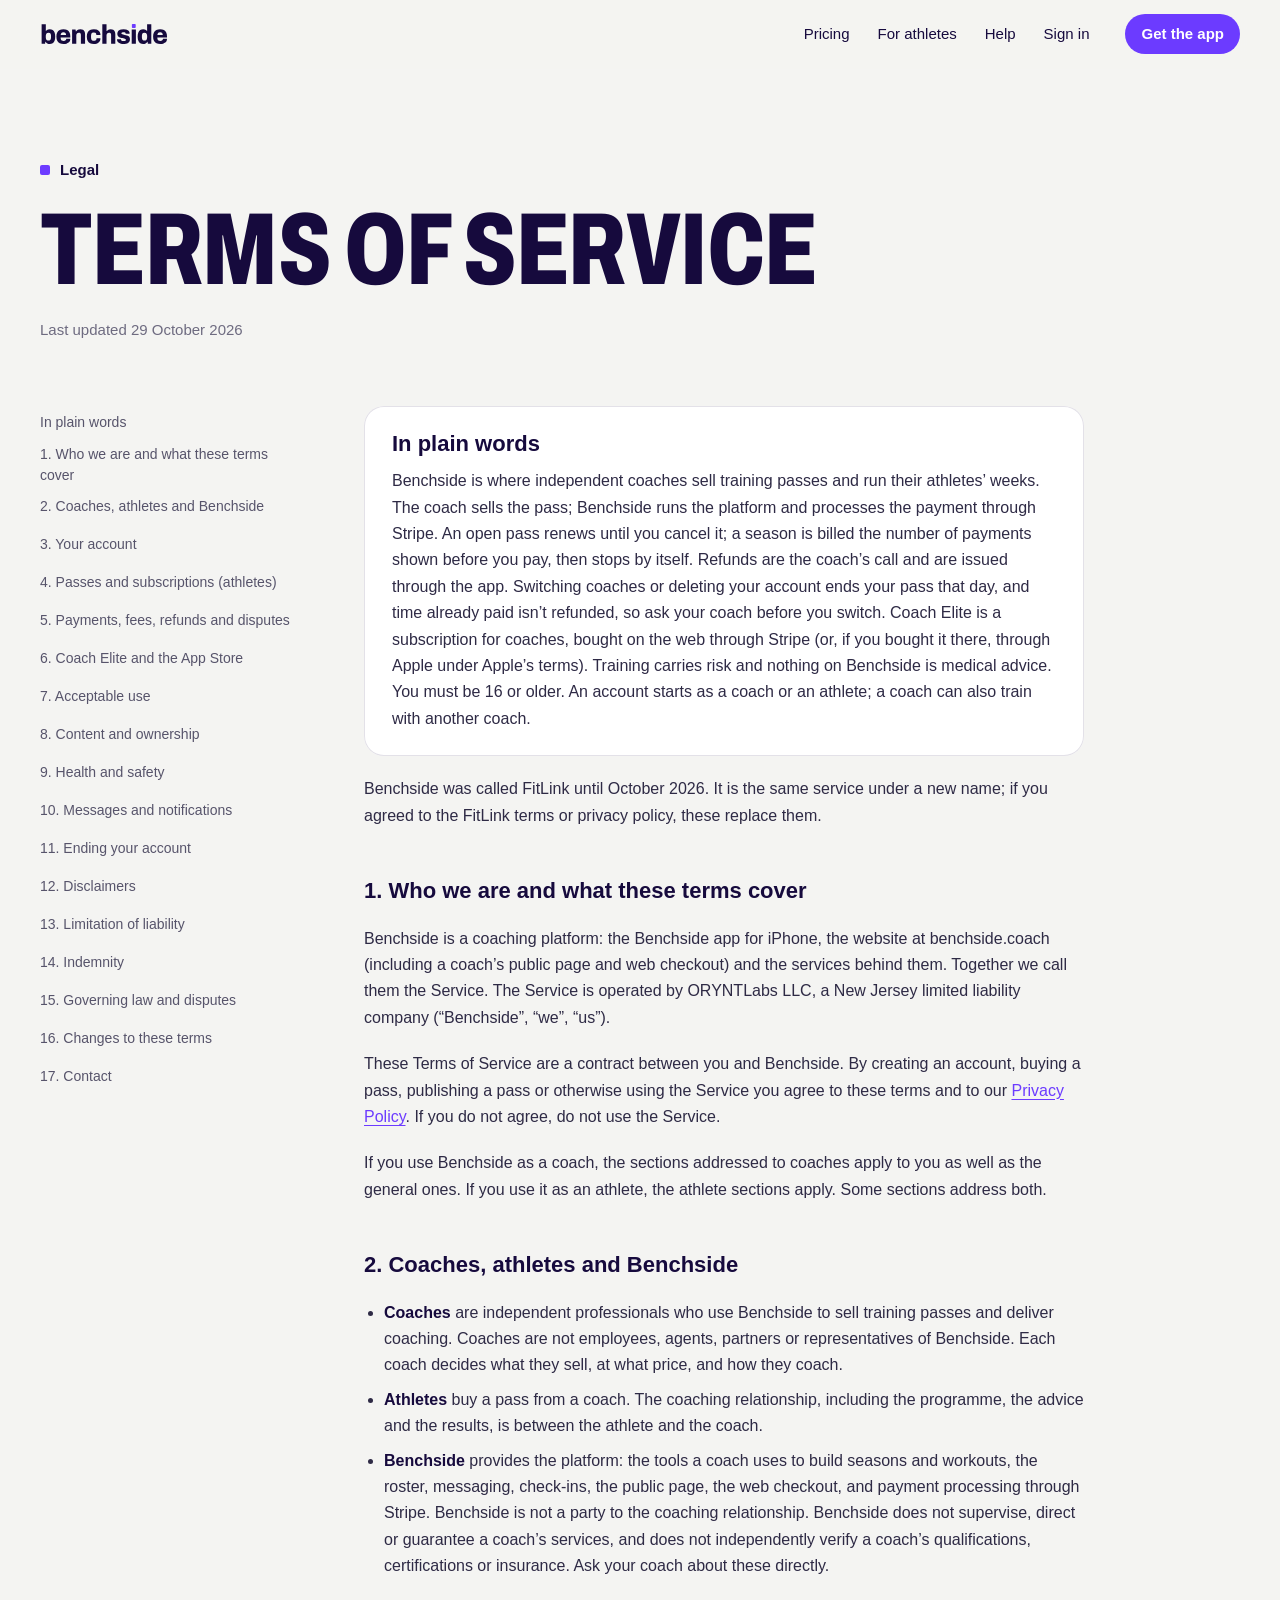
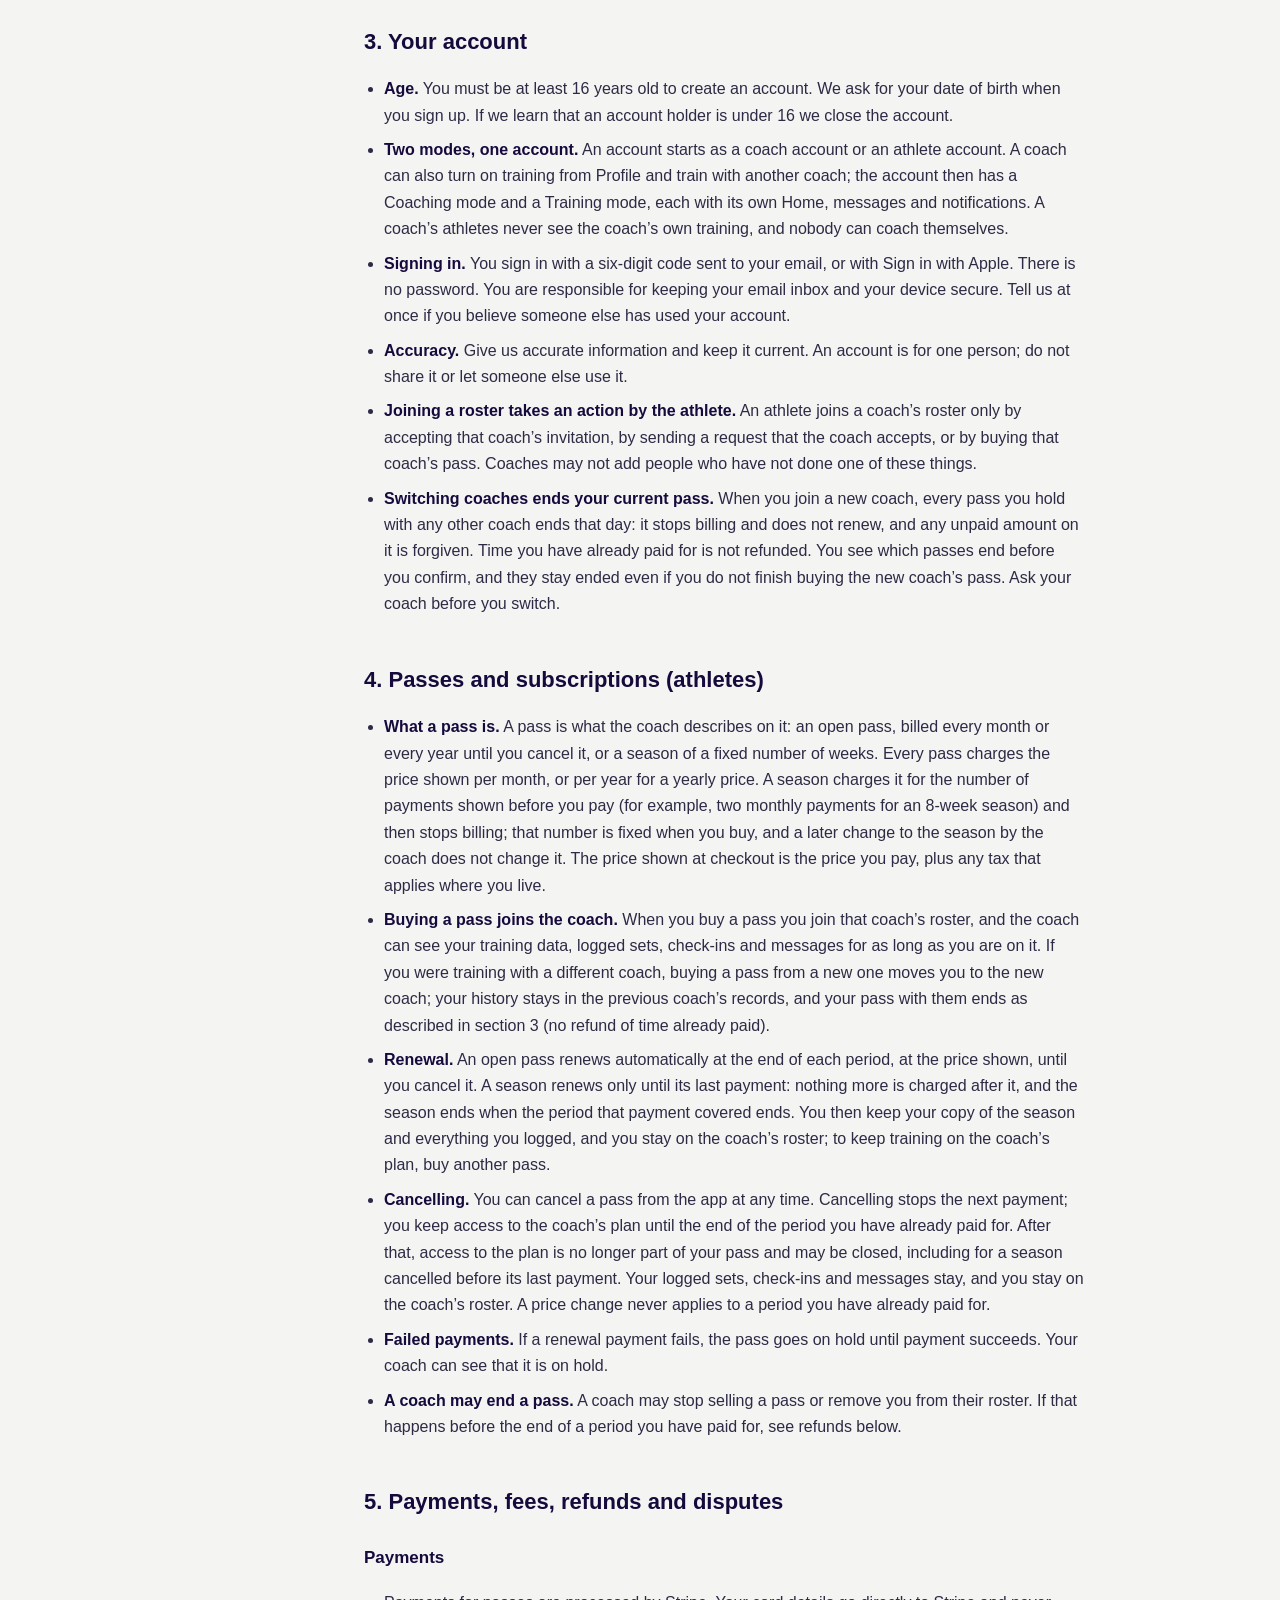
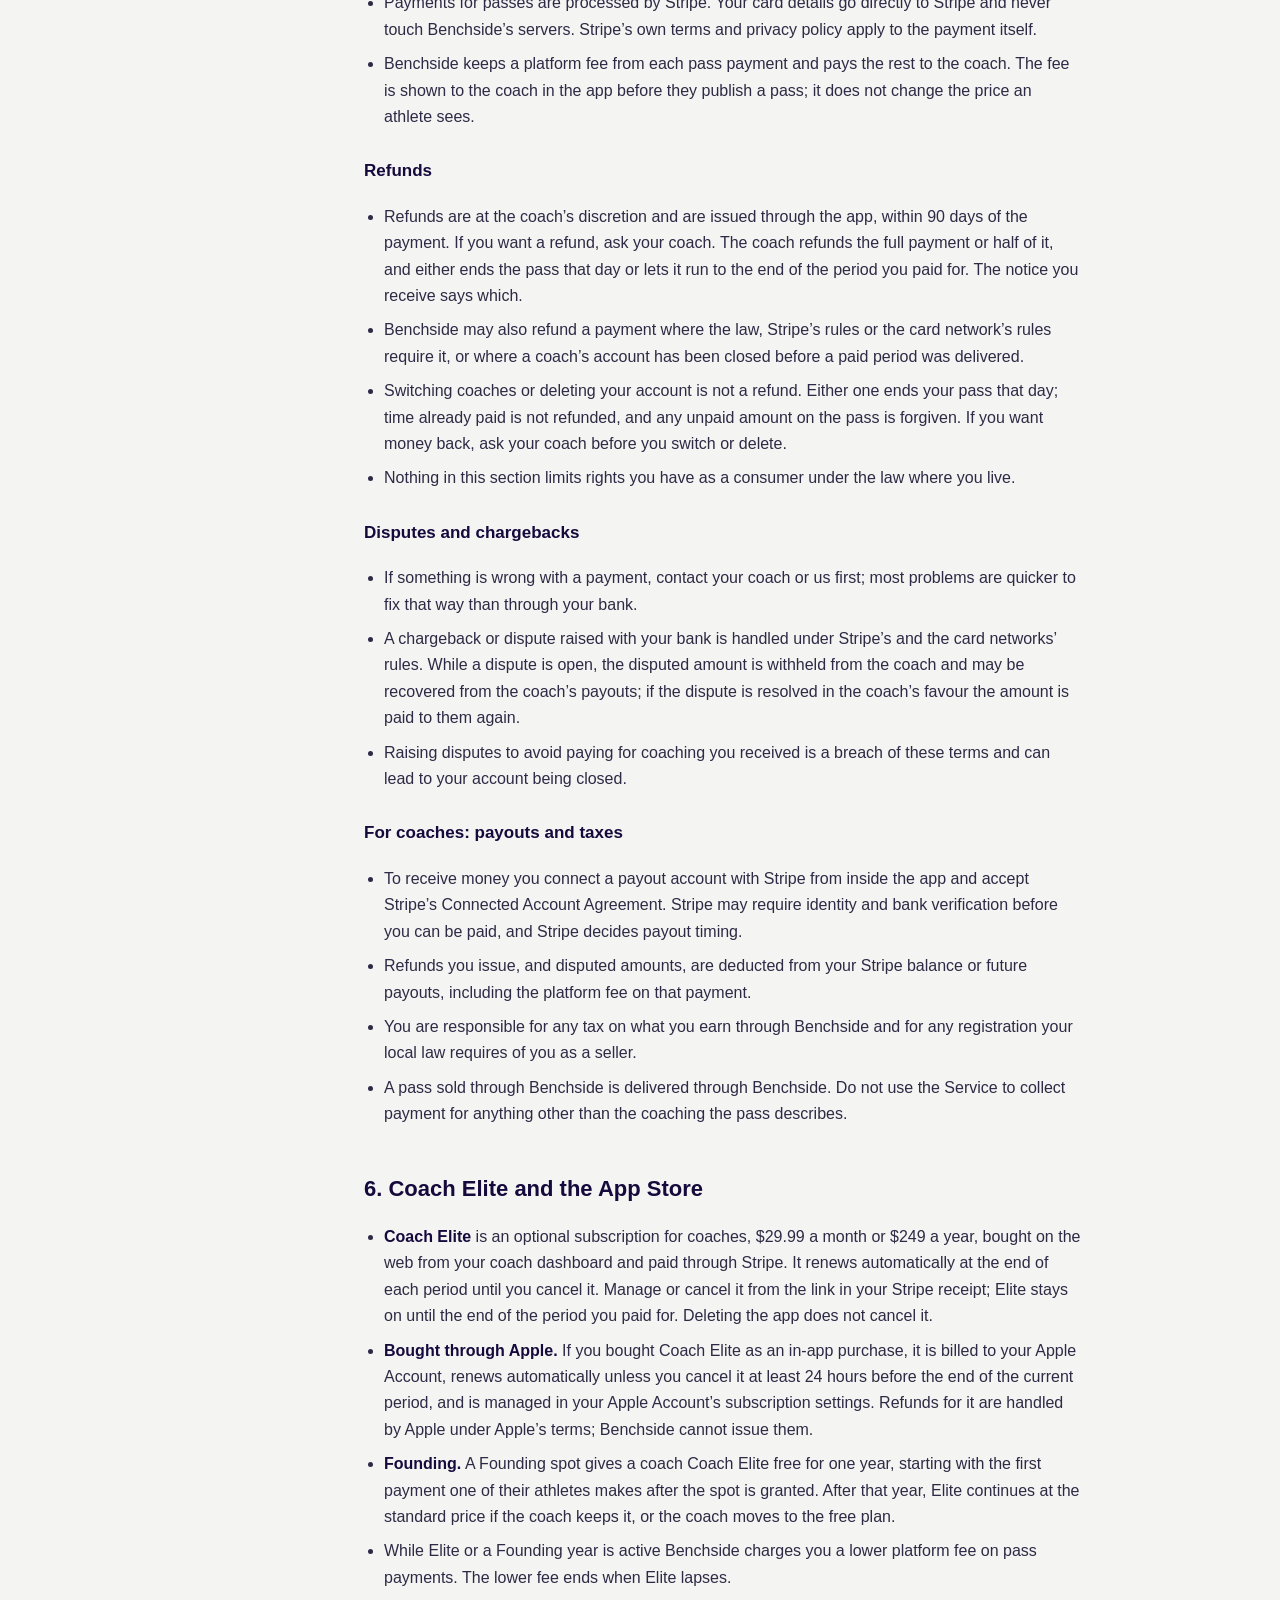
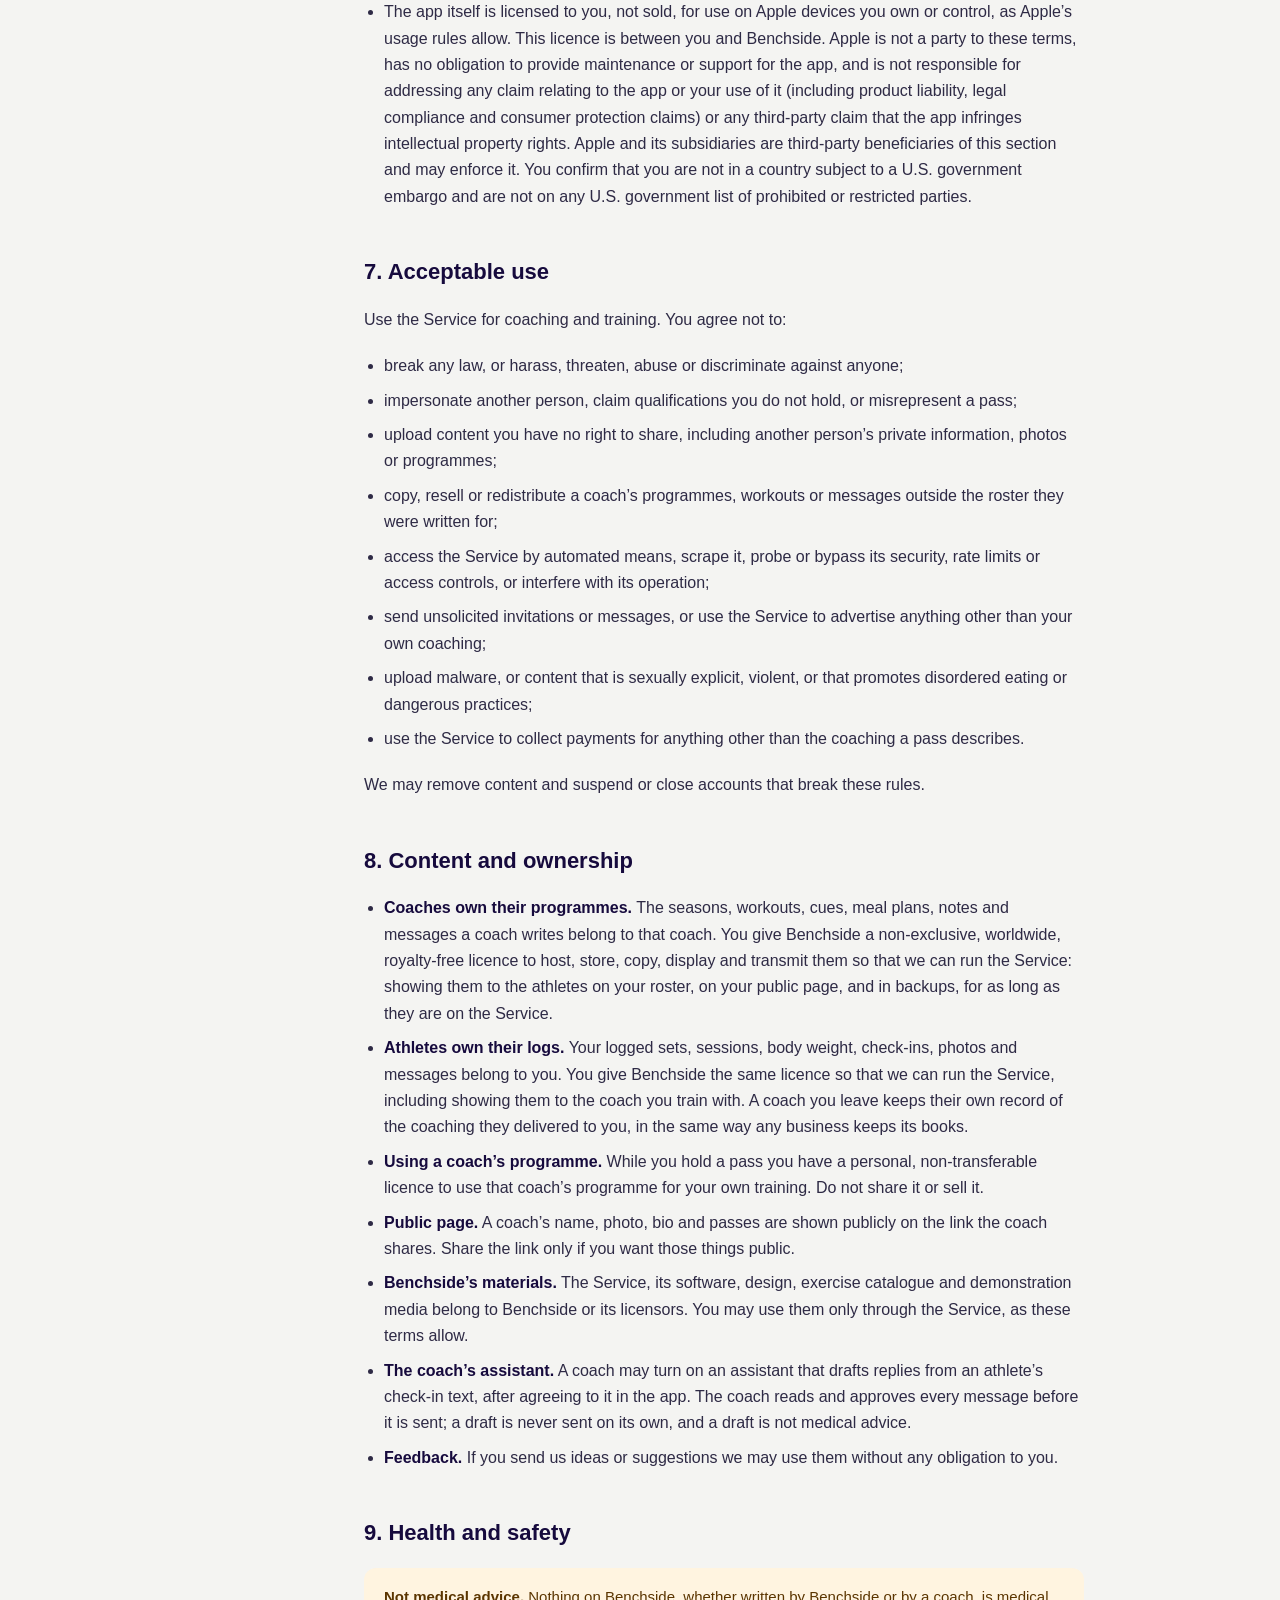
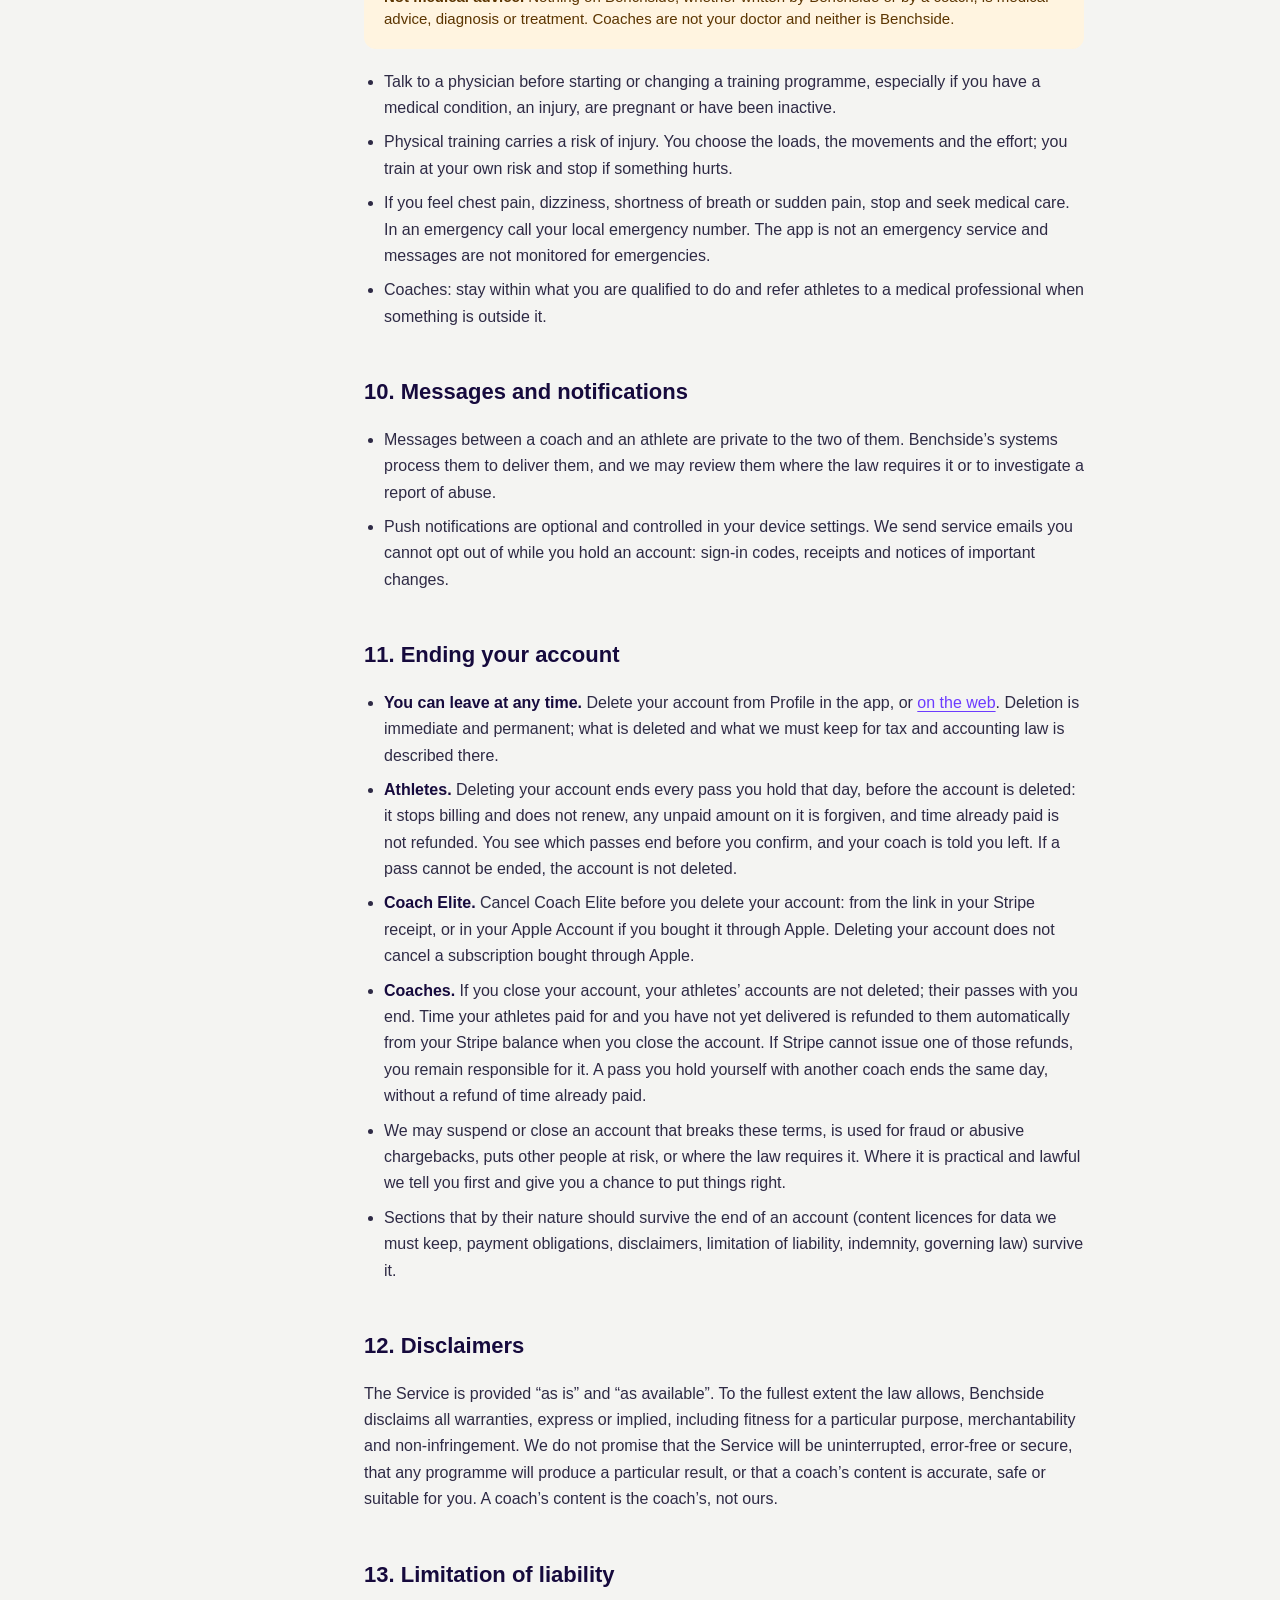
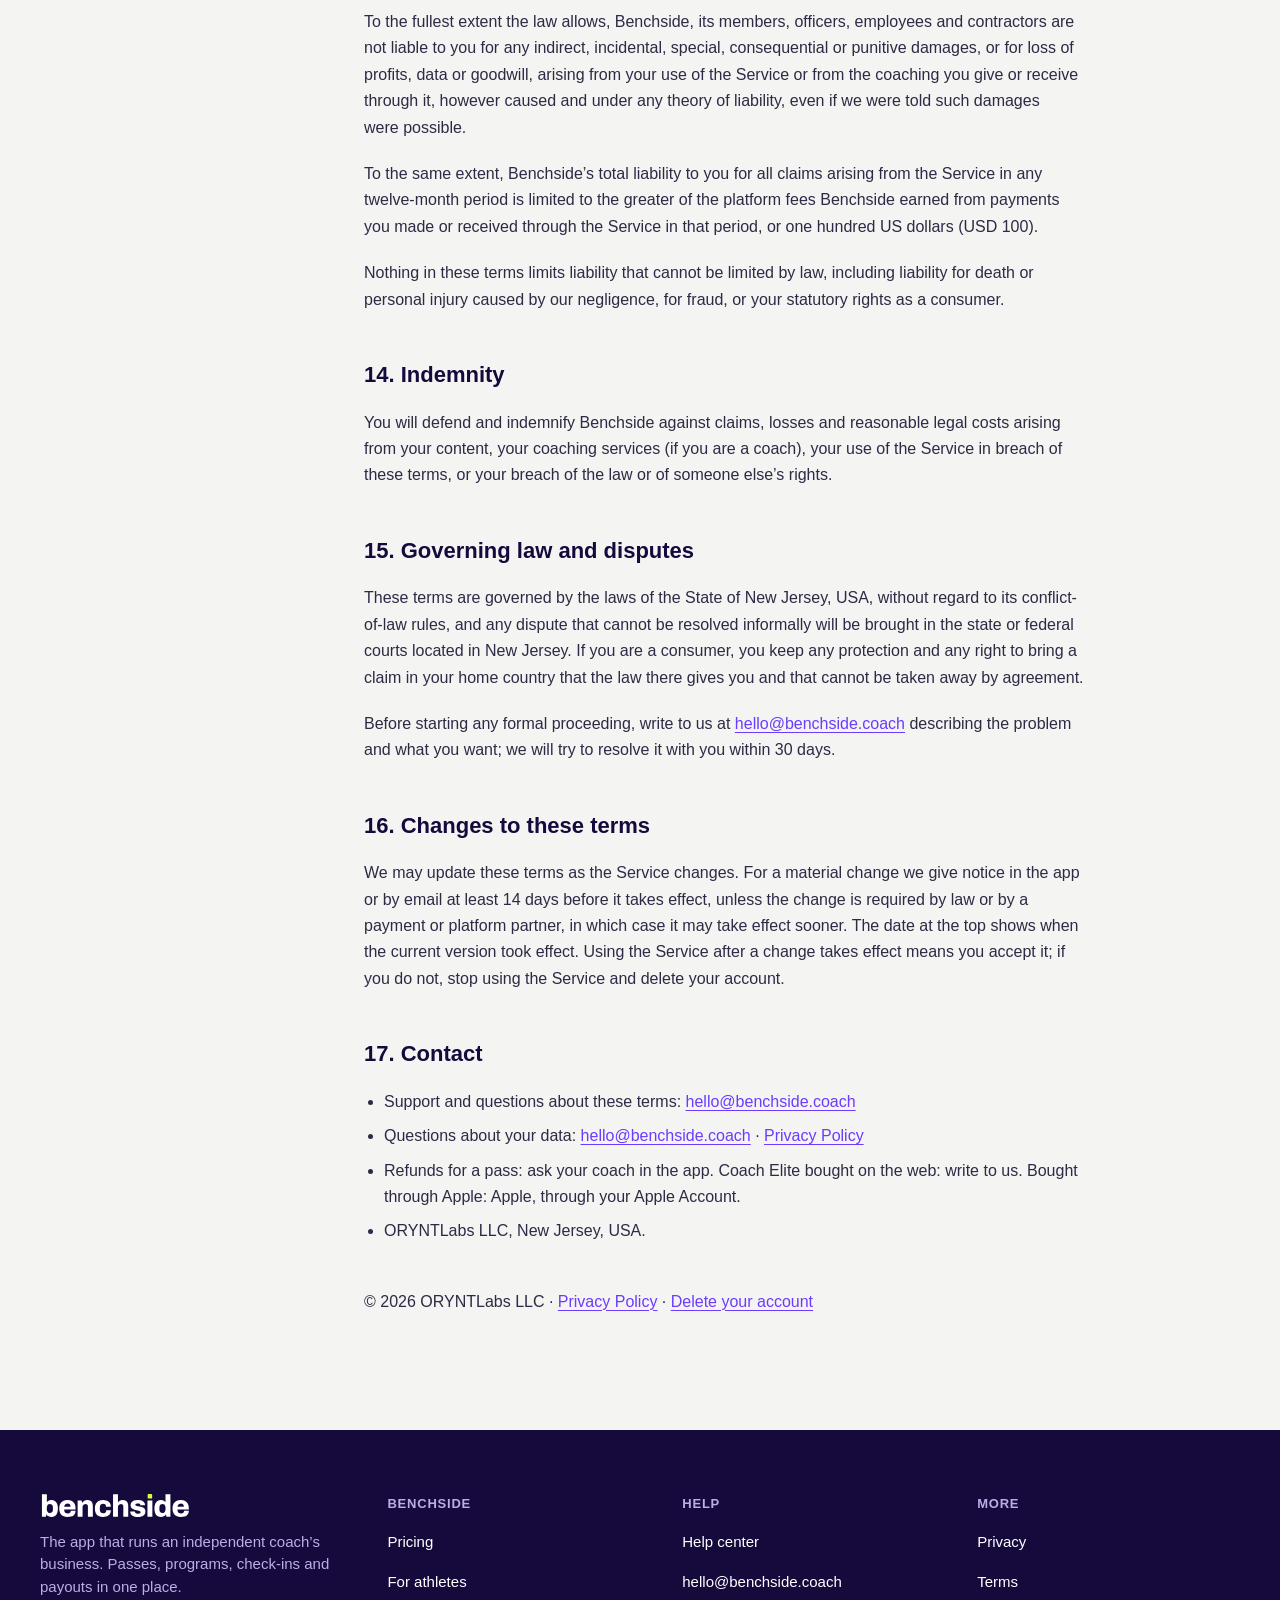
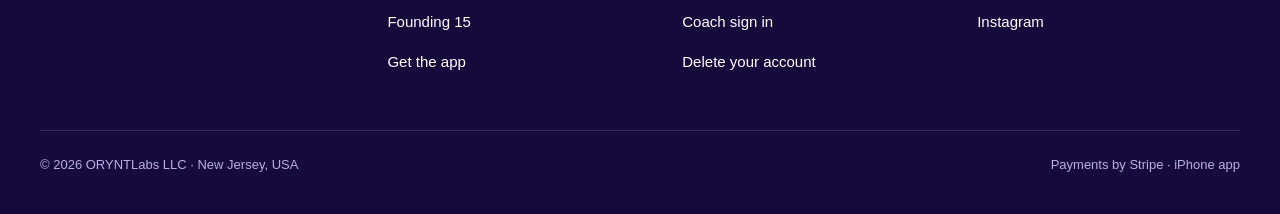
<file: terms.html>
<!doctype html>
<html lang="en">
<head>
<meta charset="utf-8">
<meta name="viewport" content="width=device-width, initial-scale=1, viewport-fit=cover">
<title>Terms of Service — Benchside</title>
<meta name="description" content="The terms for using Benchside as a coach or an athlete: passes, payments, refunds, Coach Elite, acceptable use, health and safety, and your account.">
<link rel="canonical" href="https://benchside.coach/terms">
<meta name="theme-color" content="#F4F4F2">
<meta name="apple-itunes-app" content="app-id=6779058450">
<meta property="og:type" content="website">
<meta property="og:site_name" content="Benchside">
<meta property="og:url" content="https://benchside.coach/terms">
<meta property="og:title" content="Terms of Service — Benchside">
<meta property="og:description" content="The terms for using Benchside as a coach or an athlete: passes, payments, refunds, Coach Elite, acceptable use, health and safety, and your account.">
<meta property="og:image" content="https://benchside.coach/og-image.png">
<meta property="og:image:width" content="1200">
<meta property="og:image:height" content="630">
<meta property="og:image:alt" content="Benchside: coach people, get paid for it">
<meta name="twitter:card" content="summary_large_image">
<meta name="twitter:title" content="Terms of Service — Benchside">
<meta name="twitter:description" content="The terms for using Benchside as a coach or an athlete: passes, payments, refunds, Coach Elite, acceptable use, health and safety, and your account.">
<meta name="twitter:image" content="https://benchside.coach/og-image.png">
<link rel="icon" href="/favicon.svg" type="image/svg+xml">
<link rel="icon" href="/favicon-32.png" sizes="32x32" type="image/png">
<link rel="apple-touch-icon" href="/apple-touch-icon.png">
<link rel="manifest" href="/site.webmanifest">
<link rel="preload" href="/assets/fonts/archivo-var.woff2" as="font" type="font/woff2" crossorigin>
<link rel="stylesheet" href="/assets/site.css?v=20261029">
<script>document.documentElement.classList.add("js")</script>
<script src="/assets/site.js?v=20261029" defer></script>
</head>
<body>
<a class="skip" href="#main">Skip to content</a>
<header class="site-header">
  <div class="wrap">
    <a class="brand" href="/" aria-label="Benchside home"><img src="/assets/brand/wordmark.svg" alt="Benchside" width="128" height="19"></a>
    <nav class="nav" aria-label="Main"><a href="/pricing">Pricing</a><a href="/athletes">For athletes</a><a href="/support">Help</a><a class="signin" href="https://benchside.coach/coach">Sign in</a></nav>
    <div class="header-cta">
      <a class="btn btn-primary btn-sm" href="https://apps.apple.com/app/id6779058450">Get the app</a>
      <button class="menu-btn" type="button" aria-expanded="false" aria-controls="mobile-nav" aria-label="Open menu">
        <svg width="22" height="22" viewBox="0 0 24 24" fill="none" stroke="currentColor" stroke-width="2.2" stroke-linecap="round" aria-hidden="true"><path d="M4 8h16M4 16h16"/></svg>
      </button>
    </div>
  </div>
  <nav class="mobile-nav" id="mobile-nav" aria-label="Main">
    <a href="/pricing">Pricing<span aria-hidden="true">→</span></a><a href="/athletes">For athletes<span aria-hidden="true">→</span></a><a href="/support">Help<span aria-hidden="true">→</span></a><a href="https://benchside.coach/coach">Coach sign in<span aria-hidden="true">→</span></a>
    <a class="btn btn-primary" href="https://apps.apple.com/app/id6779058450">Get Benchside for iPhone</a>
  </nav>
</header>
<main id="main">
<section class="page-hero">
  <div class="wrap">
    <span class="kicker">Legal</span>
    <h1 class="display d-xl">Terms of Service</h1>
    <p class="updated">Last updated 29 October 2026</p>
  </div>
</section>
<section style="padding-bottom:clamp(72px,9vw,120px)">
  <div class="wrap legal">
    <nav class="toc" aria-label="On this page"><a href="#plain">In plain words</a><a href="#who">1. Who we are and what these terms cover</a><a href="#roles">2. Coaches, athletes and Benchside</a><a href="#account">3. Your account</a><a href="#passes">4. Passes and subscriptions (athletes)</a><a href="#payments">5. Payments, fees, refunds and disputes</a><a href="#elite">6. Coach Elite and the App Store</a><a href="#use">7. Acceptable use</a><a href="#content">8. Content and ownership</a><a href="#health">9. Health and safety</a><a href="#messages">10. Messages and notifications</a><a href="#ending">11. Ending your account</a><a href="#disclaimers">12. Disclaimers</a><a href="#liability">13. Limitation of liability</a><a href="#indemnity">14. Indemnity</a><a href="#law">15. Governing law and disputes</a><a href="#changes">16. Changes to these terms</a><a href="#contact">17. Contact</a></nav>
    <article class="legal-body">
      <div class="plain" id="plain"><h2>In plain words</h2><p>Benchside is where independent coaches sell training passes and run their athletes’ weeks. The coach sells the pass; Benchside runs the platform and processes the payment through Stripe. An open pass renews until you cancel it; a season is billed the number of payments shown before you pay, then stops by itself. Refunds are the coach’s call and are issued through the app. Switching coaches or deleting your account ends your pass that day, and time already paid isn’t refunded, so ask your coach before you switch. Coach Elite is a subscription for coaches, bought on the web through Stripe (or, if you bought it there, through Apple under Apple’s terms). Training carries risk and nothing on Benchside is medical advice. You must be 16 or older. An account starts as a coach or an athlete; a coach can also train with another coach.</p></div>
      <p>Benchside was called FitLink until October 2026. It is the same service under a new name; if you agreed to the FitLink terms or privacy policy, these replace them.</p>
      
      <h2 id="who">1. Who we are and what these terms cover</h2><p>Benchside is a coaching platform: the Benchside app for iPhone, the website at benchside.coach (including a coach’s public page and web checkout) and the services behind them. Together we call them the Service. The Service is operated by ORYNTLabs LLC, a New Jersey limited liability company (“Benchside”, “we”, “us”).</p><p>These Terms of Service are a contract between you and Benchside. By creating an account, buying a pass, publishing a pass or otherwise using the Service you agree to these terms and to our <a href="/privacy">Privacy Policy</a>. If you do not agree, do not use the Service.</p><p>If you use Benchside as a coach, the sections addressed to coaches apply to you as well as the general ones. If you use it as an athlete, the athlete sections apply. Some sections address both.</p><h2 id="roles">2. Coaches, athletes and Benchside</h2><ul><li><strong>Coaches</strong> are independent professionals who use Benchside to sell training passes and deliver coaching. Coaches are not employees, agents, partners or representatives of Benchside. Each coach decides what they sell, at what price, and how they coach.</li><li><strong>Athletes</strong> buy a pass from a coach. The coaching relationship, including the programme, the advice and the results, is between the athlete and the coach.</li><li><strong>Benchside</strong> provides the platform: the tools a coach uses to build seasons and workouts, the roster, messaging, check-ins, the public page, the web checkout, and payment processing through Stripe. Benchside is not a party to the coaching relationship. Benchside does not supervise, direct or guarantee a coach’s services, and does not independently verify a coach’s qualifications, certifications or insurance. Ask your coach about these directly.</li></ul><h2 id="account">3. Your account</h2><ul><li><strong>Age.</strong> You must be at least 16 years old to create an account. We ask for your date of birth when you sign up. If we learn that an account holder is under 16 we close the account.</li><li><strong>Two modes, one account.</strong> An account starts as a coach account or an athlete account. A coach can also turn on training from Profile and train with another coach; the account then has a Coaching mode and a Training mode, each with its own Home, messages and notifications. A coach’s athletes never see the coach’s own training, and nobody can coach themselves.</li><li><strong>Signing in.</strong> You sign in with a six-digit code sent to your email, or with Sign in with Apple. There is no password. You are responsible for keeping your email inbox and your device secure. Tell us at once if you believe someone else has used your account.</li><li><strong>Accuracy.</strong> Give us accurate information and keep it current. An account is for one person; do not share it or let someone else use it.</li><li><strong>Joining a roster takes an action by the athlete.</strong> An athlete joins a coach’s roster only by accepting that coach’s invitation, by sending a request that the coach accepts, or by buying that coach’s pass. Coaches may not add people who have not done one of these things.</li><li><strong>Switching coaches ends your current pass.</strong> When you join a new coach, every pass you hold with any other coach ends that day: it stops billing and does not renew, and any unpaid amount on it is forgiven. Time you have already paid for is not refunded. You see which passes end before you confirm, and they stay ended even if you do not finish buying the new coach’s pass. Ask your coach before you switch.</li></ul><h2 id="passes">4. Passes and subscriptions (athletes)</h2><ul><li><strong>What a pass is.</strong> A pass is what the coach describes on it: an open pass, billed every month or every year until you cancel it, or a season of a fixed number of weeks. Every pass charges the price shown per month, or per year for a yearly price. A season charges it for the number of payments shown before you pay (for example, two monthly payments for an 8-week season) and then stops billing; that number is fixed when you buy, and a later change to the season by the coach does not change it. The price shown at checkout is the price you pay, plus any tax that applies where you live.</li><li><strong>Buying a pass joins the coach.</strong> When you buy a pass you join that coach’s roster, and the coach can see your training data, logged sets, check-ins and messages for as long as you are on it. If you were training with a different coach, buying a pass from a new one moves you to the new coach; your history stays in the previous coach’s records, and your pass with them ends as described in section 3 (no refund of time already paid).</li><li><strong>Renewal.</strong> An open pass renews automatically at the end of each period, at the price shown, until you cancel it. A season renews only until its last payment: nothing more is charged after it, and the season ends when the period that payment covered ends. You then keep your copy of the season and everything you logged, and you stay on the coach’s roster; to keep training on the coach’s plan, buy another pass.</li><li><strong>Cancelling.</strong> You can cancel a pass from the app at any time. Cancelling stops the next payment; you keep access to the coach’s plan until the end of the period you have already paid for. After that, access to the plan is no longer part of your pass and may be closed, including for a season cancelled before its last payment. Your logged sets, check-ins and messages stay, and you stay on the coach’s roster. A price change never applies to a period you have already paid for.</li><li><strong>Failed payments.</strong> If a renewal payment fails, the pass goes on hold until payment succeeds. Your coach can see that it is on hold.</li><li><strong>A coach may end a pass.</strong> A coach may stop selling a pass or remove you from their roster. If that happens before the end of a period you have paid for, see refunds below.</li></ul><h2 id="payments">5. Payments, fees, refunds and disputes</h2><h3>Payments</h3><ul><li>Payments for passes are processed by Stripe. Your card details go directly to Stripe and never touch Benchside’s servers. Stripe’s own terms and privacy policy apply to the payment itself.</li><li>Benchside keeps a platform fee from each pass payment and pays the rest to the coach. The fee is shown to the coach in the app before they publish a pass; it does not change the price an athlete sees.</li></ul><h3>Refunds</h3><ul><li>Refunds are at the coach’s discretion and are issued through the app, within 90 days of the payment. If you want a refund, ask your coach. The coach refunds the full payment or half of it, and either ends the pass that day or lets it run to the end of the period you paid for. The notice you receive says which.</li><li>Benchside may also refund a payment where the law, Stripe’s rules or the card network’s rules require it, or where a coach’s account has been closed before a paid period was delivered.</li><li>Switching coaches or deleting your account is not a refund. Either one ends your pass that day; time already paid is not refunded, and any unpaid amount on the pass is forgiven. If you want money back, ask your coach before you switch or delete.</li><li>Nothing in this section limits rights you have as a consumer under the law where you live.</li></ul><h3>Disputes and chargebacks</h3><ul><li>If something is wrong with a payment, contact your coach or us first; most problems are quicker to fix that way than through your bank.</li><li>A chargeback or dispute raised with your bank is handled under Stripe’s and the card networks’ rules. While a dispute is open, the disputed amount is withheld from the coach and may be recovered from the coach’s payouts; if the dispute is resolved in the coach’s favour the amount is paid to them again.</li><li>Raising disputes to avoid paying for coaching you received is a breach of these terms and can lead to your account being closed.</li></ul><h3>For coaches: payouts and taxes</h3><ul><li>To receive money you connect a payout account with Stripe from inside the app and accept Stripe’s Connected Account Agreement. Stripe may require identity and bank verification before you can be paid, and Stripe decides payout timing.</li><li>Refunds you issue, and disputed amounts, are deducted from your Stripe balance or future payouts, including the platform fee on that payment.</li><li>You are responsible for any tax on what you earn through Benchside and for any registration your local law requires of you as a seller.</li><li>A pass sold through Benchside is delivered through Benchside. Do not use the Service to collect payment for anything other than the coaching the pass describes.</li></ul><h2 id="elite">6. Coach Elite and the App Store</h2><ul><li><strong>Coach Elite</strong> is an optional subscription for coaches, $29.99 a month or $249 a year, bought on the web from your coach dashboard and paid through Stripe. It renews automatically at the end of each period until you cancel it. Manage or cancel it from the link in your Stripe receipt; Elite stays on until the end of the period you paid for. Deleting the app does not cancel it.</li><li><strong>Bought through Apple.</strong> If you bought Coach Elite as an in-app purchase, it is billed to your Apple Account, renews automatically unless you cancel it at least 24 hours before the end of the current period, and is managed in your Apple Account’s subscription settings. Refunds for it are handled by Apple under Apple’s terms; Benchside cannot issue them.</li><li><strong>Founding.</strong> A Founding spot gives a coach Coach Elite free for one year, starting with the first payment one of their athletes makes after the spot is granted. After that year, Elite continues at the standard price if the coach keeps it, or the coach moves to the free plan.</li><li>While Elite or a Founding year is active Benchside charges you a lower platform fee on pass payments. The lower fee ends when Elite lapses.</li><li>The app itself is licensed to you, not sold, for use on Apple devices you own or control, as Apple’s usage rules allow. This licence is between you and Benchside. Apple is not a party to these terms, has no obligation to provide maintenance or support for the app, and is not responsible for addressing any claim relating to the app or your use of it (including product liability, legal compliance and consumer protection claims) or any third-party claim that the app infringes intellectual property rights. Apple and its subsidiaries are third-party beneficiaries of this section and may enforce it. You confirm that you are not in a country subject to a U.S. government embargo and are not on any U.S. government list of prohibited or restricted parties.</li></ul><h2 id="use">7. Acceptable use</h2><p>Use the Service for coaching and training. You agree not to:</p><ul><li>break any law, or harass, threaten, abuse or discriminate against anyone;</li><li>impersonate another person, claim qualifications you do not hold, or misrepresent a pass;</li><li>upload content you have no right to share, including another person’s private information, photos or programmes;</li><li>copy, resell or redistribute a coach’s programmes, workouts or messages outside the roster they were written for;</li><li>access the Service by automated means, scrape it, probe or bypass its security, rate limits or access controls, or interfere with its operation;</li><li>send unsolicited invitations or messages, or use the Service to advertise anything other than your own coaching;</li><li>upload malware, or content that is sexually explicit, violent, or that promotes disordered eating or dangerous practices;</li><li>use the Service to collect payments for anything other than the coaching a pass describes.</li></ul><p>We may remove content and suspend or close accounts that break these rules.</p><h2 id="content">8. Content and ownership</h2><ul><li><strong>Coaches own their programmes.</strong> The seasons, workouts, cues, meal plans, notes and messages a coach writes belong to that coach. You give Benchside a non-exclusive, worldwide, royalty-free licence to host, store, copy, display and transmit them so that we can run the Service: showing them to the athletes on your roster, on your public page, and in backups, for as long as they are on the Service.</li><li><strong>Athletes own their logs.</strong> Your logged sets, sessions, body weight, check-ins, photos and messages belong to you. You give Benchside the same licence so that we can run the Service, including showing them to the coach you train with. A coach you leave keeps their own record of the coaching they delivered to you, in the same way any business keeps its books.</li><li><strong>Using a coach’s programme.</strong> While you hold a pass you have a personal, non-transferable licence to use that coach’s programme for your own training. Do not share it or sell it.</li><li><strong>Public page.</strong> A coach’s name, photo, bio and passes are shown publicly on the link the coach shares. Share the link only if you want those things public.</li><li><strong>Benchside’s materials.</strong> The Service, its software, design, exercise catalogue and demonstration media belong to Benchside or its licensors. You may use them only through the Service, as these terms allow.</li><li><strong>The coach’s assistant.</strong> A coach may turn on an assistant that drafts replies from an athlete’s check-in text, after agreeing to it in the app. The coach reads and approves every message before it is sent; a draft is never sent on its own, and a draft is not medical advice.</li><li><strong>Feedback.</strong> If you send us ideas or suggestions we may use them without any obligation to you.</li></ul><h2 id="health">9. Health and safety</h2><div class="callout"><strong>Not medical advice.</strong> Nothing on Benchside, whether written by Benchside or by a coach, is medical advice, diagnosis or treatment. Coaches are not your doctor and neither is Benchside.</div><ul><li>Talk to a physician before starting or changing a training programme, especially if you have a medical condition, an injury, are pregnant or have been inactive.</li><li>Physical training carries a risk of injury. You choose the loads, the movements and the effort; you train at your own risk and stop if something hurts.</li><li>If you feel chest pain, dizziness, shortness of breath or sudden pain, stop and seek medical care. In an emergency call your local emergency number. The app is not an emergency service and messages are not monitored for emergencies.</li><li>Coaches: stay within what you are qualified to do and refer athletes to a medical professional when something is outside it.</li></ul><h2 id="messages">10. Messages and notifications</h2><ul><li>Messages between a coach and an athlete are private to the two of them. Benchside’s systems process them to deliver them, and we may review them where the law requires it or to investigate a report of abuse.</li><li>Push notifications are optional and controlled in your device settings. We send service emails you cannot opt out of while you hold an account: sign-in codes, receipts and notices of important changes.</li></ul><h2 id="ending">11. Ending your account</h2><ul><li><strong>You can leave at any time.</strong> Delete your account from Profile in the app, or <a href="https://benchside.coach/delete-account">on the web</a>. Deletion is immediate and permanent; what is deleted and what we must keep for tax and accounting law is described there.</li><li><strong>Athletes.</strong> Deleting your account ends every pass you hold that day, before the account is deleted: it stops billing and does not renew, any unpaid amount on it is forgiven, and time already paid is not refunded. You see which passes end before you confirm, and your coach is told you left. If a pass cannot be ended, the account is not deleted.</li><li><strong>Coach Elite.</strong> Cancel Coach Elite before you delete your account: from the link in your Stripe receipt, or in your Apple Account if you bought it through Apple. Deleting your account does not cancel a subscription bought through Apple.</li><li><strong>Coaches.</strong> If you close your account, your athletes’ accounts are not deleted; their passes with you end. Time your athletes paid for and you have not yet delivered is refunded to them automatically from your Stripe balance when you close the account. If Stripe cannot issue one of those refunds, you remain responsible for it. A pass you hold yourself with another coach ends the same day, without a refund of time already paid.</li><li>We may suspend or close an account that breaks these terms, is used for fraud or abusive chargebacks, puts other people at risk, or where the law requires it. Where it is practical and lawful we tell you first and give you a chance to put things right.</li><li>Sections that by their nature should survive the end of an account (content licences for data we must keep, payment obligations, disclaimers, limitation of liability, indemnity, governing law) survive it.</li></ul><h2 id="disclaimers">12. Disclaimers</h2><p>The Service is provided “as is” and “as available”. To the fullest extent the law allows, Benchside disclaims all warranties, express or implied, including fitness for a particular purpose, merchantability and non-infringement. We do not promise that the Service will be uninterrupted, error-free or secure, that any programme will produce a particular result, or that a coach’s content is accurate, safe or suitable for you. A coach’s content is the coach’s, not ours.</p><h2 id="liability">13. Limitation of liability</h2><p>To the fullest extent the law allows, Benchside, its members, officers, employees and contractors are not liable to you for any indirect, incidental, special, consequential or punitive damages, or for loss of profits, data or goodwill, arising from your use of the Service or from the coaching you give or receive through it, however caused and under any theory of liability, even if we were told such damages were possible.</p><p>To the same extent, Benchside’s total liability to you for all claims arising from the Service in any twelve-month period is limited to the greater of the platform fees Benchside earned from payments you made or received through the Service in that period, or one hundred US dollars (USD 100).</p><p>Nothing in these terms limits liability that cannot be limited by law, including liability for death or personal injury caused by our negligence, for fraud, or your statutory rights as a consumer.</p><h2 id="indemnity">14. Indemnity</h2><p>You will defend and indemnify Benchside against claims, losses and reasonable legal costs arising from your content, your coaching services (if you are a coach), your use of the Service in breach of these terms, or your breach of the law or of someone else’s rights.</p><h2 id="law">15. Governing law and disputes</h2><p>These terms are governed by the laws of the State of New Jersey, USA, without regard to its conflict-of-law rules, and any dispute that cannot be resolved informally will be brought in the state or federal courts located in New Jersey. If you are a consumer, you keep any protection and any right to bring a claim in your home country that the law there gives you and that cannot be taken away by agreement.</p><p>Before starting any formal proceeding, write to us at <a href="mailto:hello@benchside.coach">hello@benchside.coach</a> describing the problem and what you want; we will try to resolve it with you within 30 days.</p><h2 id="changes">16. Changes to these terms</h2><p>We may update these terms as the Service changes. For a material change we give notice in the app or by email at least 14 days before it takes effect, unless the change is required by law or by a payment or platform partner, in which case it may take effect sooner. The date at the top shows when the current version took effect. Using the Service after a change takes effect means you accept it; if you do not, stop using the Service and delete your account.</p><h2 id="contact">17. Contact</h2><ul><li>Support and questions about these terms: <a href="mailto:hello@benchside.coach">hello@benchside.coach</a></li><li>Questions about your data: <a href="mailto:hello@benchside.coach">hello@benchside.coach</a> · <a href="/privacy">Privacy Policy</a></li><li>Refunds for a pass: ask your coach in the app. Coach Elite bought on the web: write to us. Bought through Apple: Apple, through your Apple Account.</li><li>ORYNTLabs LLC, New Jersey, USA.</li></ul>
      <p style="margin-top:24px" class="small">© 2026 ORYNTLabs LLC · <a href="/privacy">Privacy Policy</a> · <a href="https://benchside.coach/delete-account">Delete your account</a></p>
    </article>
  </div>
</section>
</main>
<footer class="site-footer on-deep">
  <div class="wrap">
    <div class="foot-top">
      <div class="foot-brand">
        <img src="/assets/brand/wordmark-on-dark.svg" alt="Benchside" width="150" height="22" loading="lazy">
        <p>The app that runs an independent coach’s business. Passes, programs, check-ins and payouts in one place.</p>
      </div>
      <div class="foot-col">
        <h2>Benchside</h2>
        <ul>
          <li><a href="/pricing">Pricing</a></li>
          <li><a href="/athletes">For athletes</a></li>
          <li><a href="https://benchside.coach/founding">Founding 15</a></li>
          <li><a href="https://apps.apple.com/app/id6779058450">Get the app</a></li>
        </ul>
      </div>
      <div class="foot-col">
        <h2>Help</h2>
        <ul>
          <li><a href="/support">Help center</a></li>
          <li><a href="mailto:hello@benchside.coach">hello@benchside.coach</a></li>
          <li><a href="https://benchside.coach/coach">Coach sign in</a></li>
          <li><a href="https://benchside.coach/delete-account">Delete your account</a></li>
        </ul>
      </div>
      <div class="foot-col">
        <h2>More</h2>
        <ul>
          <li><a href="/privacy">Privacy</a></li>
          <li><a href="/terms">Terms</a></li>
          <li><a href="https://www.instagram.com/benchside.coach/" rel="noopener">Instagram</a></li>
        </ul>
      </div>
    </div>
    <div class="foot-bottom">
      <span>© 2026 ORYNTLabs LLC · New Jersey, USA</span>
      <span>Payments by Stripe · iPhone app</span>
    </div>
  </div>
</footer>
</body>
</html>
</file>
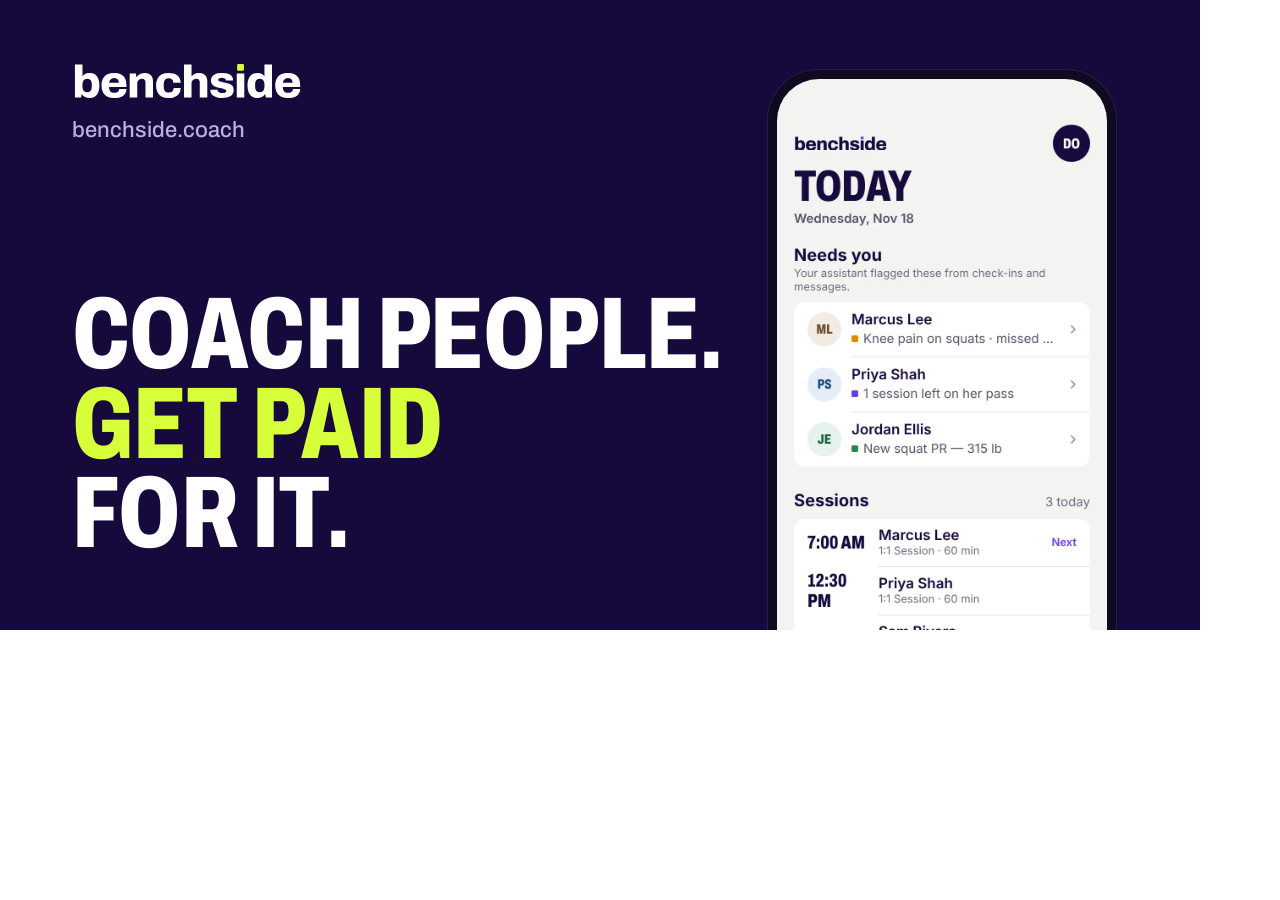
<file: _source/og.html>
<!doctype html><html><head><style>
@font-face{font-family:Archivo;src:url(/assets/fonts/archivo-var.woff2) format('woff2');font-weight:100 900;font-stretch:62% 125%}
body{margin:0}
.og{position:relative;width:1200px;height:630px;overflow:hidden;background:#160A3D;color:#fff;font-family:Inter,system-ui,sans-serif}
.og .wm{position:absolute;left:72px;top:64px;width:230px}
.og h1{position:absolute;left:72px;bottom:72px;margin:0;font-family:Archivo;font-stretch:72%;font-weight:800;font-size:102px;line-height:.88;letter-spacing:-.005em;text-transform:uppercase}
.og h1 .l{color:#D7FF3A}
.og .ph{position:absolute;right:84px;top:70px;width:330px;aspect-ratio:390/844;padding:9px;border-radius:50px;background:#0F0A1F;box-shadow:0 0 0 1px rgba(255,255,255,.08)}
.og .ph img{width:100%;height:100%;border-radius:42px;display:block}
.og .url{position:absolute;left:72px;top:118px;font-size:22px;color:#B9AEE6;font-family:Archivo;font-weight:500}
</style></head><body><div class="og" id="og">
<img class="wm" src="/assets/brand/wordmark-on-dark.svg" alt="">
<div class="url">benchside.coach</div>
<h1>Coach people.<br><span class="l">Get paid</span><br>for it.</h1>
<div class="ph"><img src="/assets/screens/coach-today.webp" alt=""></div>
</div></body></html>
</file>
<file: assets/site.css>
/* Benchside marketing site — one stylesheet, no framework. */

@font-face {
  font-family: "Archivo";
  src: url("/assets/fonts/archivo-var.woff2") format("woff2");
  font-weight: 100 900;
  font-stretch: 62% 125%;
  font-display: swap;
}

:root {
  --ground: #F4F4F2;
  --paper: #FFFFFF;
  --ink: #160A3D;
  --ink-2: #57546B;
  --ink-3: #6E6B80;
  --hair: #E3E1E8;
  --violet: #6C3BFF;
  --violet-press: #5428F0;
  --violet-soft: #EFEAFF;
  --violet-ink: #4B1FD6;
  --lime: #D7FF3A;
  --deep-2: #241552;
  --on-deep-2: #DCD3FF;
  --amber: #8A5000;
  --green: #17703D;

  --display: "Archivo", "Arial Narrow", "Helvetica Neue", Arial, sans-serif;
  --text: -apple-system, BlinkMacSystemFont, "SF Pro Text", "Segoe UI", Roboto, "Helvetica Neue", Arial, sans-serif;

  --gutter: clamp(16px, 4vw, 40px);
  --max: 1200px;
  --radius: 12px;
  --radius-lg: 20px;
}

*, *::before, *::after { box-sizing: border-box; }
html { -webkit-text-size-adjust: 100%; scroll-behavior: smooth; scroll-padding-top: 80px; }
@media (prefers-reduced-motion: reduce) { html { scroll-behavior: auto; } * { transition: none !important; animation: none !important; } }
body {
  margin: 0;
  background: var(--ground);
  color: var(--ink);
  font-family: var(--text);
  font-size: 17px;
  line-height: 1.5;
  -webkit-font-smoothing: antialiased;
  text-rendering: optimizeLegibility;
}
img, svg { display: block; max-width: 100%; }
a { color: var(--violet); text-underline-offset: 3px; }
a:hover { color: var(--violet-press); }
:focus-visible { outline: 3px solid var(--violet); outline-offset: 3px; border-radius: 6px; }
.on-deep :focus-visible, .on-violet :focus-visible { outline-color: var(--lime); }
p { margin: 0; text-wrap: pretty; }
h1, h2, h3 { margin: 0; text-wrap: balance; }

.skip { position: absolute; left: 12px; top: -60px; z-index: 100; padding: 10px 16px; border-radius: 10px; background: var(--ink); color: #fff; font-weight: 600; text-decoration: none; }
.skip:focus { top: 12px; color: #fff; }
.sr { position: absolute; width: 1px; height: 1px; overflow: hidden; clip: rect(0 0 0 0); white-space: nowrap; }

.wrap { width: 100%; max-width: calc(var(--max) + var(--gutter) * 2); margin: 0 auto; padding-inline: var(--gutter); }

/* ---------- type ---------- */
.display {
  font-family: var(--display);
  font-stretch: 72%;
  font-weight: 800;
  line-height: 0.88;
  letter-spacing: -0.005em;
  text-transform: uppercase;
}
.d-xxl { font-size: clamp(64px, 11.5vw, 156px); }
.d-xl { font-size: clamp(52px, 8vw, 112px); }
.d-l { font-size: clamp(44px, 5.6vw, 76px); }
.d-m { font-size: clamp(34px, 3.6vw, 48px); }
.d-s { font-size: 28px; line-height: 0.95; }
.violet { color: var(--violet); }
.dot { display: inline-block; width: 0.16em; height: 0.16em; margin-left: 0.04em; border-radius: 0.02em; background: var(--lime); vertical-align: baseline; }
.dot.v { background: var(--violet); }
.kicker { display: inline-flex; align-items: center; gap: 10px; font-size: 15px; font-weight: 600; color: var(--ink); }
.kicker::before { content: ""; width: 10px; height: 10px; border-radius: 2px; background: var(--violet); }
.on-deep .kicker, .on-violet .kicker { color: #fff; }
.on-deep .kicker::before, .on-violet .kicker::before { background: var(--lime); }
.lede { font-size: clamp(18px, 1.6vw, 21px); line-height: 1.5; color: var(--ink-2); max-width: 34em; }
.on-deep .lede { color: var(--on-deep-2); }
.on-violet .lede { color: #F1ECFF; }
.small { font-size: 15px; color: var(--ink-3); }
.on-deep .small { color: #B9AEE6; }
.label { font-size: 13px; font-weight: 600; letter-spacing: 0.06em; text-transform: uppercase; color: var(--ink-3); }
.num { font-family: var(--display); font-stretch: 72%; font-weight: 800; font-variant-numeric: tabular-nums; }

/* ---------- buttons ---------- */
.btn {
  display: inline-flex; align-items: center; justify-content: center; gap: 10px;
  min-height: 52px; padding: 0 26px; border-radius: 26px; border: 0;
  font: inherit; font-size: 17px; font-weight: 600; text-decoration: none; cursor: pointer;
  transition: background-color .15s ease, transform .15s ease;
}
.btn:active { transform: scale(0.98); }
.btn-primary { background: var(--violet); color: #fff; }
.btn-primary:hover { background: var(--violet-press); color: #fff; }
.btn-lime { background: var(--lime); color: var(--ink); }
.btn-lime:hover { background: #E3FF73; color: var(--ink); }
.btn-ghost { background: transparent; color: var(--ink); box-shadow: inset 0 0 0 1.5px #CFCBDA; }
.btn-ghost:hover { background: rgba(22,10,61,0.04); color: var(--ink); }
.on-deep .btn-ghost, .on-violet .btn-ghost { color: #fff; box-shadow: inset 0 0 0 1.5px rgba(255,255,255,0.35); }
.on-deep .btn-ghost:hover, .on-violet .btn-ghost:hover { background: rgba(255,255,255,0.08); color: #fff; }
.btn-sm { min-height: 40px; padding: 0 16px; border-radius: 20px; font-size: 15px; }
.btn svg { flex: none; }
.link-arrow { display: inline-flex; align-items: center; gap: 6px; min-height: 44px; font-weight: 600; text-decoration: none; }
.link-arrow::after { content: "→"; transition: transform .15s ease; }
.link-arrow:hover::after { transform: translateX(3px); }
.on-deep .link-arrow, .on-violet .link-arrow { color: #fff; }

/* ---------- header ---------- */
.site-header { position: sticky; top: env(safe-area-inset-top, 0px); z-index: 50; background: rgba(244,244,242,0.86); backdrop-filter: saturate(1.6) blur(16px); -webkit-backdrop-filter: saturate(1.6) blur(16px); border-bottom: 1px solid transparent; transition: border-color .2s ease; }
.site-header.scrolled { border-bottom-color: var(--hair); }
.site-header .wrap { display: flex; align-items: center; gap: 24px; min-height: 68px; }
.brand { display: flex; align-items: center; min-height: 44px; margin-right: auto; }
.brand img { width: 128px; height: auto; }
.nav { display: flex; align-items: center; gap: 4px; }
.nav a { display: inline-flex; align-items: center; min-height: 44px; padding: 0 12px; border-radius: 10px; color: var(--ink); font-size: 15px; font-weight: 500; text-decoration: none; }
.nav a:hover { background: rgba(22,10,61,0.05); color: var(--ink); }
.nav a[aria-current="page"] { color: var(--violet); }
.header-cta { display: flex; align-items: center; gap: 8px; }
.menu-btn { display: none; width: 44px; height: 44px; border: 0; border-radius: 22px; background: transparent; color: var(--ink); cursor: pointer; align-items: center; justify-content: center; }
.menu-btn:hover { background: rgba(22,10,61,0.06); }
.mobile-nav { display: none; }

@media (max-width: 860px) {
  .nav, .header-cta .signin { display: none; }
  .menu-btn { display: inline-flex; }
  .site-header .wrap { gap: 8px; }
  .brand img { width: 116px; }
  .mobile-nav { display: block; position: fixed; inset: 68px 0 0; z-index: 49; padding: 12px var(--gutter) 32px; background: var(--ground); overflow-y: auto; transform: translateY(-8px); opacity: 0; visibility: hidden; transition: opacity .18s ease, transform .18s ease, visibility .18s; }
  .mobile-nav.open { opacity: 1; transform: none; visibility: visible; }
  .mobile-nav a { display: flex; align-items: center; justify-content: space-between; min-height: 60px; border-bottom: 1px solid var(--hair); color: var(--ink); font-family: var(--display); font-stretch: 72%; font-weight: 800; font-size: 34px; text-transform: uppercase; text-decoration: none; }
  .mobile-nav .btn { margin-top: 24px; width: 100%; }
}

/* ---------- sections ---------- */
section { position: relative; }
.pad { padding-block: clamp(72px, 10vw, 140px); }
.pad-s { padding-block: clamp(48px, 6vw, 88px); }
.on-deep { background: var(--ink); color: #fff; }
.on-violet { background: var(--violet); color: #fff; }
.on-paper { background: var(--paper); }
.section-head { display: grid; gap: 20px; max-width: 820px; margin-bottom: clamp(40px, 5vw, 64px); }

/* ---------- phones ---------- */
.phone {
  position: relative; width: var(--w, 300px); flex: none;
  aspect-ratio: 390 / 844; padding: calc(var(--w, 300px) * 0.028);
  border-radius: calc(var(--w, 300px) * 0.15);
  background: #0F0A1F;
  box-shadow: 0 1px 0 rgba(255,255,255,0.08) inset, 0 30px 60px -20px rgba(22,10,61,0.45), 0 12px 24px -12px rgba(22,10,61,0.3);
}
.phone img { width: 100%; height: 100%; object-fit: cover; border-radius: calc(var(--w, 300px) * 0.125); background: var(--ground); }
.phone::after { content: ""; position: absolute; top: calc(var(--w, 300px) * 0.052); left: 50%; width: 30%; height: calc(var(--w, 300px) * 0.085); transform: translateX(-50%); border-radius: 999px; background: #0F0A1F; }

/* ---------- hero ---------- */
.hero { overflow: hidden; padding-top: clamp(40px, 6vw, 72px); }
.hero .wrap { display: grid; grid-template-columns: minmax(0, 1.05fr) minmax(0, 1fr); gap: clamp(32px, 4vw, 64px); align-items: center; }
.hero-copy { display: grid; gap: 28px; padding-bottom: clamp(48px, 7vw, 96px); }
.hero h1 { font-size: clamp(64px, 9.4vw, 136px); }
.hero-actions { display: flex; flex-wrap: wrap; align-items: center; gap: 12px 20px; }
.hero-note { display: flex; gap: 10px; align-items: flex-start; max-width: 30em; font-size: 15px; color: var(--ink-2); }
.hero-note::before { content: ""; flex: none; width: 8px; height: 8px; margin-top: 8px; border-radius: 2px; background: var(--violet); }
.hero-art { position: relative; height: clamp(600px, 55vw, 790px); }
.hero-art .phone.back { position: absolute; --w: clamp(220px, 21vw, 290px); right: 0; top: 0; }
.hero-art .phone.front { position: absolute; --w: clamp(240px, 23vw, 316px); left: 4%; top: 12%; }
.link-chip { position: absolute; z-index: 3; left: 0; bottom: 10%; display: flex; align-items: center; gap: 12px; padding: 10px 10px 10px 16px; border-radius: 16px; background: var(--paper); box-shadow: 0 16px 40px -12px rgba(22,10,61,0.35); }
.link-chip .lc-text { display: grid; line-height: 1.25; }
.link-chip .lc-text span:first-child { font-size: 12px; color: var(--ink-3); }
.link-chip .lc-text span:last-child { font-size: 15px; font-weight: 600; }
.link-chip .lc-tag { height: 32px; padding: 0 12px; border-radius: 16px; background: var(--lime); color: var(--ink); font-size: 13px; font-weight: 700; display: inline-flex; align-items: center; }

@media (max-width: 960px) {
  .hero .wrap { grid-template-columns: 1fr; }
  .hero-copy { padding-bottom: 0; }
  .hero { padding-bottom: 48px; }
  .hero-art { height: 610px; max-width: 520px; width: 100%; margin: 0 auto; }
}
@media (max-width: 480px) {
  .hero-art { height: 530px; }
  .hero-art .phone.back { --w: 196px; right: -6px; }
  .hero-art .phone.front { --w: 212px; left: 0; top: 14%; }
  .link-chip { bottom: 4%; left: auto; right: 0; }
}

/* ---------- steps ---------- */
.steps { display: grid; grid-template-columns: repeat(4, minmax(0, 1fr)); gap: 0; border-top: 1px solid rgba(255,255,255,0.14); }
.step { display: grid; align-content: start; gap: 12px; padding: 28px 28px 8px 0; }
.step + .step { padding-left: 28px; border-left: 1px solid rgba(255,255,255,0.14); }
.step .num { font-size: 56px; line-height: 0.9; color: var(--lime); }
.step h3 { font-size: 20px; line-height: 1.25; }
.step p { color: var(--on-deep-2); font-size: 16px; }
@media (max-width: 900px) {
  .steps { grid-template-columns: repeat(2, minmax(0, 1fr)); }
  .step:nth-child(3) { padding-left: 0; border-left: 0; }
  .step:nth-child(n+3) { border-top: 1px solid rgba(255,255,255,0.14); }
}
@media (max-width: 560px) {
  .steps { grid-template-columns: 1fr; }
  .step, .step + .step { padding: 24px 0 8px; border-left: 0; }
  .step + .step { border-top: 1px solid rgba(255,255,255,0.14); }
  .step { grid-template-columns: 64px minmax(0, 1fr); column-gap: 12px; }
  .step .num { grid-row: span 2; font-size: 48px; }
}

/* ---------- feature rows ---------- */
.feature { display: grid; grid-template-columns: minmax(0, 1fr) minmax(0, 1fr); gap: clamp(32px, 6vw, 96px); align-items: center; }
.feature + .feature { margin-top: clamp(80px, 10vw, 140px); }
.feature.flip .feature-art { order: -1; }
.feature-copy { display: grid; gap: 20px; max-width: 520px; }
.feature-copy .tag { justify-self: start; display: inline-flex; align-items: center; height: 28px; padding: 0 10px; border-radius: 8px; background: var(--violet-soft); color: var(--violet-ink); font-size: 13px; font-weight: 600; }
.feature-copy p { color: var(--ink-2); font-size: 18px; }
.facts { list-style: none; margin: 4px 0 0; padding: 0; display: grid; gap: 0; border-top: 1px solid var(--hair); }
.facts li { display: flex; gap: 12px; align-items: baseline; padding: 12px 0; border-bottom: 1px solid var(--hair); font-size: 16px; }
.facts li::before { content: ""; flex: none; width: 7px; height: 7px; border-radius: 1.5px; background: var(--violet); transform: translateY(-2px); }
.feature-art { position: relative; display: flex; justify-content: center; padding: clamp(28px, 4vw, 56px) 0; border-radius: var(--radius-lg); background: var(--paper); }
.feature-art .phone { --w: clamp(240px, 24vw, 300px); }
.feature-art.deep { background: var(--ink); }
.feature-art.soft { background: var(--violet-soft); }
@media (max-width: 860px) {
  .feature { grid-template-columns: 1fr; }
  .feature.flip .feature-art { order: 0; }
}

/* receipt (fee math) */
.feature-art.with-receipt { justify-content: flex-start; padding-left: clamp(24px, 7%, 64px); }
.feature-art.with-receipt .phone { --w: clamp(220px, 20vw, 260px); }
.receipt { position: absolute; z-index: 2; right: clamp(16px, 4%, 32px); bottom: 16%; width: min(250px, 46%); border-radius: var(--radius); background: var(--paper); box-shadow: 0 18px 40px -14px rgba(22,10,61,0.35); overflow: hidden; font-size: 15px; }
.receipt .r-row { display: flex; justify-content: space-between; gap: 12px; padding: 11px 16px; }
.receipt .r-row + .r-row { border-top: 1px solid var(--hair); }
.receipt .r-row span:first-child { color: var(--ink-2); }
.receipt .r-total { align-items: baseline; }
.receipt .r-total span:first-child { color: var(--ink); font-weight: 600; }
.receipt .r-total .num { font-size: 30px; line-height: 1; }
.receipt .r-elite { background: var(--violet-soft); color: var(--violet-ink); font-size: 13px; padding: 10px 16px; }
@media (max-width: 600px) {
  .feature-art.with-receipt { flex-direction: column; align-items: center; padding-left: 0; padding-bottom: 28px; }
  .receipt { position: relative; right: auto; bottom: auto; width: min(300px, 88%); margin-top: -64px; }
}

/* ---------- athlete band ---------- */
.screens-row { display: flex; gap: clamp(16px, 2vw, 28px); overflow-x: auto; scroll-snap-type: x mandatory; padding: 8px var(--gutter) 24px; margin-inline: calc(var(--gutter) * -1); scrollbar-width: none; }
.screens-row::-webkit-scrollbar { display: none; }
.screens-row figure { margin: 0; scroll-snap-align: center; display: grid; gap: 16px; }
.screens-row .phone { --w: clamp(220px, 21vw, 270px); }
.screens-row figcaption { max-width: var(--w, 260px); font-size: 15px; color: var(--on-deep-2); }
.screens-row figcaption b { display: block; color: #fff; font-weight: 600; }
@media (min-width: 1180px) { .screens-row { justify-content: space-between; overflow: visible; margin-inline: 0; padding-inline: 0; } }

/* ---------- trust ---------- */
.trust { display: grid; grid-template-columns: repeat(2, minmax(0, 1fr)); gap: 0 clamp(32px, 5vw, 80px); counter-reset: t; }
.trust li { list-style: none; display: grid; grid-template-columns: 56px minmax(0, 1fr); gap: 16px; padding: 28px 0; border-top: 1px solid var(--hair); counter-increment: t; }
.trust li::before { content: counter(t, decimal-leading-zero); font-family: var(--display); font-stretch: 72%; font-weight: 800; font-size: 34px; line-height: 0.9; color: var(--violet); }
.trust h3 { font-size: 20px; line-height: 1.3; margin-bottom: 6px; }
.trust p { color: var(--ink-2); font-size: 16px; }
.trust { padding: 0; margin: 0; }
@media (max-width: 760px) { .trust { grid-template-columns: 1fr; } }

/* ---------- plans ---------- */
.plans { display: grid; grid-template-columns: repeat(3, minmax(0, 1fr)); gap: 16px; }
.plan { display: grid; align-content: start; gap: 18px; padding: 28px; border-radius: var(--radius-lg); background: var(--paper); box-shadow: inset 0 0 0 1px var(--hair); }
.plan.featured { background: var(--ink); color: #fff; box-shadow: none; }
.plan .plan-name { display: flex; align-items: center; justify-content: space-between; gap: 8px; font-size: 17px; font-weight: 600; }
.plan .badge { display: inline-flex; align-items: center; height: 26px; padding: 0 10px; border-radius: 8px; background: var(--violet-soft); color: var(--violet-ink); font-size: 12px; font-weight: 700; letter-spacing: 0.02em; }
.plan.featured .badge { background: var(--lime); color: var(--ink); }
.plan .price { display: flex; align-items: baseline; gap: 8px; }
.plan .price .num { font-size: 64px; line-height: 0.9; }
.plan .price span:last-child { font-size: 15px; color: var(--ink-3); }
.plan.featured .price span:last-child { color: #B9AEE6; }
.plan .fee { font-size: 15px; font-weight: 600; }
.plan .fee b { color: var(--violet); }
.plan.featured .fee b { color: var(--lime); }
.plan ul { list-style: none; margin: 0; padding: 0; display: grid; gap: 10px; font-size: 15px; color: var(--ink-2); }
.plan.featured ul { color: var(--on-deep-2); }
.plan li { display: grid; grid-template-columns: 18px minmax(0, 1fr); gap: 8px; }
.plan li::before { content: ""; width: 12px; height: 7px; margin-top: 6px; border-left: 2px solid var(--violet); border-bottom: 2px solid var(--violet); transform: rotate(-45deg); }
.plan.featured li::before { border-color: var(--lime); }
.plan .btn { width: 100%; }
.plan .plan-foot { font-size: 13px; color: var(--ink-3); }
.plan.featured .plan-foot { color: #B9AEE6; }
@media (max-width: 900px) { .plans { grid-template-columns: 1fr; max-width: 520px; } }

/* ---------- FAQ ---------- */
.faq { border-top: 1px solid var(--hair); }
.faq details { border-bottom: 1px solid var(--hair); }
.faq summary { display: flex; align-items: center; justify-content: space-between; gap: 16px; min-height: 64px; padding: 14px 0; cursor: pointer; list-style: none; font-size: 18px; font-weight: 600; }
.faq summary::-webkit-details-marker { display: none; }
.faq summary::after { content: ""; flex: none; width: 12px; height: 12px; border-right: 2.5px solid var(--ink); border-bottom: 2.5px solid var(--ink); transform: rotate(45deg) translate(-3px, -3px); transition: transform .2s ease; }
.faq details[open] summary::after { transform: rotate(-135deg) translate(-3px, -3px); }
.faq .answer { padding: 0 0 22px; max-width: 46em; color: var(--ink-2); display: grid; gap: 10px; }
.faq-grid { display: grid; grid-template-columns: minmax(0, 0.8fr) minmax(0, 1.2fr); gap: clamp(32px, 6vw, 96px); align-items: start; }
@media (max-width: 860px) { .faq-grid { grid-template-columns: 1fr; } }

/* ---------- final CTA ---------- */
.final { overflow: hidden; }
.final { padding-bottom: 0; }
.final .wrap { display: grid; grid-template-columns: minmax(0, 1.2fr) minmax(0, 0.8fr); gap: 32px; align-items: end; }
.final-copy { display: grid; gap: 28px; justify-items: start; padding-bottom: clamp(72px, 10vw, 140px); }
.final .d-xl { max-width: 10ch; }
.final-art { position: relative; height: clamp(360px, 36vw, 480px); overflow: hidden; display: flex; justify-content: center; }
.final-art .phone { --w: clamp(240px, 24vw, 300px); position: absolute; top: 0; box-shadow: 0 40px 80px -20px rgba(22,10,61,0.55); }
@media (max-width: 860px) { .final .wrap { grid-template-columns: minmax(0, 1fr); } .final-copy { padding-bottom: 8px; } .final-art { height: 340px; } }

/* ---------- footer ---------- */
.site-footer { background: var(--ink); color: #fff; padding-block: 64px 40px; }
.site-footer .wrap { display: grid; gap: 48px; }
.foot-top { display: grid; grid-template-columns: minmax(0, 1.2fr) repeat(3, minmax(0, 1fr)); gap: 32px; }
.foot-brand { display: grid; gap: 14px; align-content: start; }
.foot-brand img { width: 150px; height: auto; }
.foot-brand p { color: #B9AEE6; font-size: 15px; max-width: 22em; }
.foot-col h2 { font-size: 13px; font-weight: 600; letter-spacing: 0.06em; text-transform: uppercase; color: #B9AEE6; margin-bottom: 8px; }
.foot-col ul { list-style: none; margin: 0; padding: 0; }
.foot-col a { display: inline-flex; align-items: center; min-height: 40px; color: #fff; text-decoration: none; font-size: 15px; }
.foot-col a:hover { color: var(--lime); }
.foot-bottom { display: flex; flex-wrap: wrap; justify-content: space-between; gap: 12px; padding-top: 24px; border-top: 1px solid rgba(255,255,255,0.14); font-size: 13px; color: #B9AEE6; }
@media (max-width: 860px) { .foot-top { grid-template-columns: repeat(2, minmax(0, 1fr)); } .foot-brand { grid-column: 1 / -1; } }

/* ---------- pricing page ---------- */
.page-hero { padding-block: clamp(48px, 7vw, 96px) clamp(40px, 5vw, 64px); }
.page-hero .wrap { display: grid; gap: 24px; }
.calc { display: grid; grid-template-columns: minmax(0, 1fr); gap: clamp(24px, 3vw, 40px); padding: clamp(24px, 4vw, 48px); border-radius: var(--radius-lg); background: var(--paper); box-shadow: inset 0 0 0 1px var(--hair); }
.calc-input { display: grid; grid-template-columns: minmax(0, 1fr) minmax(0, 1fr); gap: 14px 32px; align-items: end; }
.calc-input label { grid-column: 1 / -1; }
.calc-controls { display: grid; gap: 12px; }
@media (max-width: 760px) { .calc-input { grid-template-columns: minmax(0, 1fr); } }
.calc-input label { font-size: 15px; font-weight: 600; }
.money-input { display: flex; align-items: center; gap: 6px; height: 84px; padding: 0 20px; border-radius: var(--radius); background: var(--ground); }
.money-input:focus-within { box-shadow: inset 0 0 0 2px var(--violet); }
.money-input span, .money-input input { font-family: var(--display); font-stretch: 72%; font-weight: 800; font-size: 52px; color: var(--ink); }
.money-input span { color: var(--ink-3); }
.money-input input { flex: 1; width: 100%; min-width: 0; height: 100%; border: 0; background: transparent; padding: 0; outline: none; font-variant-numeric: tabular-nums; }
input[type="range"] { width: 100%; height: 44px; accent-color: var(--violet); margin: 0; }
.seg { display: inline-grid; grid-auto-flow: column; gap: 2px; padding: 2px; border-radius: var(--radius); background: #E6E4EC; justify-self: start; }
.seg button { min-height: 40px; padding: 0 16px; border: 0; border-radius: 10px; background: transparent; color: var(--ink); font: inherit; font-size: 15px; font-weight: 500; cursor: pointer; }
.seg button[aria-pressed="true"] { background: var(--paper); font-weight: 600; box-shadow: 0 1px 3px rgba(13,11,20,0.14); }
.calc-out { display: grid; grid-template-columns: repeat(3, minmax(0, 1fr)); gap: 12px; }
.keep { display: grid; gap: 6px; align-content: start; padding: 20px; border-radius: var(--radius); background: var(--ground); }
.keep.best { background: var(--ink); color: #fff; }
.keep .k-name { font-size: 15px; font-weight: 600; display: flex; justify-content: space-between; gap: 8px; }
.keep .k-name i { font-style: normal; font-size: 12px; font-weight: 700; padding: 2px 8px; border-radius: 6px; background: var(--lime); color: var(--ink); }
.keep .k-label { font-size: 13px; color: var(--ink-3); margin-top: 8px; }
.keep.best .k-label, .keep.best .k-sub { color: #B9AEE6; }
.keep .num { font-size: clamp(34px, 3.4vw, 44px); line-height: 1; }
.keep .k-sub { font-size: 13px; color: var(--ink-3); line-height: 1.45; }
.calc-summary { grid-column: 1 / -1; padding-top: 20px; border-top: 1px solid var(--hair); color: var(--ink-2); font-size: 16px; }
@media (max-width: 960px) { .calc { grid-template-columns: minmax(0, 1fr); } }
.calc-input, .calc-out, .keep { min-width: 0; }
@media (max-width: 640px) { .calc-out { grid-template-columns: 1fr; } }

.table-wrap { overflow-x: auto; border-radius: var(--radius-lg); background: var(--paper); box-shadow: inset 0 0 0 1px var(--hair); }
table.compare { width: 100%; min-width: 640px; border-collapse: collapse; font-size: 15px; }
.compare th, .compare td { padding: 16px 20px; text-align: left; border-bottom: 1px solid var(--hair); vertical-align: top; }
.compare thead th { font-size: 15px; font-weight: 600; background: var(--paper); }
.compare tbody th { font-weight: 500; color: var(--ink-2); width: 34%; }
.compare tr:last-child th, .compare tr:last-child td { border-bottom: 0; }
.compare .yes { color: var(--green); font-weight: 600; }
.compare .no { color: var(--ink-3); }

/* ---------- support page ---------- */
.search { position: relative; max-width: 560px; }
.search input { width: 100%; height: 56px; padding: 0 20px 0 50px; border: 0; border-radius: 28px; background: var(--paper); box-shadow: inset 0 0 0 1px var(--hair); font: inherit; font-size: 17px; color: var(--ink); }
.search input:focus { outline: none; box-shadow: inset 0 0 0 2px var(--violet); }
.search svg { position: absolute; left: 18px; top: 50%; transform: translateY(-50%); color: var(--ink-3); }
.help-grid { display: grid; grid-template-columns: 260px minmax(0, 1fr); gap: clamp(32px, 5vw, 72px); align-items: start; }
.help-nav { position: sticky; top: 92px; display: grid; gap: 20px; }
.help-nav h2 { font-size: 13px; font-weight: 600; letter-spacing: 0.06em; text-transform: uppercase; color: var(--ink-3); margin-bottom: 4px; }
.help-nav ul { list-style: none; margin: 0; padding: 0; }
.help-nav a { display: flex; align-items: center; min-height: 40px; color: var(--ink); text-decoration: none; font-size: 15px; }
.help-nav a:hover { color: var(--violet); }
.help-group + .help-group { margin-top: 56px; }
.help-group > .label { display: block; margin-bottom: 6px; }
.help-group h2 { font-family: var(--display); font-stretch: 72%; font-weight: 800; font-size: 36px; line-height: 0.95; text-transform: uppercase; margin-bottom: 12px; }
.no-results { display: none; padding: 24px; border-radius: var(--radius); background: var(--paper); color: var(--ink-2); }
.contact { display: grid; grid-template-columns: minmax(0, 0.9fr) minmax(0, 1.1fr); gap: clamp(24px, 4vw, 56px); padding: clamp(24px, 4vw, 48px); border-radius: var(--radius-lg); background: var(--ink); color: #fff; }
.contact form { display: grid; gap: 14px; }
.field { display: grid; gap: 6px; }
.field label, .field legend { font-size: 14px; font-weight: 600; color: #DCD3FF; }
.field input, .field textarea { width: 100%; padding: 14px 16px; border: 0; border-radius: var(--radius); background: rgba(255,255,255,0.08); box-shadow: inset 0 0 0 1px rgba(255,255,255,0.16); color: #fff; font: inherit; font-size: 17px; }
.field textarea { min-height: 120px; resize: vertical; }
.field input:focus, .field textarea:focus { outline: none; box-shadow: inset 0 0 0 2px var(--lime); }
fieldset.field { border: 0; margin: 0; padding: 0; }
.chips { display: flex; flex-wrap: wrap; gap: 8px; }
.chips label { position: relative; }
.chips input { position: absolute; opacity: 0; inset: 0; }
.chips span { display: inline-flex; align-items: center; min-height: 40px; padding: 0 16px; border-radius: 20px; box-shadow: inset 0 0 0 1px rgba(255,255,255,0.28); font-size: 15px; color: #fff; cursor: pointer; }
.chips input:checked + span { background: var(--lime); color: var(--ink); box-shadow: none; font-weight: 600; }
.chips input:focus-visible + span { outline: 3px solid var(--lime); outline-offset: 2px; }
@media (max-width: 860px) { .help-grid, .contact { grid-template-columns: 1fr; } .help-nav { position: static; } }

/* ---------- legal pages ---------- */
.legal { display: grid; grid-template-columns: 260px minmax(0, 1fr); gap: clamp(32px, 5vw, 72px); align-items: start; }
.toc { position: sticky; top: 92px; display: grid; gap: 4px; font-size: 14px; }
.toc a { display: flex; align-items: center; min-height: 34px; color: var(--ink-2); text-decoration: none; }
.toc a:hover { color: var(--violet); }
.legal-body { max-width: 720px; display: grid; gap: 20px; }
.legal-body h2 { font-size: 22px; line-height: 1.3; margin-top: 28px; scroll-margin-top: 92px; }
.legal-body h3 { font-size: 17px; margin-top: 8px; }
.legal-body p, .legal-body li { color: #2E2A45; font-size: 16px; line-height: 1.65; }
.legal-body ul { margin: 0; padding-left: 20px; display: grid; gap: 8px; }
.legal-body strong { color: var(--ink); }
.plain { padding: 24px 28px; border-radius: var(--radius-lg); background: var(--paper); box-shadow: inset 0 0 0 1px var(--hair); display: grid; gap: 10px; }
.plain h2 { margin-top: 0; }
.callout { padding: 18px 20px; border-radius: var(--radius); background: #FFF4E0; color: #5B3500; font-size: 15px; }
.callout strong { color: #5B3500; }
.updated { font-size: 15px; color: var(--ink-3); }
@media (max-width: 860px) { .legal { grid-template-columns: 1fr; } .toc { position: static; padding: 16px 20px; border-radius: var(--radius); background: var(--paper); } }

/* ---------- 404 ---------- */
.lost { min-height: 70vh; display: grid; align-content: center; gap: 24px; }

/* ---------- reveal ---------- */
@media (prefers-reduced-motion: no-preference) {
  .js .reveal { opacity: 0; transform: translateY(16px); transition: opacity .6s ease, transform .6s ease; }
  .js .reveal.in { opacity: 1; transform: none; }
}
</file>
